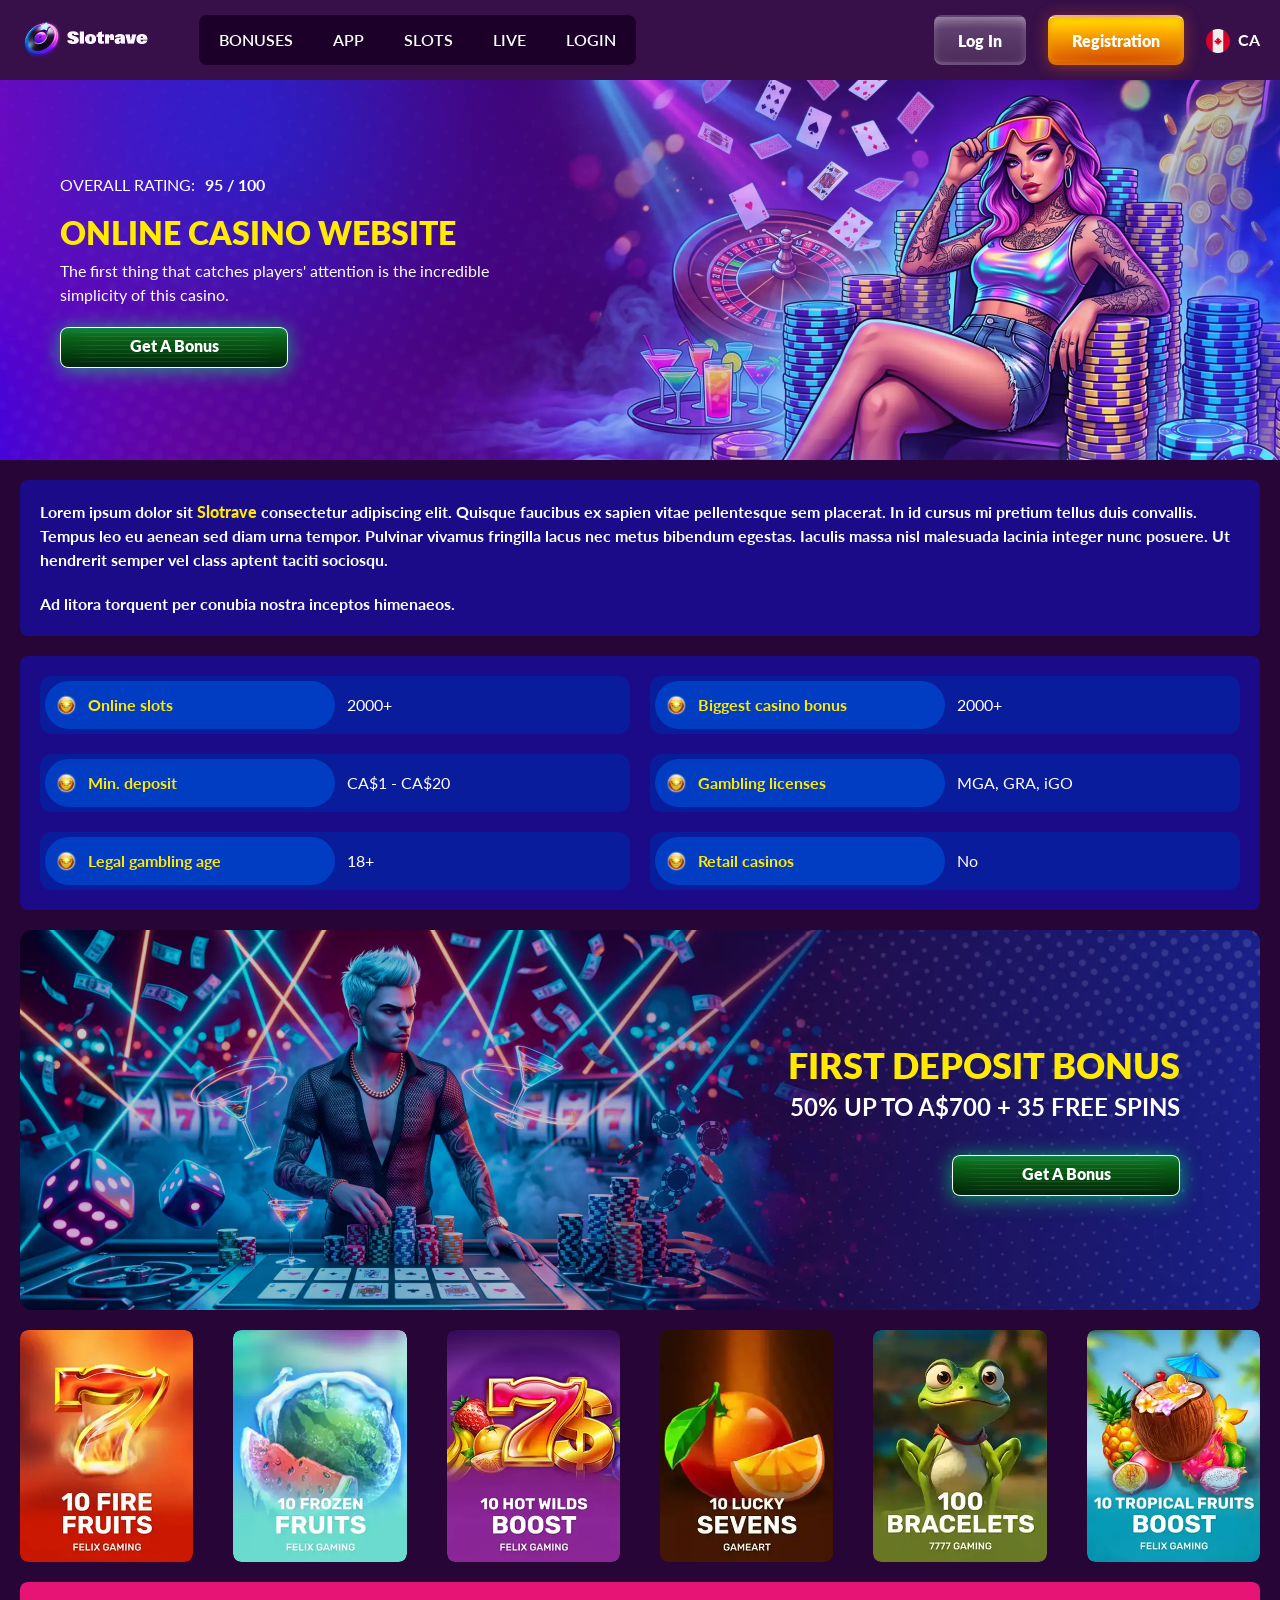
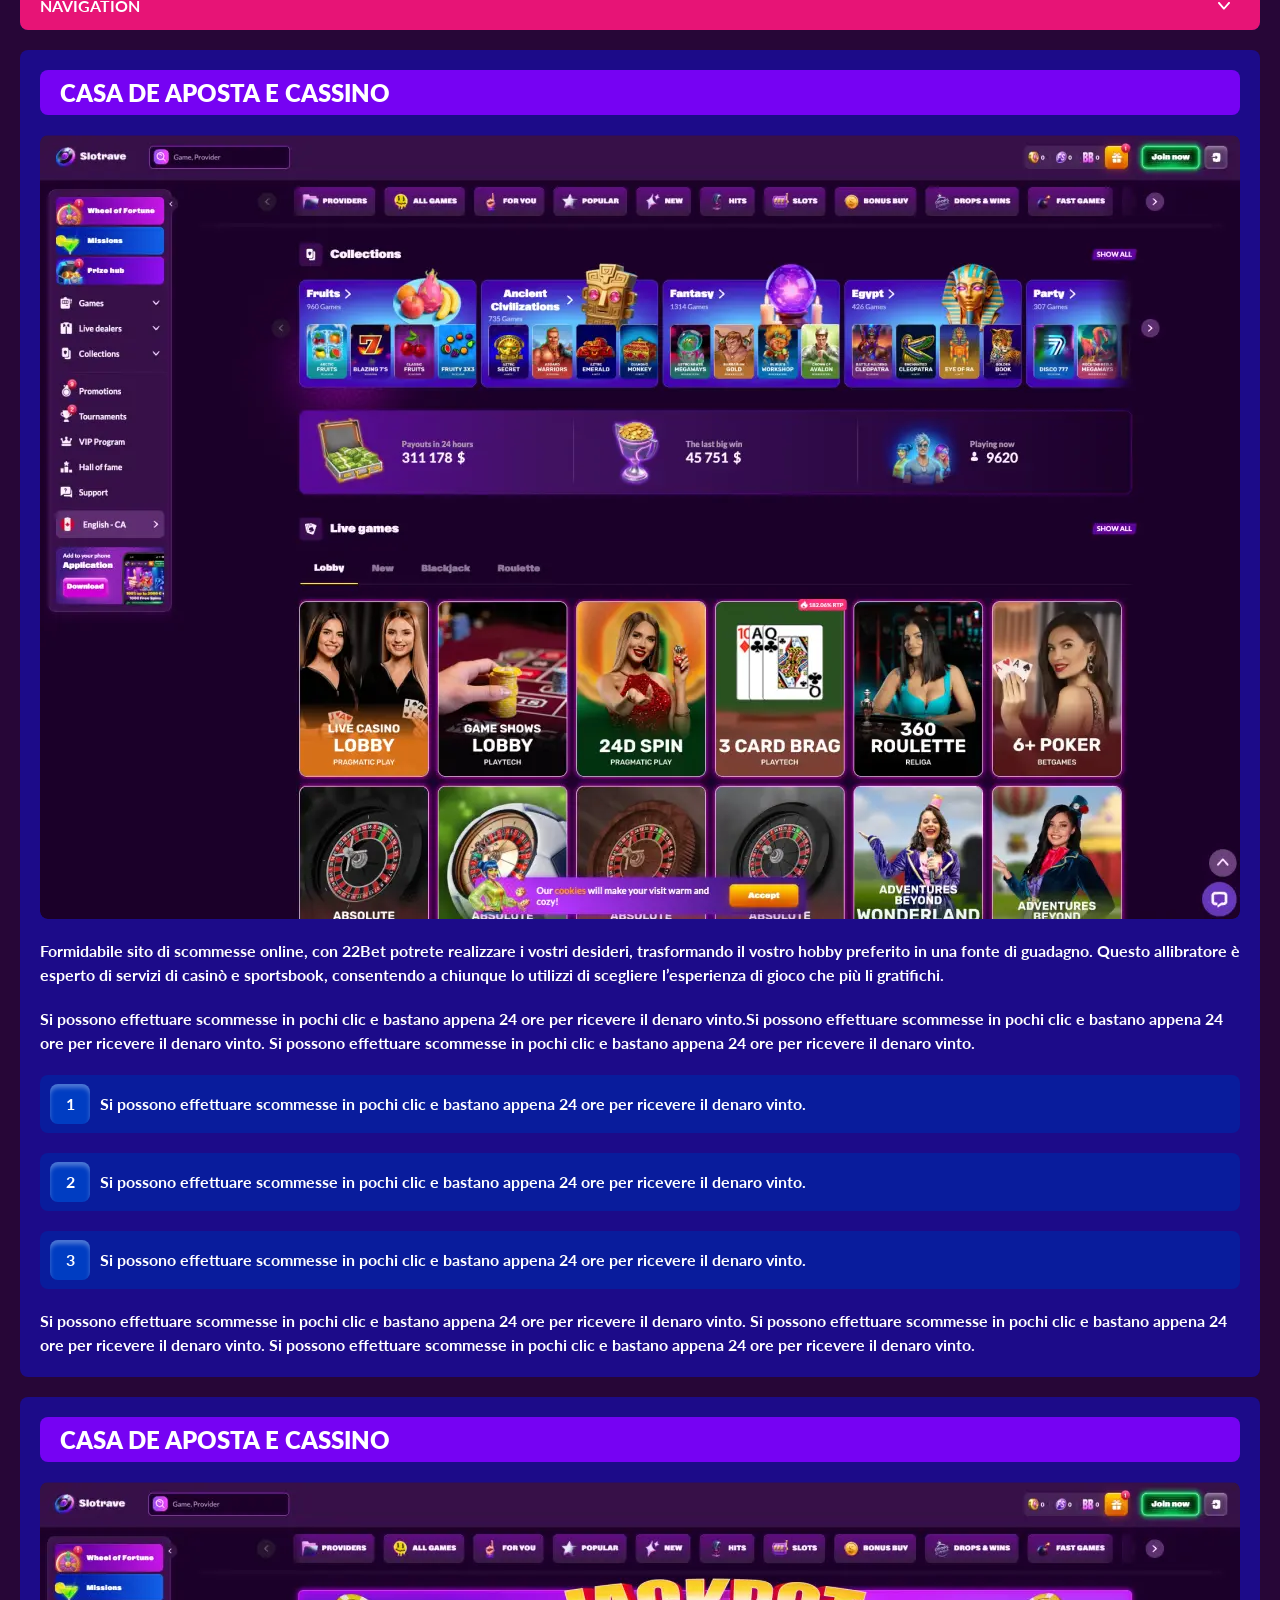
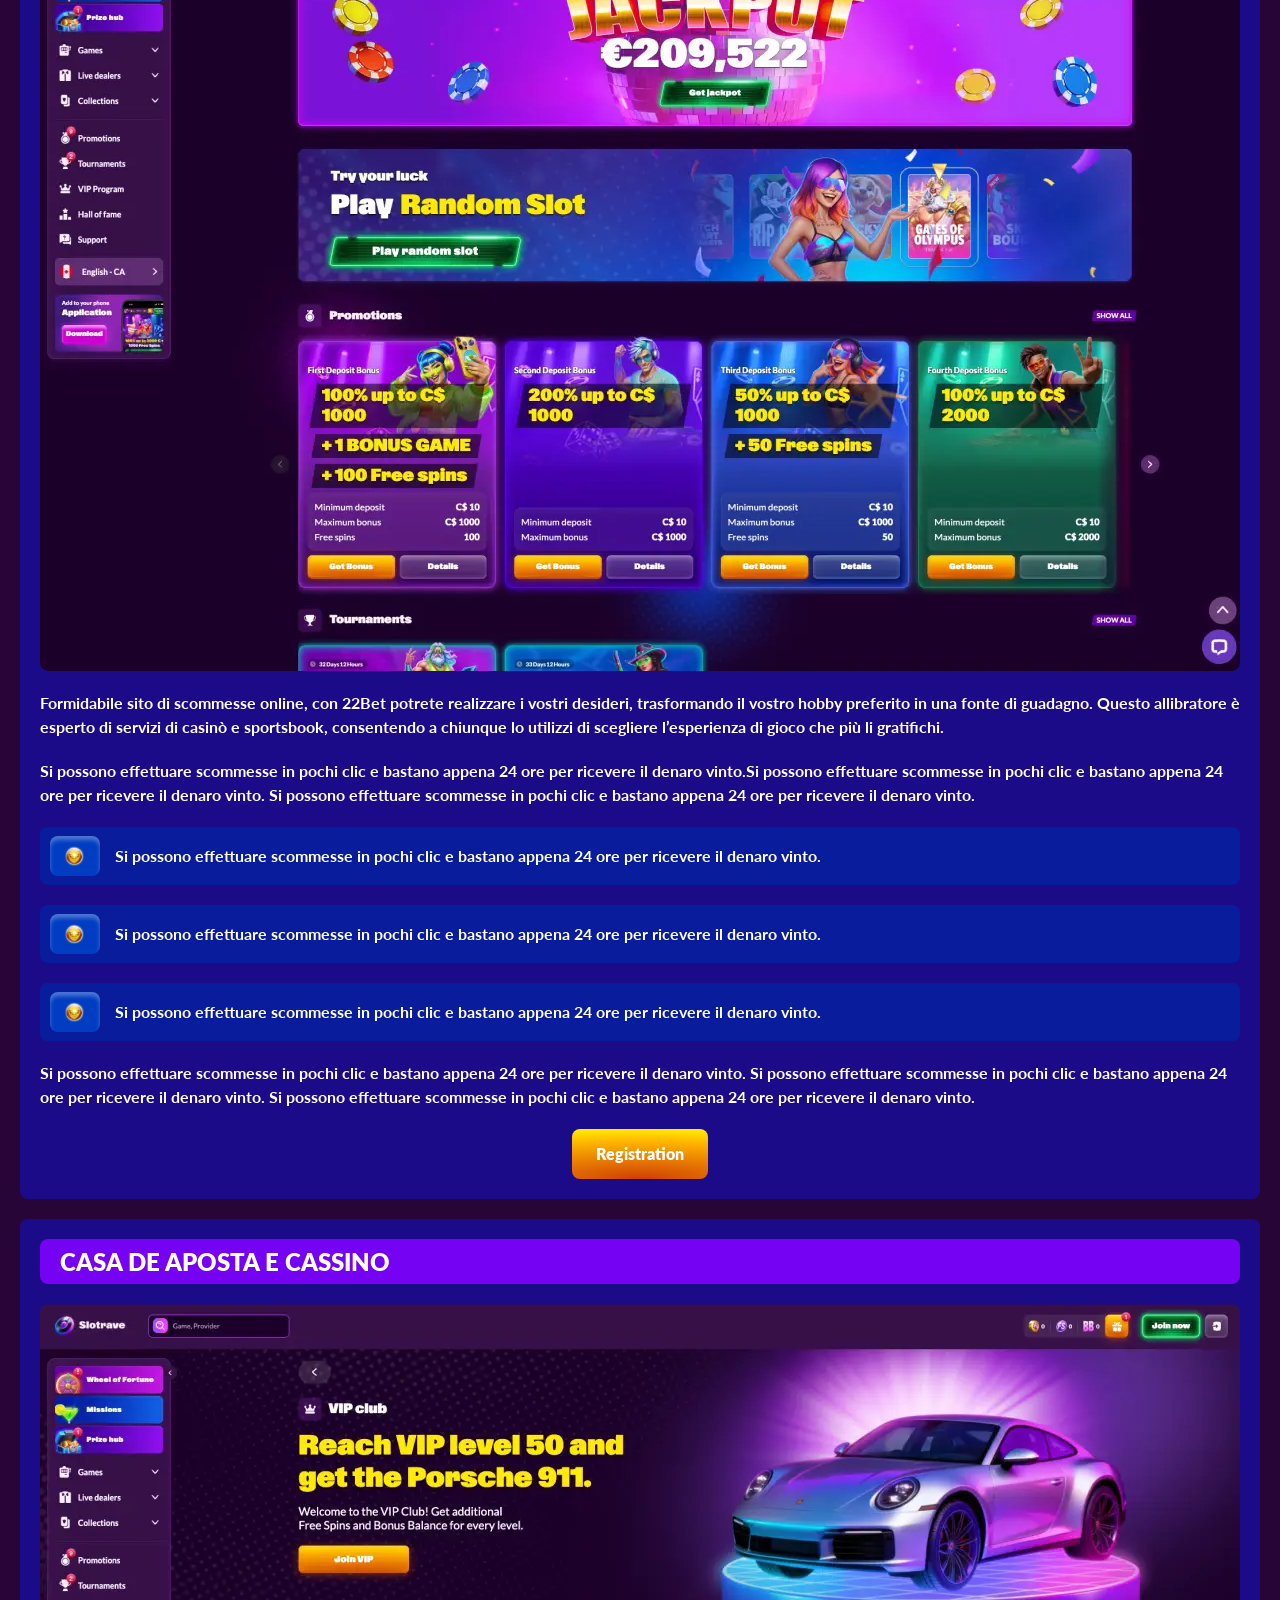
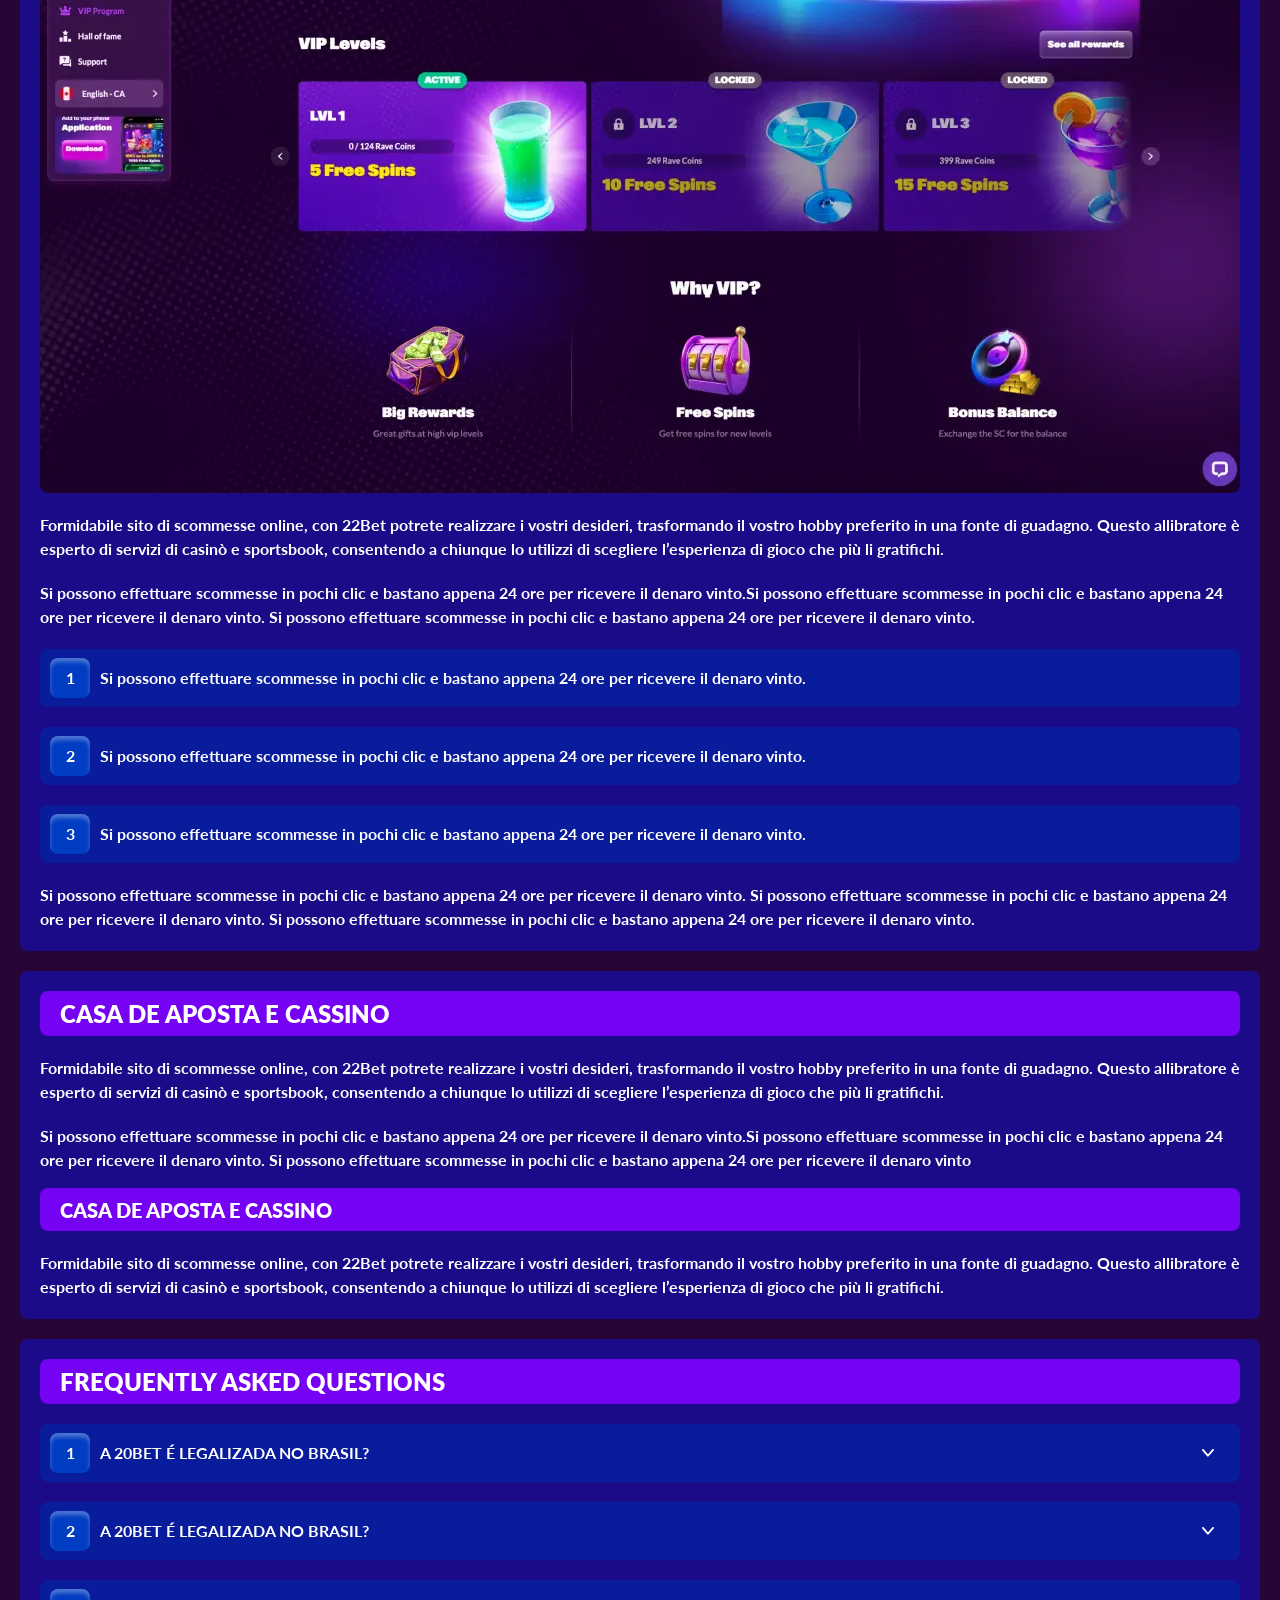
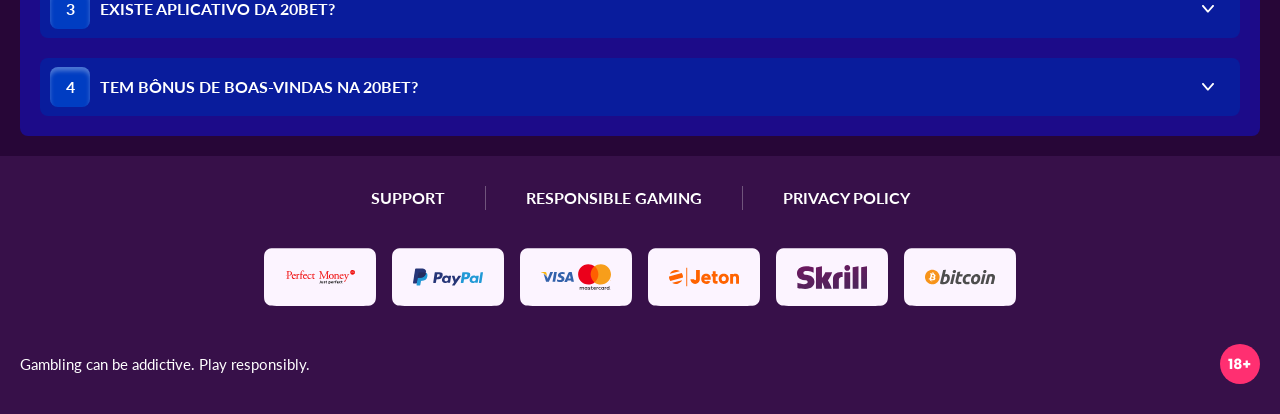
<file: index.html>
<!DOCTYPE html>
<html lang="ca">
  <head>
    <meta charset="UTF-8" />
   
    <meta name="viewport" content="width=device-width, initial-scale=1.0" />
    <title>Slotrave </title>
    <meta name="description" content />
    <meta property="og:site_name" content />
    <meta property="og:title" content />
    <meta property="og:type" content="website" />
    <meta property="og:url" content />
    <meta property="og:image" content />
    <meta property="og:image:alt" content />
    <meta property="og:locale" content="ca" />
    <meta property="og:description" content />
    <link rel="preconnect" href="https://fonts.googleapis.com" />
    <link rel="preconnect" href="https://fonts.gstatic.com" crossorigin="anonymous" />
 <link href="https://fonts.googleapis.com/css2?family=Lato:ital,wght@0,100;0,300;0,400;0,700;0,900;1,100;1,300;1,400;1,700;1,900&display=swap" rel="stylesheet">
   <link rel="stylesheet" href="./css/reset.css" />
    <link rel="stylesheet" href="./css/main.css" />
    <link rel="stylesheet" href="./css/media.css"/>
    <link rel="icon" href="./images/Group.png" type="image/x-icon"/>
    <script
    src="https://code.jquery.com/jquery-3.6.1.min.js"
    integrity="sha256-o88AwQnZB+VDvE9tvIXrMQaPlFFSUTR+nldQm1LuPXQ="
    crossorigin="anonymous"
  ></script>
  </head>
  <body>
    <header class="header">
      <section class="content header__content">
        <a href="./index.html" class="logo header__logo"
          ><img src="./images/logo.png" alt="logo" title
        /></a>
        <button class="header__btn-menu" >
          <svg width="16px" height="16px" viewBox="0 0 16 16" xmlns="http://www.w3.org/2000/svg">
              <rect y="0" width="16" height="3" rx="1.5"></rect>
              <rect y="6.5" width="16" height="3" rx="1.5"></rect>
              <rect y="13" width="16" height="3" rx="1.5"></rect>
            </svg>
        </button>

          <nav class="menu header__menu">
            <ul class="header__menu-list">
                
              <li class="" >
            
                <a href="./bonus.html" >
                <span>Bonuses</span>
              </a>
            
              </a>
            </li>
              <li>
                <a href="./app.html">
                 App
                </a>
              </li>
               <li>
                <a href="./slots.html">
               Slots
                </a>
              </li>
               <li>
                <a href="./live.html">
                live
                </a>
              </li>
               <li>
                <a href="./login.html">
                login
                </a>
              </li>
              
             
            </ul>
            <div class="header__button header__button-menu " >
              <a href="#" class="button  button__login-menu">log in</a>
              <a href="#" class="button button__menu">registration</a>
            </div>
           
          </nav>
            <a href="#" class="button button__login">log in</a>
            <a href="#" class="button button__singup">registration</a>
            <!-- <div id="clock" class="header__time">00:00</div> -->
            <a href="#" class="header__flag">
                <span><img src="./images/flag.png" alt="flag" title /></span>
                <span>ca</span>
              </a>
      </section>
    </header>
     <main class="main home main-page">
        <section class=" hero hero__page">
           
            <div class="background">
              <img src="./images/main/bg-main.webp" alt="hero" title />
              
            </div>
            <div class="hero__wrapper">
              <div class="hero__data">
                <div class="hero__rating" >
                  <p>Overall Rating:</p>
                 
                  <span >
                    <span >95</span>
                  <span>/</span> 
                  <span >100</span>
                  
                  </span>
                </div>
                <h1 class="title general hero__title">
                 Online Casino Website
                </h1>
                <p class="hero__text">The first thing that catches players' attention is the incredible simplicity of this casino.</p>
                <a href="#" class="button  hero__button">Get a Bonus</a>
               
              </div>
             
            </div>
          </section>
      <section class="main__wrap main__wrap-page">
       
       <section class="content__wrapper content__wrapper-page">

         
        
       
          <section class="content article">
            <p>
             Lorem ipsum dolor sit <a href="#">Slotrave</a> consectetur adipiscing elit. Quisque faucibus ex sapien vitae pellentesque sem placerat. In id cursus mi pretium tellus duis convallis. Tempus leo eu aenean sed diam urna tempor. Pulvinar vivamus fringilla lacus nec metus bibendum egestas. Iaculis massa nisl malesuada lacinia integer nunc posuere. Ut hendrerit semper vel class aptent taciti sociosqu.
            </p>
            <p>
             Ad litora torquent per conubia nostra inceptos himenaeos.
            </p>
          </section>
      <section class="content features">
           
              <table class="features__table">
               <tbody class="features__group">
                 
                   <tr>
                   <td><img src="./images/main/features-icon.webp" alt="icon" title>Online slots</td>
                   <td>2000+</td>
                  </tr>
                  <tr>
                   <td><img src="./images/main/features-icon.webp" alt="icon" title>Biggest casino bonus</td>
                   <td>2000+</td>
                  </tr>
                  <tr>
                   <td><img src="./images/main/features-icon.webp" alt="icon" title>Min. deposit</td>
                   <td>CA$1 - CA$20</td>
                  </tr>
              
                     <tr>
                     <td><img src="./images/main/features-icon.webp" alt="icon" title>Gambling licenses</td>
                     <td>MGA, GRA, iGO</td>
                   </tr>
                   <tr>
                     <td><img src="./images/main/features-icon.webp" alt="icon" title>Legal gambling age</td>
                     <td>18+</td>
                   </tr>
                   <tr>
                     <td><img src="./images/main/features-icon.webp" alt="icon" title>Retail casinos</td>
                     <td>No</td>
                   </tr>
                
               </tbody>
             </table>
            
         
           </section>  

        
             
             <section class="content banner banner-main">
            <div class="background ">
              
              <img src="./images/main/banner-main.webp" alt="banner" title />
              
            </div>
            <div class="banner__info">
              
              <h2 class="title high banner__title-main">
                  
               first Deposit Bonus
              </h2>
            <p class="banner__subtitle">50% up to A$700 + 35 Free spins</p>
              <a href="#" class="button banner__button">Get a Bonus</a>
            </div>
          </section>
          
           <section class="content casino">
           
              <ul class="casino__list ">
                <li class="casino__item">
                    <a href="#"><div class="casino__wrapper">
                      <img class="casino__img" src="./images/main/card-main1.webp" alt="" title>
                    <div class="casino__hover casino__hover-live">
                        
                        <div class="casino-box">
                            
                        <span  class="button  casino__buttons"><img src="./images/card-button.svg" alt="" title></span>
                        </div>
                    </div>
                    </div>
                    </a>
                </li>
                <li class="casino__item">
                  <a href="#"><div class="casino__wrapper">
                      <img class="casino__img" src="./images/main/card-main2.webp" alt="" title>
                    <div class="casino__hover casino__hover-live">
                        
                        <div class="casino-box">
                            
                        <span  class="button  casino__buttons"><img src="./images/card-button.svg" alt="" title></span>
                        </div>
                    </div>
                    </div>
                    </a>
              </li>
              <li class="casino__item">
              <a href="#"><div class="casino__wrapper">
                      <img class="casino__img" src="./images/main/card-main3.webp" alt="" title>
                    <div class="casino__hover casino__hover-live">
                        
                        <div class="casino-box">
                            
                        <span  class="button  casino__buttons"><img src="./images/card-button.svg" alt="" title></span>
                        </div>
                    </div>
                    </div>
                    </a>
            </li>
             <li class="casino__item">
                <a href="#"><div class="casino__wrapper">
                      <img class="casino__img" src="./images/main/card-main4.webp" alt="" title>
                    <div class="casino__hover casino__hover-live">
                        
                        <div class="casino-box">
                            
                        <span  class="button  casino__buttons"><img src="./images/card-button.svg" alt="" title></span>
                        </div>
                    </div>
                    </div>
                    </a>
            </li>
             <li class="casino__item">
                <a href="#"><div class="casino__wrapper">
                      <img class="casino__img" src="./images/main/card-main5.webp" alt="" title>
                    <div class="casino__hover casino__hover-live">
                        
                        <div class="casino-box">
                            
                        <span  class="button  casino__buttons"><img src="./images/card-button.svg" alt="" title></span>
                        </div>
                    </div>
                    </div>
                    </a>
            </li>
             <li class="casino__item">
                <a href="#"><div class="casino__wrapper">
                      <img class="casino__img" src="./images/main/card-main6.webp" alt="" title>
                    <div class="casino__hover casino__hover-live">
                        
                        <div class="casino-box">
                            
                        <span  class="button  casino__buttons"><img src="./images/card-button.svg" alt="" title></span>
                        </div>
                    </div>
                    </div>
                    </a>
            </li>
        

              </ul>
         </section>
              <section class="content menu-review__content">
              

            
                <div class="menu__review-desk menu__review-content">Navigation</div>
                <ul class="menu__review menu__review-list">
                  <li><a href="#">Lorem ipsum dolor sit</a></li>
                    <li><a href="#">Amet consectetur adipiscing</a></li>
                      <li><a href="#">Quisque faucibus ex sapien vitae</a></li>
                        <li><a href="#">Ut hendrerit sempero</a></li>
                          <li><a href="#">Pulvinar vivamus fringilla</a></li>
                           <li><a href="#">Ad litora torquent per conubia</a></li>
                         
                          
                </ul>
             
          
          </section>
          
        
          <section class="content article">
            <h2 class="title high article__title">Casa de Aposta e Cassino</h2>
             <div class="images">
              <img src="./images/main/image1-main.webp" alt="banner" title />
            </div>
            <p>
             Formidabile sito di scommesse online, con 22Bet potrete realizzare i vostri desideri, trasformando il vostro hobby preferito in una fonte di guadagno. Questo allibratore è esperto di servizi di casinò e sportsbook, consentendo a chiunque lo utilizzi di scegliere l’esperienza di gioco che più li gratifichi.
            </p>
            <p>
             Si possono effettuare scommesse in pochi clic e bastano appena 24 ore per ricevere il denaro vinto.Si possono effettuare scommesse in pochi clic e bastano appena 24 ore per ricevere il denaro vinto. Si possono effettuare scommesse in pochi clic e bastano appena 24 ore per ricevere il denaro vinto.
            </p>
           <ol>
              <li>Si possono effettuare scommesse in pochi clic e bastano appena 24 ore per ricevere il denaro vinto.</li>
              <li>Si possono effettuare scommesse in pochi clic e bastano appena 24 ore per ricevere il denaro vinto.</li>
              <li>Si possono effettuare scommesse in pochi clic e bastano appena 24 ore per ricevere il denaro vinto.</li>
            </ol>
            <p>Si possono effettuare scommesse in pochi clic e bastano appena 24 ore per ricevere il denaro vinto. Si possono effettuare scommesse in pochi clic e bastano appena 24 ore per ricevere il denaro vinto. Si possono effettuare scommesse in pochi clic e bastano appena 24 ore per ricevere il denaro vinto.</p>
          </section>
           <section class="content article">
            <h2 class="title high article__title">Casa de Aposta e Cassino</h2>
             <div class="images">
              <img src="./images/main/image2-main.webp" alt="banner" title />
            </div>
            <p>
             Formidabile sito di scommesse online, con 22Bet potrete realizzare i vostri desideri, trasformando il vostro hobby preferito in una fonte di guadagno. Questo allibratore è esperto di servizi di casinò e sportsbook, consentendo a chiunque lo utilizzi di scegliere l’esperienza di gioco che più li gratifichi.
            </p>
            <p>
             Si possono effettuare scommesse in pochi clic e bastano appena 24 ore per ricevere il denaro vinto.Si possono effettuare scommesse in pochi clic e bastano appena 24 ore per ricevere il denaro vinto. Si possono effettuare scommesse in pochi clic e bastano appena 24 ore per ricevere il denaro vinto.
            </p>
           <ul>
              <li>Si possono effettuare scommesse in pochi clic e bastano appena 24 ore per ricevere il denaro vinto.</li>
              <li>Si possono effettuare scommesse in pochi clic e bastano appena 24 ore per ricevere il denaro vinto.</li>
              <li>Si possono effettuare scommesse in pochi clic e bastano appena 24 ore per ricevere il denaro vinto.</li>
            </ul>
            <p>Si possono effettuare scommesse in pochi clic e bastano appena 24 ore per ricevere il denaro vinto. Si possono effettuare scommesse in pochi clic e bastano appena 24 ore per ricevere il denaro vinto. Si possono effettuare scommesse in pochi clic e bastano appena 24 ore per ricevere il denaro vinto.</p>
         <a href="#" class="button">Registration</a>
          </section>
           <section class="content article">
            <h2 class="title high article__title">Casa de Aposta e Cassino</h2>
             <div class="images">
              <img src="./images/main/image3-main.webp" alt="banner" title />
            </div>
            <p>
             Formidabile sito di scommesse online, con 22Bet potrete realizzare i vostri desideri, trasformando il vostro hobby preferito in una fonte di guadagno. Questo allibratore è esperto di servizi di casinò e sportsbook, consentendo a chiunque lo utilizzi di scegliere l’esperienza di gioco che più li gratifichi.
            </p>
            <p>
             Si possono effettuare scommesse in pochi clic e bastano appena 24 ore per ricevere il denaro vinto.Si possono effettuare scommesse in pochi clic e bastano appena 24 ore per ricevere il denaro vinto. Si possono effettuare scommesse in pochi clic e bastano appena 24 ore per ricevere il denaro vinto.
            </p>
           <ol>
              <li>Si possono effettuare scommesse in pochi clic e bastano appena 24 ore per ricevere il denaro vinto.</li>
              <li>Si possono effettuare scommesse in pochi clic e bastano appena 24 ore per ricevere il denaro vinto.</li>
              <li>Si possono effettuare scommesse in pochi clic e bastano appena 24 ore per ricevere il denaro vinto.</li>
            </ol>
            <p>Si possono effettuare scommesse in pochi clic e bastano appena 24 ore per ricevere il denaro vinto. Si possono effettuare scommesse in pochi clic e bastano appena 24 ore per ricevere il denaro vinto. Si possono effettuare scommesse in pochi clic e bastano appena 24 ore per ricevere il denaro vinto.</p>
          </section>
           <section class="content article">
            <h2 class="title high article__title">Casa de Aposta e Cassino</h2>
            <p>Formidabile sito di scommesse online, con 22Bet potrete realizzare i vostri desideri, trasformando il vostro hobby preferito in una fonte di guadagno. Questo allibratore è esperto di servizi di casinò e sportsbook, consentendo a chiunque lo utilizzi di scegliere l’esperienza di gioco che più li gratifichi.</p>
            <p>Si possono effettuare scommesse in pochi clic e bastano appena 24 ore per ricevere il denaro vinto.Si possono effettuare scommesse in pochi clic e bastano appena 24 ore per ricevere il denaro vinto. Si possono effettuare scommesse in pochi clic e bastano appena 24 ore per ricevere il denaro vinto</p>
            <h3>Casa de Aposta e Cassino</h3>
            <p>Formidabile sito di scommesse online, con 22Bet potrete realizzare i vostri desideri, trasformando il vostro hobby preferito in una fonte di guadagno. Questo allibratore è esperto di servizi di casinò e sportsbook, consentendo a chiunque lo utilizzi di scegliere l’esperienza di gioco che più li gratifichi.</p>
           </section>

          <section class="content faq">
            <h2 class="title high faq__title">Frequently Asked Questions</h2>
            <ol class="faq__list " >
              <li class="faq__item"  >
                <h3 class="title medium faq__subtitle js-button-expander js-button-expander--faq"  >A 20Bet é legalizada no Brasil?
                 </h3>
                <div  class="faq__answer js-expand-content js-expand-content--faq" >
                  <p  >
                    Sim, a casa de apostas tem licença emitida por Curaçao, que é reconhecida no Brasil e a permite atuar por aqui.
                  </p>
                </div>
              </li>
              <li class="faq__item"  >
                <h3 class="title medium faq__subtitle js-button-expander js-button-expander--faq"  >A 20Bet é legalizada no Brasil?</h3>
                <div class="faq__answer js-expand-content js-expand-content--faq" >
                  <p  >
                    Sim, a casa de apostas tem licença emitida por Curaçao, que é reconhecida no Brasil e a permite atuar por aqui.
                  </p>
                </div>
              </li> 
              <li class="faq__item"  >
                <h3 class="title medium faq__subtitle js-button-expander js-button-expander--faq"  >Existe aplicativo da 20Bet?</h3>
                <div class="faq__answer js-expand-content js-expand-content--faq" >
                  <p  >
                   Sim, disponível para sistemas operacionais iOS e Android.
                  </p>
                </div>
              </li> 
              <li class="faq__item"  >
                <h3 class="title medium faq__subtitle js-button-expander js-button-expander--faq"  >Tem bônus de boas-vindas na 20Bet?</h3>
                <div class="faq__answer js-expand-content js-expand-content--faq" >
                  <p  >
                   O pacote especial para novos usuários da 20Bet paga 100% sobre o primeiro depósito, com limite de 600 BRL.
                  </p>
                </div>
              </li> 
             
            </ol>
          </section>
          
        </section> 
      
        <div class=""  onclick="scrollToTop()">
          <button class="main__arrow" id="scrollToTopBtn"></button>
        </div> 
        
      </section>
    </main> 
     <footer class=" footer ">
      <section class="content footer__content">
        <ul class="footer__menu">
         <li><a href="./support.html">Support</a></li>
         <li><a href="./responsible.html">Responsible Gaming</a></li>
         <li><a href="./policy.html">Privacy Policy</a></li>
         
        </ul>
       
          <ul class="footer__cards-list">
           
            <li>
              <a href="#"
                ><img src="./images/footer-img1.svg" alt="card" title
              /></a>
            </li>
           <li>
              <a href="#"
                ><img src="./images/footer-img2.svg" alt="card" title
              /></a>
            </li> <li>
              <a href="#"
                ><img src="./images/footer-img3.svg" alt="card" title
              /></a>
            </li> <li>
              <a href="#"
                ><img src="./images/footer-img4.svg" alt="card" title
              /></a>
            </li> <li>
              <a href="#"
                ><img src="./images/footer-img5.svg" alt="card" title
              /></a>
            </li> <li>
              <a href="#"
                ><img src="./images/footer-img6.svg" alt="card" title
              /></a>
            </li>
          </ul>
       
        <div class="footer__wrapp">
          <div class="footer__text">
           
            <p>Gambling can be addictive. Play responsibly. 
</p>
           
          </div>
          <div class="footer__age">
            <img src="./images/age.svg" alt="age" title />
          </div>
        </div>
      
      </section>
    </footer>
    <script src="./js/arrowUp.js" defer></script>
    <script src="./js/sidebar.js" defer></script>
    <script src="./js/expander.js" defer></script>
    <script src="./js/mobile-menu.js" defer></script>
    <!-- <script src="./js/clock.js" defer></script> -->
  </body>
</html>
</file>
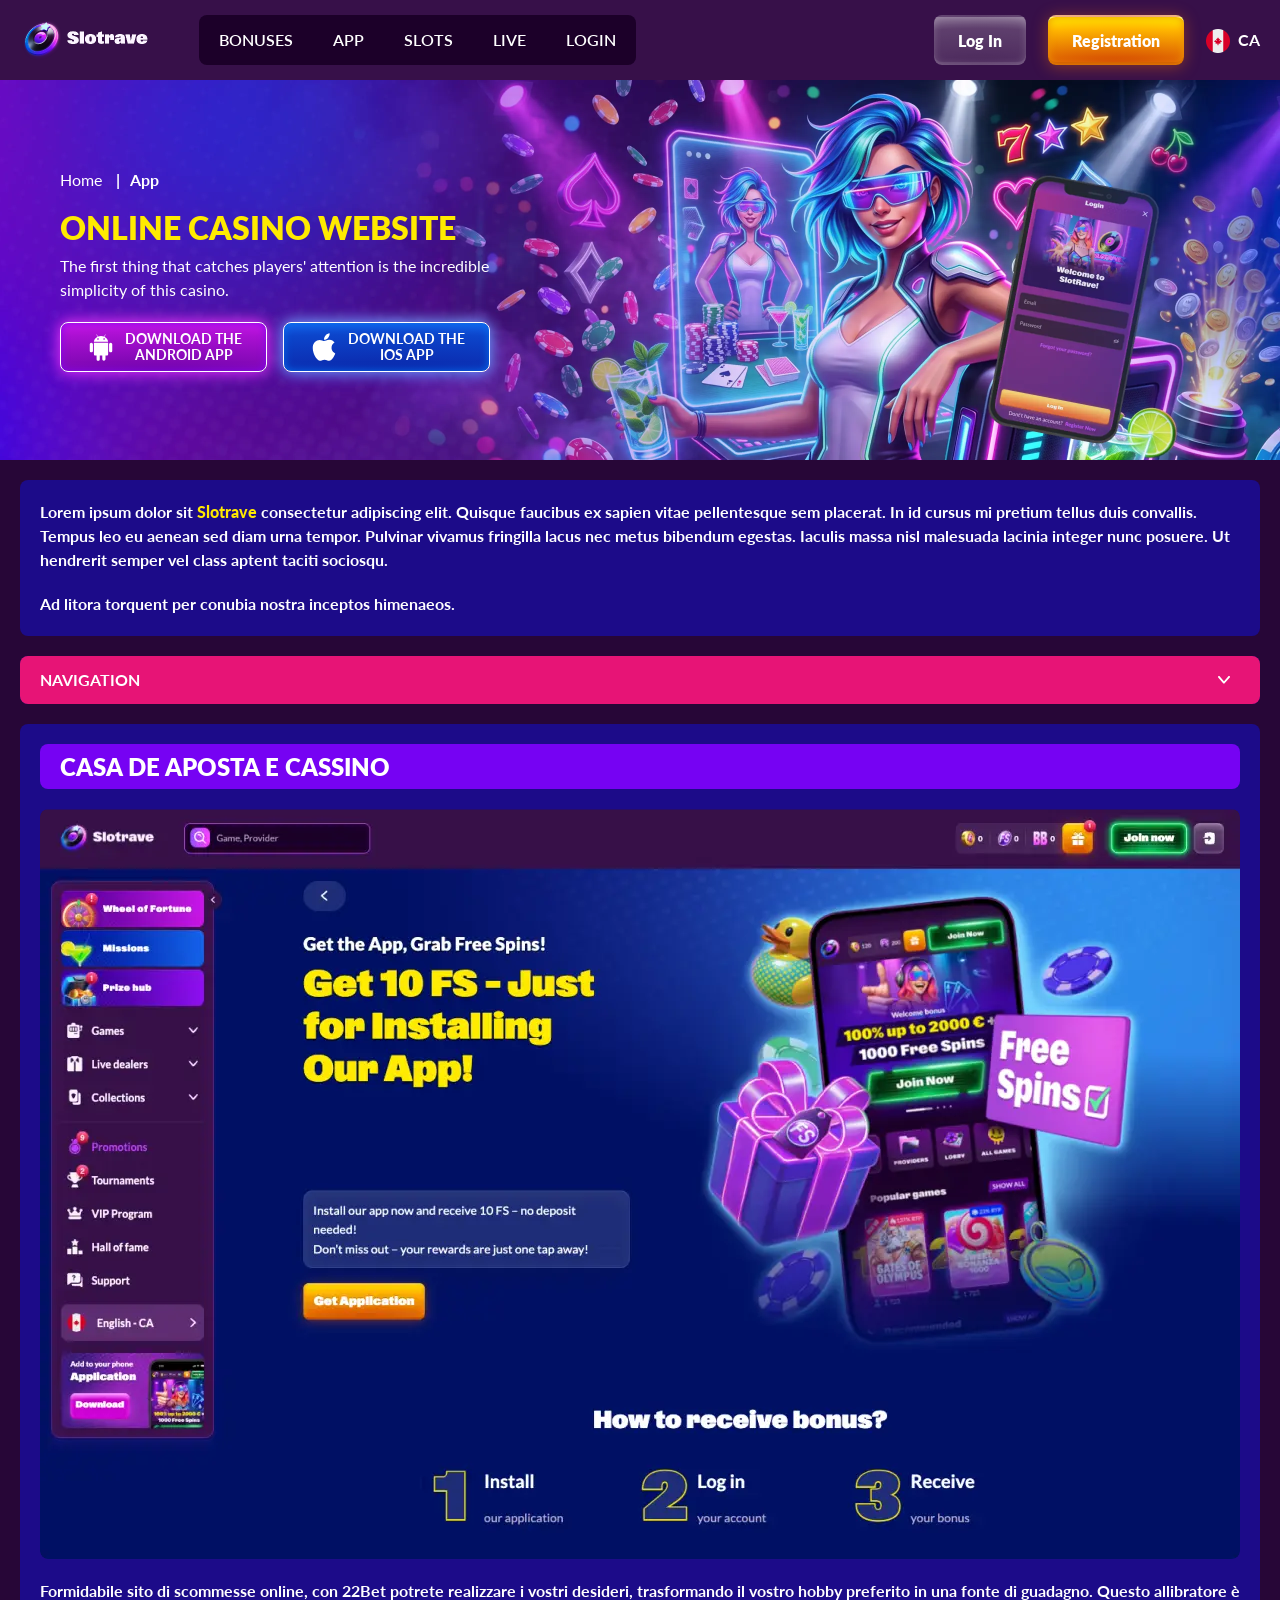
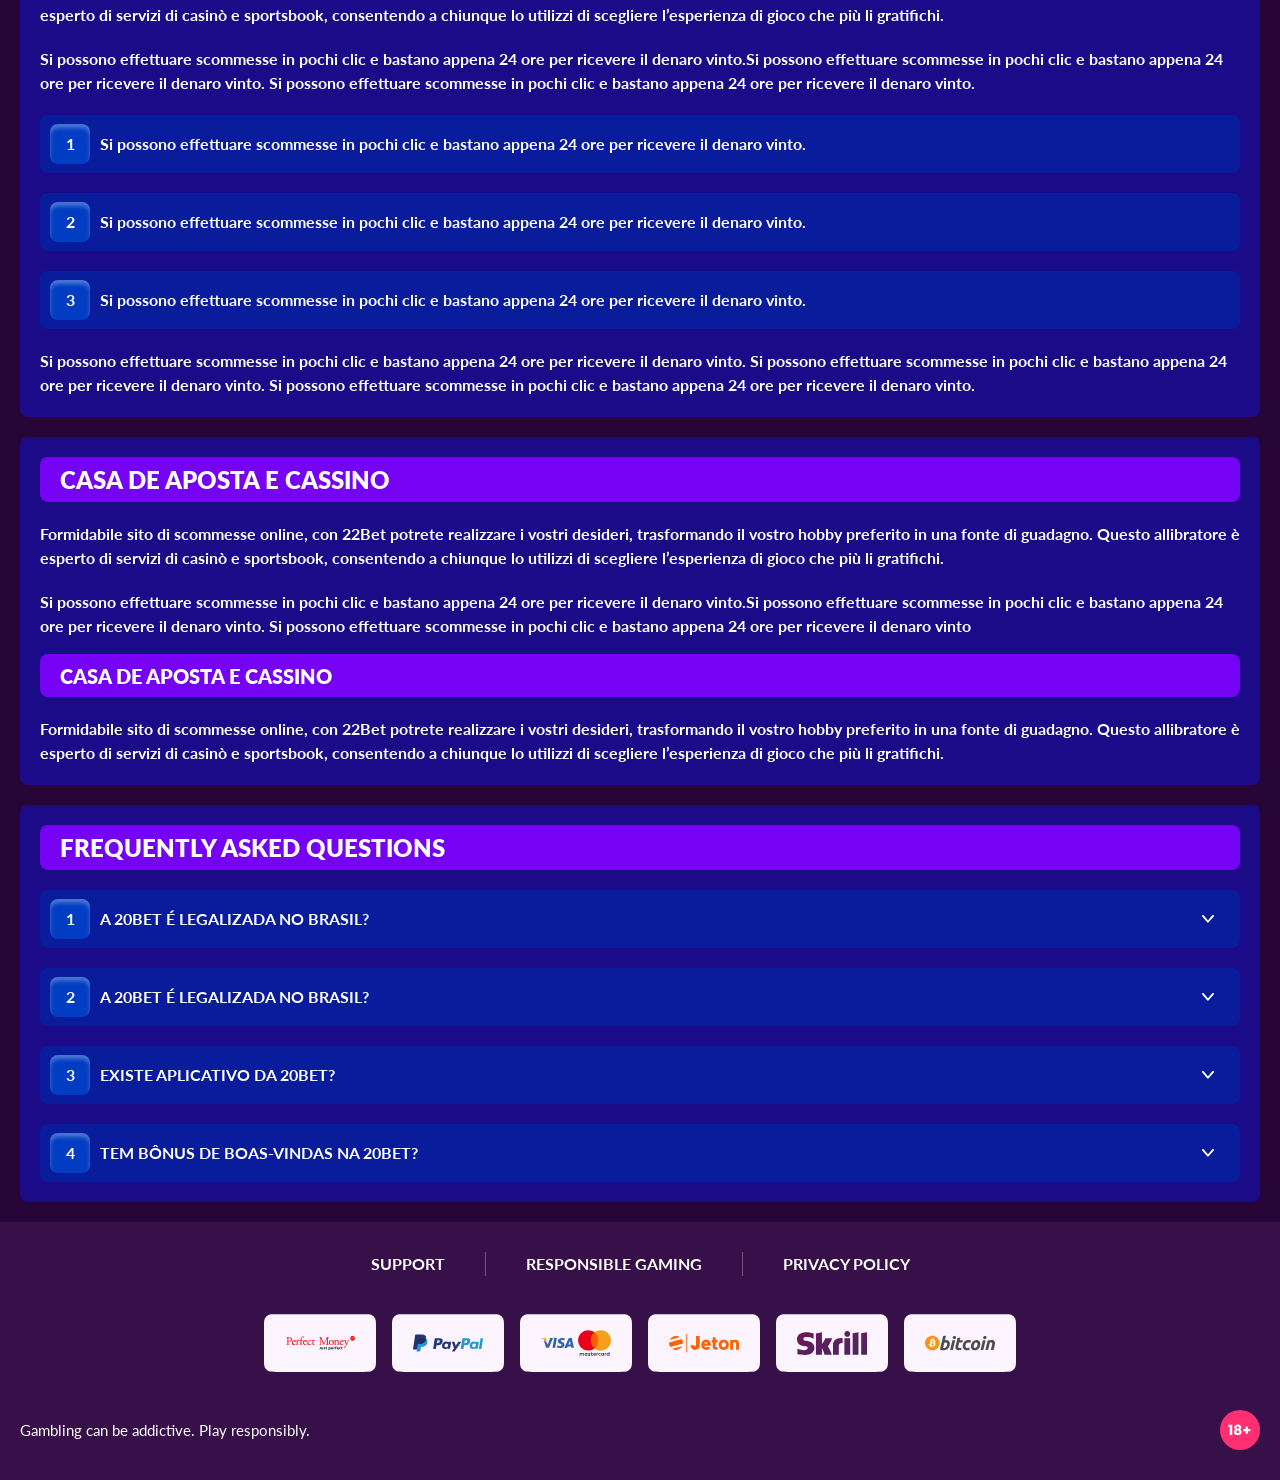
<file: app.html>
<!DOCTYPE html>
<html lang="ca">
  <head>
    <meta charset="UTF-8" />
   
    <meta name="viewport" content="width=device-width, initial-scale=1.0" />
    <title>Slotrave </title>
    <meta name="description" content />
    <meta property="og:site_name" content />
    <meta property="og:title" content />
    <meta property="og:type" content="website" />
    <meta property="og:url" content />
    <meta property="og:image" content />
    <meta property="og:image:alt" content />
    <meta property="og:locale" content="ca" />
    <meta property="og:description" content />
    <link rel="preconnect" href="https://fonts.googleapis.com" />
    <link rel="preconnect" href="https://fonts.gstatic.com" crossorigin="anonymous" />
  <link href="https://fonts.googleapis.com/css2?family=Lato:ital,wght@0,100;0,300;0,400;0,700;0,900;1,100;1,300;1,400;1,700;1,900&display=swap" rel="stylesheet">

   <link rel="stylesheet" href="./css/reset.css" />
    <link rel="stylesheet" href="./css/main.css" />
    <link rel="stylesheet" href="./css/media.css"/>
    <link rel="icon" href="./images/Group.png" type="image/x-icon"/>
    <script
    src="https://code.jquery.com/jquery-3.6.1.min.js"
    integrity="sha256-o88AwQnZB+VDvE9tvIXrMQaPlFFSUTR+nldQm1LuPXQ="
    crossorigin="anonymous"
  ></script>
  </head>
  <body>
    <header class="header">
      <section class="content header__content">
        <a href="./index.html" class="logo header__logo"
          ><img src="./images/logo.png" alt="logo" title
        /></a>
        <button class="header__btn-menu" >
          <svg width="16px" height="16px" viewBox="0 0 16 16" xmlns="http://www.w3.org/2000/svg">
              <rect y="0" width="16" height="3" rx="1.5"></rect>
              <rect y="6.5" width="16" height="3" rx="1.5"></rect>
              <rect y="13" width="16" height="3" rx="1.5"></rect>
            </svg>
        </button>

          <nav class="menu header__menu">
          <ul class="header__menu-list">
                
              <li class="" >
            
                <a href="./bonus.html" >
                <span>Bonuses</span>
              </a>
            
              </a>
            </li>
              <li>
                <a href="./app.html">
                 App
                </a>
              </li>
               <li>
                <a href="./slots.html">
               Slots
                </a>
              </li>
               <li>
                <a href="./live.html">
                live
                </a>
              </li>
               <li>
                <a href="./login.html">
                login
                </a>
              </li>
              
             
            </ul>
            <div class="header__button header__button-menu " >
              <a href="#" class="button  button__login-menu">log in</a>
              <a href="#" class="button button__menu">registration</a>
            </div>
           
          </nav>
            <a href="#" class="button button__login">log in</a>
            <a href="#" class="button button__singup">registration</a>
            <!-- <div id="clock" class="header__time">00:00</div> -->
            <a href="#" class="header__flag">
                <span><img src="./images/flag.png" alt="flag" title /></span>
                <span>ca</span>
              </a>
      </section>
    </header>
     <main class="main home main-page">
        <section class=" hero hero__page">
           
            <div class="background ">
              <img src="./images/app/bg-app.webp" alt="hero" title />
              
            </div>
            <div class="hero__wrapper hero__wrapper-page">
              <div class="hero__data hero__data-bonus">
                <ul
                class="breadcrumbs "
                
              >
                <li
                  
                >
                  <a href="#" >
                    <span >Home</span></a
                  >
                 
                </li>
                <li
                  
                >
                  <a href="/" > <span >App</span></a>
                 
                </li>
              </ul>
                <h1 class="title general hero__title">
                  Online Casino Website
                </h1>
                 <p class="hero__text">The first thing that catches players' attention is the incredible simplicity of this casino.</p>
               
              <div class="banner__content banner__content-app">
             
                  <a href="#" class="banner__btn banner__btn-app">
                    <img src="./images/main/apple-app.svg" alt="icon" title>
                   Download the </br>
IOS app
                  </a>
                  <a href="#" class="banner__btn banner__btn-android"
                    > <img src="./images/main/android-app.svg" alt="icon" title>Download the  </br>
 Android app</a
                  >
                </div>
              </div>
             
            </div>
          </section>
      <section class="main__wrap main__wrap-page">
       
       <section class="content__wrapper content__wrapper-page">

         
        
       
          <section class="content article">
            <p>
             Lorem ipsum dolor sit <a href="#">Slotrave</a> consectetur adipiscing elit. Quisque faucibus ex sapien vitae pellentesque sem placerat. In id cursus mi pretium tellus duis convallis. Tempus leo eu aenean sed diam urna tempor. Pulvinar vivamus fringilla lacus nec metus bibendum egestas. Iaculis massa nisl malesuada lacinia integer nunc posuere. Ut hendrerit semper vel class aptent taciti sociosqu.
            </p>
            <p>
             Ad litora torquent per conubia nostra inceptos himenaeos.
            </p>
          </section>
         
       <section class="content menu-review__content">
              

            
                <div class="menu__review-desk menu__review-content">Navigation</div>
                <ul class="menu__review menu__review-list">
                  <li><a href="#">Lorem ipsum dolor sit</a></li>
                    <li><a href="#">Amet consectetur adipiscing</a></li>
                      <li><a href="#">Quisque faucibus ex sapien vitae</a></li>
                        <li><a href="#">Ut hendrerit sempero</a></li>
                          <li><a href="#">Pulvinar vivamus fringilla</a></li>
                           <li><a href="#">Ad litora torquent per conubia</a></li>
                         
                          
                </ul>
             
          
          </section>
        
          <section class="content article">
            <h2 class="title high article__title">Casa de Aposta e Cassino</h2>
             <div class="images">
              <img src="./images/app/image1-app.webp" alt="banner" title />
            </div>
            <p>
             Formidabile sito di scommesse online, con 22Bet potrete realizzare i vostri desideri, trasformando il vostro hobby preferito in una fonte di guadagno. Questo allibratore è esperto di servizi di casinò e sportsbook, consentendo a chiunque lo utilizzi di scegliere l’esperienza di gioco che più li gratifichi.
            </p>
            <p>
             Si possono effettuare scommesse in pochi clic e bastano appena 24 ore per ricevere il denaro vinto.Si possono effettuare scommesse in pochi clic e bastano appena 24 ore per ricevere il denaro vinto. Si possono effettuare scommesse in pochi clic e bastano appena 24 ore per ricevere il denaro vinto.
            </p>
           <ol>
              <li>Si possono effettuare scommesse in pochi clic e bastano appena 24 ore per ricevere il denaro vinto.</li>
              <li>Si possono effettuare scommesse in pochi clic e bastano appena 24 ore per ricevere il denaro vinto.</li>
              <li>Si possono effettuare scommesse in pochi clic e bastano appena 24 ore per ricevere il denaro vinto.</li>
            </ol>
            <p>Si possono effettuare scommesse in pochi clic e bastano appena 24 ore per ricevere il denaro vinto. Si possono effettuare scommesse in pochi clic e bastano appena 24 ore per ricevere il denaro vinto. Si possono effettuare scommesse in pochi clic e bastano appena 24 ore per ricevere il denaro vinto.</p>
          </section>
         
         
           <section class="content article">
            <h2 class="title high article__title">Casa de Aposta e Cassino</h2>
            <p>Formidabile sito di scommesse online, con 22Bet potrete realizzare i vostri desideri, trasformando il vostro hobby preferito in una fonte di guadagno. Questo allibratore è esperto di servizi di casinò e sportsbook, consentendo a chiunque lo utilizzi di scegliere l’esperienza di gioco che più li gratifichi.</p>
            <p>Si possono effettuare scommesse in pochi clic e bastano appena 24 ore per ricevere il denaro vinto.Si possono effettuare scommesse in pochi clic e bastano appena 24 ore per ricevere il denaro vinto. Si possono effettuare scommesse in pochi clic e bastano appena 24 ore per ricevere il denaro vinto</p>
            <h3>Casa de Aposta e Cassino</h3>
            <p>Formidabile sito di scommesse online, con 22Bet potrete realizzare i vostri desideri, trasformando il vostro hobby preferito in una fonte di guadagno. Questo allibratore è esperto di servizi di casinò e sportsbook, consentendo a chiunque lo utilizzi di scegliere l’esperienza di gioco che più li gratifichi.</p>
           </section>

          <section class="content faq">
            <h2 class="title high faq__title">Frequently Asked Questions</h2>
            <ul class="faq__list " >
              <li class="faq__item"  >
                <h3 class="title medium faq__subtitle js-button-expander js-button-expander--faq"  >A 20Bet é legalizada no Brasil?
                 </h3>
                <div  class="faq__answer js-expand-content js-expand-content--faq" >
                  <p  >
                    Sim, a casa de apostas tem licença emitida por Curaçao, que é reconhecida no Brasil e a permite atuar por aqui.
                  </p>
                </div>
              </li>
              <li class="faq__item"  >
                <h3 class="title medium faq__subtitle js-button-expander js-button-expander--faq"  >A 20Bet é legalizada no Brasil?</h3>
                <div class="faq__answer js-expand-content js-expand-content--faq" >
                  <p  >
                    Sim, a casa de apostas tem licença emitida por Curaçao, que é reconhecida no Brasil e a permite atuar por aqui.
                  </p>
                </div>
              </li> 
              <li class="faq__item"  >
                <h3 class="title medium faq__subtitle js-button-expander js-button-expander--faq"  >Existe aplicativo da 20Bet?</h3>
                <div class="faq__answer js-expand-content js-expand-content--faq" >
                  <p  >
                   Sim, disponível para sistemas operacionais iOS e Android.
                  </p>
                </div>
              </li> 
              <li class="faq__item"  >
                <h3 class="title medium faq__subtitle js-button-expander js-button-expander--faq"  >Tem bônus de boas-vindas na 20Bet?</h3>
                <div class="faq__answer js-expand-content js-expand-content--faq" >
                  <p  >
                   O pacote especial para novos usuários da 20Bet paga 100% sobre o primeiro depósito, com limite de 600 BRL.
                  </p>
                </div>
              </li> 
             
            </ul>
          </section>
          
        </section> 
      
        <div class=""  onclick="scrollToTop()">
          <button class="main__arrow" id="scrollToTopBtn"></button>
        </div> 
        
      </section>
    </main> 
 <footer class=" footer ">
      <section class="content footer__content">
        <ul class="footer__menu">
         <li><a href="./support.html">Support</a></li>
         <li><a href="./responsible.html">Responsible Gaming</a></li>
         <li><a href="./policy.html">Privacy Policy</a></li>
         
        </ul>
       
          <ul class="footer__cards-list">
           
            <li>
              <a href="#"
                ><img src="./images/footer-img1.svg" alt="card" title
              /></a>
            </li>
           <li>
              <a href="#"
                ><img src="./images/footer-img2.svg" alt="card" title
              /></a>
            </li> <li>
              <a href="#"
                ><img src="./images/footer-img3.svg" alt="card" title
              /></a>
            </li> <li>
              <a href="#"
                ><img src="./images/footer-img4.svg" alt="card" title
              /></a>
            </li> <li>
              <a href="#"
                ><img src="./images/footer-img5.svg" alt="card" title
              /></a>
            </li> <li>
              <a href="#"
                ><img src="./images/footer-img6.svg" alt="card" title
              /></a>
            </li>
          </ul>
       
        <div class="footer__wrapp">
          <div class="footer__text">
           
            <p>Gambling can be addictive. Play responsibly. 
</p>
           
          </div>
          <div class="footer__age">
            <img src="./images/age.svg" alt="age" title />
          </div>
        </div>
      
      </section>
    </footer>
    <script src="./js/arrowUp.js" defer></script>
    <script src="./js/sidebar.js" defer></script>
    <script src="./js/expander.js" defer></script>
    <script src="./js/mobile-menu.js" defer></script>
    <!-- <script src="./js/clock.js" defer></script> -->
  </body>
</html>
</file>
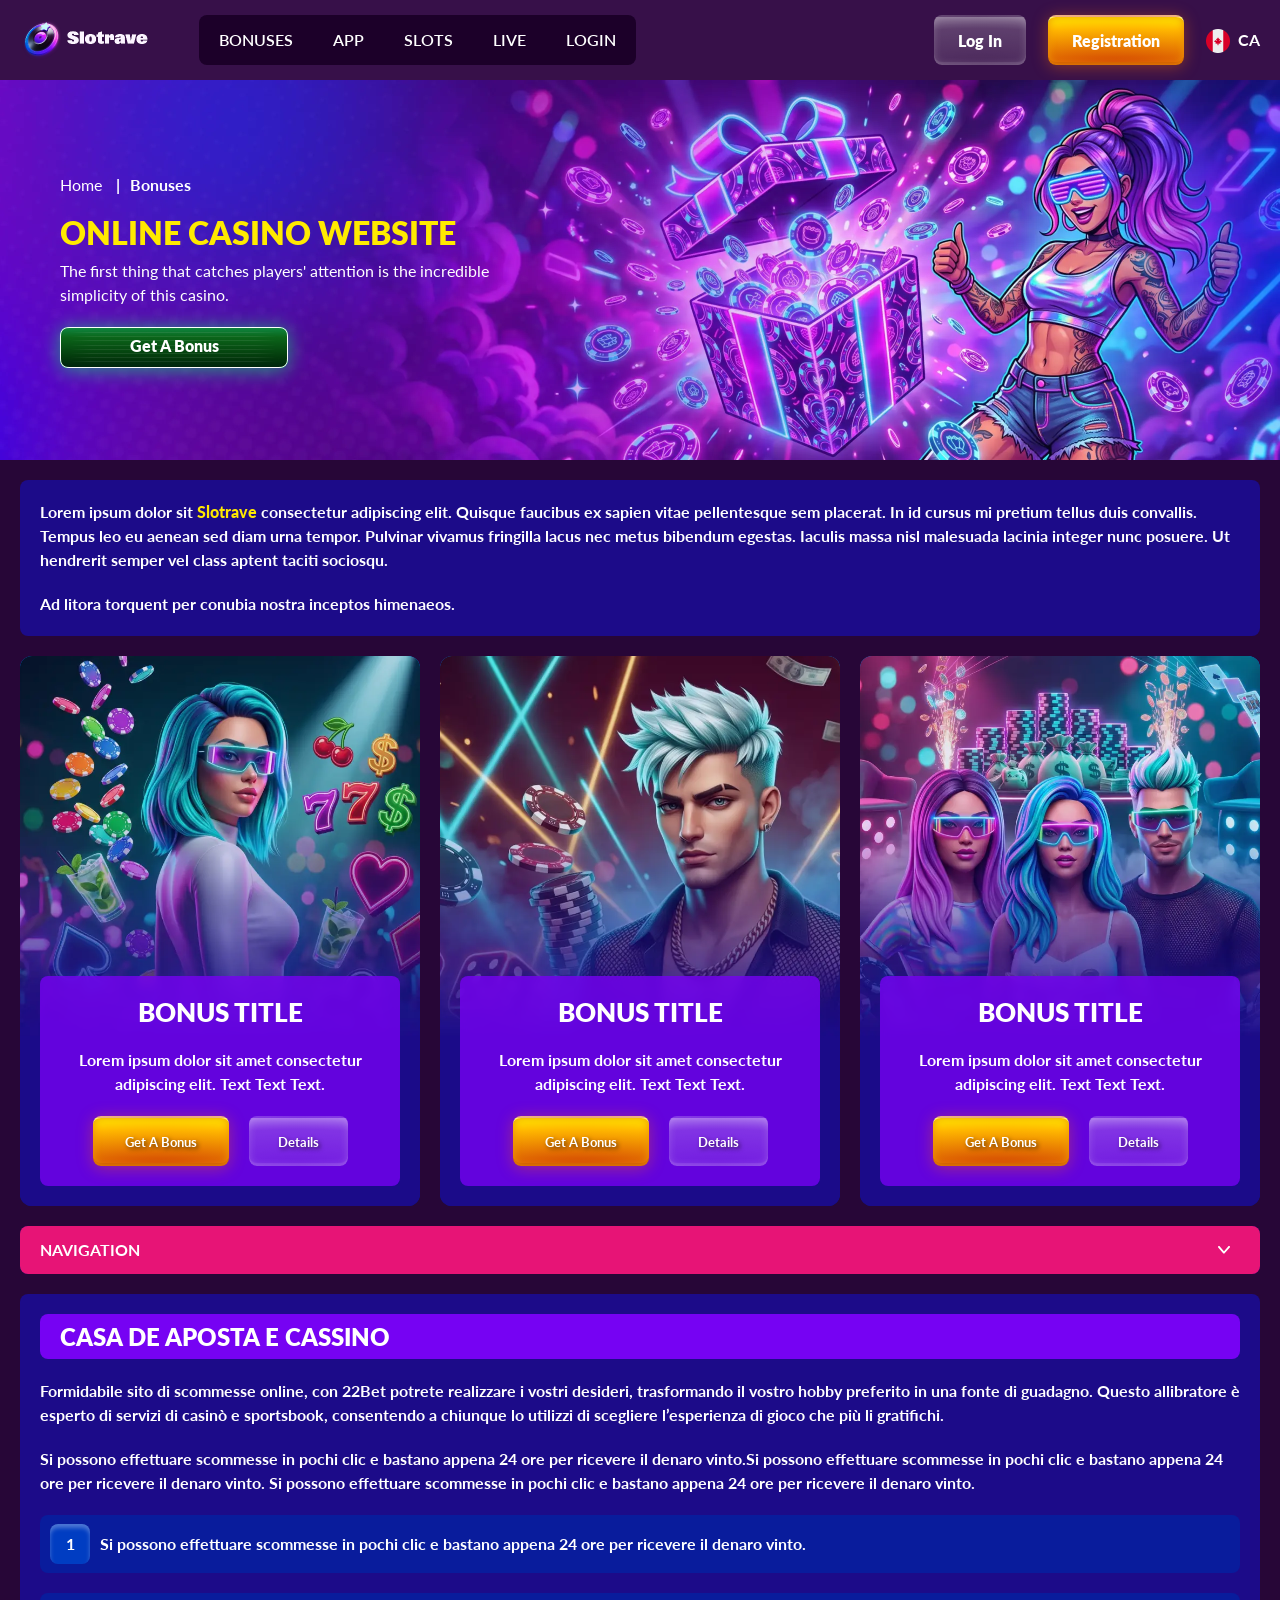
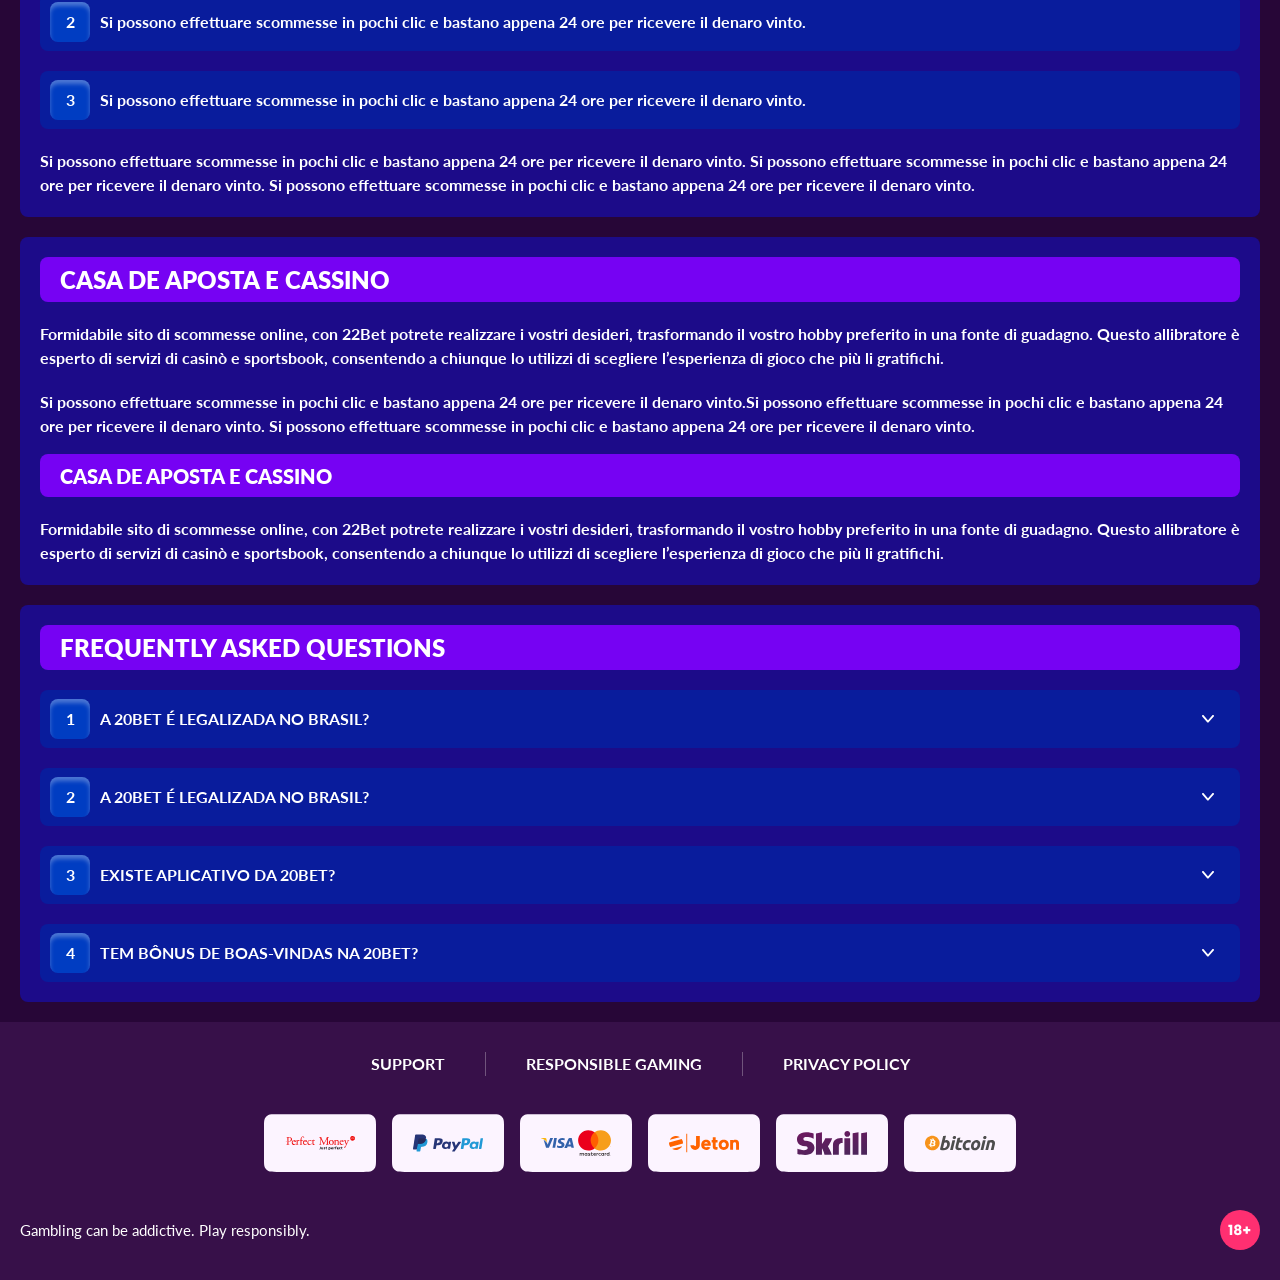
<file: bonus.html>
<!DOCTYPE html>
<html lang="ca">
  <head>
    <meta charset="UTF-8" />
   
    <meta name="viewport" content="width=device-width, initial-scale=1.0" />
    <title>Slotrave</title>
    <meta name="description" content />
    <meta property="og:site_name" content />
    <meta property="og:title" content />
    <meta property="og:type" content="website" />
    <meta property="og:url" content />
    <meta property="og:image" content />
    <meta property="og:image:alt" content />
    <meta property="og:locale" content="ca" />
    <meta property="og:description" content />
    <link rel="preconnect" href="https://fonts.googleapis.com" />
    <link rel="preconnect" href="https://fonts.gstatic.com" crossorigin="anonymous" />
  <link href="https://fonts.googleapis.com/css2?family=Lato:ital,wght@0,100;0,300;0,400;0,700;0,900;1,100;1,300;1,400;1,700;1,900&display=swap" rel="stylesheet">
  
    <link rel="stylesheet" href="./css/reset.css" />
    <link rel="stylesheet" href="./css/main.css" />
    <link rel="stylesheet" href="./css/media.css"/>
    <link rel="icon" href="./images/Group.png" type="image/x-icon"/>
    <script
    src="https://code.jquery.com/jquery-3.6.1.min.js"
    integrity="sha256-o88AwQnZB+VDvE9tvIXrMQaPlFFSUTR+nldQm1LuPXQ="
    crossorigin="anonymous"
  ></script>
  </head>
  <body>
  <header class="header">
      <section class="content header__content">
        <a href="./index.html" class="logo header__logo"
          ><img src="./images/logo.png" alt="logo" title
        /></a>
        <button class="header__btn-menu" >
          <svg width="16px" height="16px" viewBox="0 0 16 16" xmlns="http://www.w3.org/2000/svg">
              <rect y="0" width="16" height="3" rx="1.5"></rect>
              <rect y="6.5" width="16" height="3" rx="1.5"></rect>
              <rect y="13" width="16" height="3" rx="1.5"></rect>
            </svg>
        </button>

          <nav class="menu header__menu">
          <ul class="header__menu-list">
                
              <li class="" >
            
                <a href="./bonus.html" >
                <span>Bonuses</span>
              </a>
            
              </a>
            </li>
              <li>
                <a href="./app.html">
                 App
                </a>
              </li>
               <li>
                <a href="./slots.html">
               Slots
                </a>
              </li>
               <li>
                <a href="./live.html">
                live
                </a>
              </li>
               <li>
                <a href="./login.html">
                login
                </a>
              </li>
              
             
            </ul>
            <div class="header__button header__button-menu " >
              <a href="#" class="button  button__login-menu">log in</a>
              <a href="#" class="button button__menu">registration</a>
            </div>
           
          </nav>
            <a href="#" class="button button__login">log in</a>
            <a href="#" class="button button__singup">registration</a>
            <!-- <div id="clock" class="header__time">00:00</div> -->
            <a href="#" class="header__flag">
                <span><img src="./images/flag.png" alt="flag" title /></span>
                <span>ca</span>
              </a>
      </section>
    </header>
     <main class="main home main-page">
        <section class=" hero hero__page">
           
            <div class="background background-page">
              <img src="./images/bonus/bg-bonus.webp" alt="hero" title />
              
            </div>
            <div class="hero__wrapper hero__wrapper-page">
              <div class="hero__data hero__data-bonus">
                <ul
                class="breadcrumbs "
                
              >
                <li
                  
                >
                  <a href="/" >
                    <span >Home</span></a
                  >
                 
                </li>
                <li
                  
                >
                  <a href="#" > <span >Bonuses</span></a>
                 
                </li>
              </ul>
                <h1 class="title general hero__title">
                  Online Casino Website
                </h1>
                 <p class="hero__text">The first thing that catches players' attention is the incredible simplicity of this casino.</p>
               
                <a href="#" class="button  hero__button ">Get a Bonus</a>
               
              </div>
             
            </div>
          </section>
      <section class="main__wrap main__wrap-page">
       
       <section class="content__wrapper content__wrapper-page">
        <section class="content article">
            <p>
             Lorem ipsum dolor sit <a href="#">Slotrave</a> consectetur adipiscing elit. Quisque faucibus ex sapien vitae pellentesque sem placerat. In id cursus mi pretium tellus duis convallis. Tempus leo eu aenean sed diam urna tempor. Pulvinar vivamus fringilla lacus nec metus bibendum egestas. Iaculis massa nisl malesuada lacinia integer nunc posuere. Ut hendrerit semper vel class aptent taciti sociosqu.
            </p>
            <p>
             Ad litora torquent per conubia nostra inceptos himenaeos.
            </p>
          </section>
        
          <section class="content bonuses">
            <ul class="bonuses__list">
               <li class="  bonuses__item">
                 
                 <div class="images__wrap">
                   <div class="background bonuses__img">
                     <img src="./images/bonus/banner-bonus1.webp" alt="" title="">
                  </div>
                  <div class="bonuses__desc">
                     <div class="wrap">
                        
                        <h2 class="title high bonuses__title">Bonus Title</h2>
                        <div class="bonuses__text">
                           <p>Lorem ipsum dolor sit amet consectetur adipiscing elit. Text Text Text.</p>
                          </div>
                        
                     </div>
                     <div class="bonuses__buttons">
                      <a href="#" class="button bonuses__button">Get a Bonus</a>
                      <a href="#" class="button bonuses__button">Details</a>
                   </div>
                  </div>
                 </div>
                  
               </li>
               <li class="bonuses__item">
                 <div class="images__wrap">
                  <div class="background bonuses__img">
                     <img src="./images/bonus/banner-bonus2.webp" alt="" title="">
                  </div>
                  <div class="bonuses__desc">
                     <div class="wrap">
                       
                        <h2 class="title high bonuses__title">Bonus Title</h2>
                        <div class="bonuses__text">
                            <p>Lorem ipsum dolor sit amet consectetur adipiscing elit. Text Text Text.</p> </div>
                        
                     </div>
                     <div class="bonuses__buttons">
                        <a href="#" class="button bonuses__button">Get a Bonus</a>
                      <a href="#" class="button bonuses__button">Details</a>
                   </div>
                  </div>
                 </div>
               </li>
               <li class="bonuses__item">
                <div class="images__wrap">
                  <div class="background bonuses__img">
                     <img src="./images/bonus/banner-bonus3.webp" alt="" title="">
                  </div>
                  <div class="bonuses__desc">
                     <div class="wrap">
                        
                        <h2 class="title high bonuses__title">Bonus Title</h2>
                        <div class="bonuses__text">
                           <p>Lorem ipsum dolor sit amet consectetur adipiscing elit. Text Text Text.</p>
                        </div>
                       
                     </div>
                     <div class="bonuses__buttons">
                        <a href="#" class="button bonuses__button">Get a Bonus</a>
                      <a href="#" class="button bonuses__button">Details</a>
                   </div>
                  </div>
                </div>
               </li>
          
            </ul>
         </section>
            <section class="content menu-review__content">
              

            
                <div class="menu__review-desk menu__review-content">Navigation</div>
                <ul class="menu__review menu__review-list">
                  <li><a href="#">Lorem ipsum dolor sit</a></li>
                    <li><a href="#">Amet consectetur adipiscing</a></li>
                      <li><a href="#">Quisque faucibus ex sapien vitae</a></li>
                        <li><a href="#">Ut hendrerit sempero</a></li>
                          <li><a href="#">Pulvinar vivamus fringilla</a></li>
                           <li><a href="#">Ad litora torquent per conubia</a></li>
                         
                          
                </ul>
             
          
          </section>
         
         <section class="content article">
            <h2 class="title high article__title">Casa de Aposta e Cassino</h2>
            
            <p>
             Formidabile sito di scommesse online, con 22Bet potrete realizzare i vostri desideri, trasformando il vostro hobby preferito in una fonte di guadagno. Questo allibratore è esperto di servizi di casinò e sportsbook, consentendo a chiunque lo utilizzi di scegliere l’esperienza di gioco che più li gratifichi.
            </p>
            <p>
             Si possono effettuare scommesse in pochi clic e bastano appena 24 ore per ricevere il denaro vinto.Si possono effettuare scommesse in pochi clic e bastano appena 24 ore per ricevere il denaro vinto. Si possono effettuare scommesse in pochi clic e bastano appena 24 ore per ricevere il denaro vinto.
            </p>
           <ol>
              <li>Si possono effettuare scommesse in pochi clic e bastano appena 24 ore per ricevere il denaro vinto.</li>
              <li>Si possono effettuare scommesse in pochi clic e bastano appena 24 ore per ricevere il denaro vinto.</li>
              <li>Si possono effettuare scommesse in pochi clic e bastano appena 24 ore per ricevere il denaro vinto.</li>
            </ol>
            <p>Si possono effettuare scommesse in pochi clic e bastano appena 24 ore per ricevere il denaro vinto. Si possono effettuare scommesse in pochi clic e bastano appena 24 ore per ricevere il denaro vinto. Si possono effettuare scommesse in pochi clic e bastano appena 24 ore per ricevere il denaro vinto.</p>
          </section>
           <section class="content article">
            <h2 class="title high article__title">Casa de Aposta e Cassino</h2>
            
            <p>
             Formidabile sito di scommesse online, con 22Bet potrete realizzare i vostri desideri, trasformando il vostro hobby preferito in una fonte di guadagno. Questo allibratore è esperto di servizi di casinò e sportsbook, consentendo a chiunque lo utilizzi di scegliere l’esperienza di gioco che più li gratifichi.
            </p>
            <p>
             Si possono effettuare scommesse in pochi clic e bastano appena 24 ore per ricevere il denaro vinto.Si possono effettuare scommesse in pochi clic e bastano appena 24 ore per ricevere il denaro vinto. Si possono effettuare scommesse in pochi clic e bastano appena 24 ore per ricevere il denaro vinto.
            </p>
          
            <h3>Casa de Aposta e Cassino</h3>
            <p>Formidabile sito di scommesse online, con 22Bet potrete realizzare i vostri desideri, trasformando il vostro hobby preferito in una fonte di guadagno. Questo allibratore è esperto di servizi di casinò e sportsbook, consentendo a chiunque lo utilizzi di scegliere l’esperienza di gioco che più li gratifichi.</p>
          </section>
        
           <section class="content faq">
            <h2 class="title high faq__title">Frequently Asked Questions</h2>
            <ul class="faq__list " >
              <li class="faq__item"  >
                <h3 class="title medium faq__subtitle js-button-expander js-button-expander--faq"  >A 20Bet é legalizada no Brasil?
                 </h3>
                <div  class="faq__answer js-expand-content js-expand-content--faq" >
                  <p  >
                    Sim, a casa de apostas tem licença emitida por Curaçao, que é reconhecida no Brasil e a permite atuar por aqui.
                  </p>
                </div>
              </li>
              <li class="faq__item"  >
                <h3 class="title medium faq__subtitle js-button-expander js-button-expander--faq"  >A 20Bet é legalizada no Brasil?</h3>
                <div class="faq__answer js-expand-content js-expand-content--faq" >
                  <p  >
                    Sim, a casa de apostas tem licença emitida por Curaçao, que é reconhecida no Brasil e a permite atuar por aqui.
                  </p>
                </div>
              </li> 
              <li class="faq__item"  >
                <h3 class="title medium faq__subtitle js-button-expander js-button-expander--faq"  >Existe aplicativo da 20Bet?</h3>
                <div class="faq__answer js-expand-content js-expand-content--faq" >
                  <p  >
                   Sim, disponível para sistemas operacionais iOS e Android.
                  </p>
                </div>
              </li> 
              <li class="faq__item"  >
                <h3 class="title medium faq__subtitle js-button-expander js-button-expander--faq"  >Tem bônus de boas-vindas na 20Bet?</h3>
                <div class="faq__answer js-expand-content js-expand-content--faq" >
                  <p  >
                   O pacote especial para novos usuários da 20Bet paga 100% sobre o primeiro depósito, com limite de 600 BRL.
                  </p>
                </div>
              </li> 
             
            </ul>
          </section>
          
        </section> 
        
       
        <div class=""  onclick="scrollToTop()">
          <button class="main__arrow" id="scrollToTopBtn"></button>
        </div> 
      </section>
    </main> 
     <footer class=" footer ">
      <section class="content footer__content">
        <ul class="footer__menu">
         <li><a href="./support.html">Support</a></li>
         <li><a href="./responsible.html">Responsible Gaming</a></li>
         <li><a href="./policy.html">Privacy Policy</a></li>
         
        </ul>
       
          <ul class="footer__cards-list">
           
            <li>
              <a href="#"
                ><img src="./images/footer-img1.svg" alt="card" title
              /></a>
            </li>
           <li>
              <a href="#"
                ><img src="./images/footer-img2.svg" alt="card" title
              /></a>
            </li> <li>
              <a href="#"
                ><img src="./images/footer-img3.svg" alt="card" title
              /></a>
            </li> <li>
              <a href="#"
                ><img src="./images/footer-img4.svg" alt="card" title
              /></a>
            </li> <li>
              <a href="#"
                ><img src="./images/footer-img5.svg" alt="card" title
              /></a>
            </li> <li>
              <a href="#"
                ><img src="./images/footer-img6.svg" alt="card" title
              /></a>
            </li>
          </ul>
       
        <div class="footer__wrapp">
          <div class="footer__text">
           
            <p>Gambling can be addictive. Play responsibly. 
</p>
           
          </div>
          <div class="footer__age">
            <img src="./images/age.svg" alt="age" title />
          </div>
        </div>
      
      </section>
    </footer>
    
    <script src="./js/sidebar.js" defer></script>
    <script src="./js/expander.js" defer></script>
    <script src="./js/mobile-menu.js" defer></script>
    <!-- <script src="./js/clock.js" defer></script> -->
     <script src="./js/arrowUp.js" defer></script>
  </body>
</html>
</file>
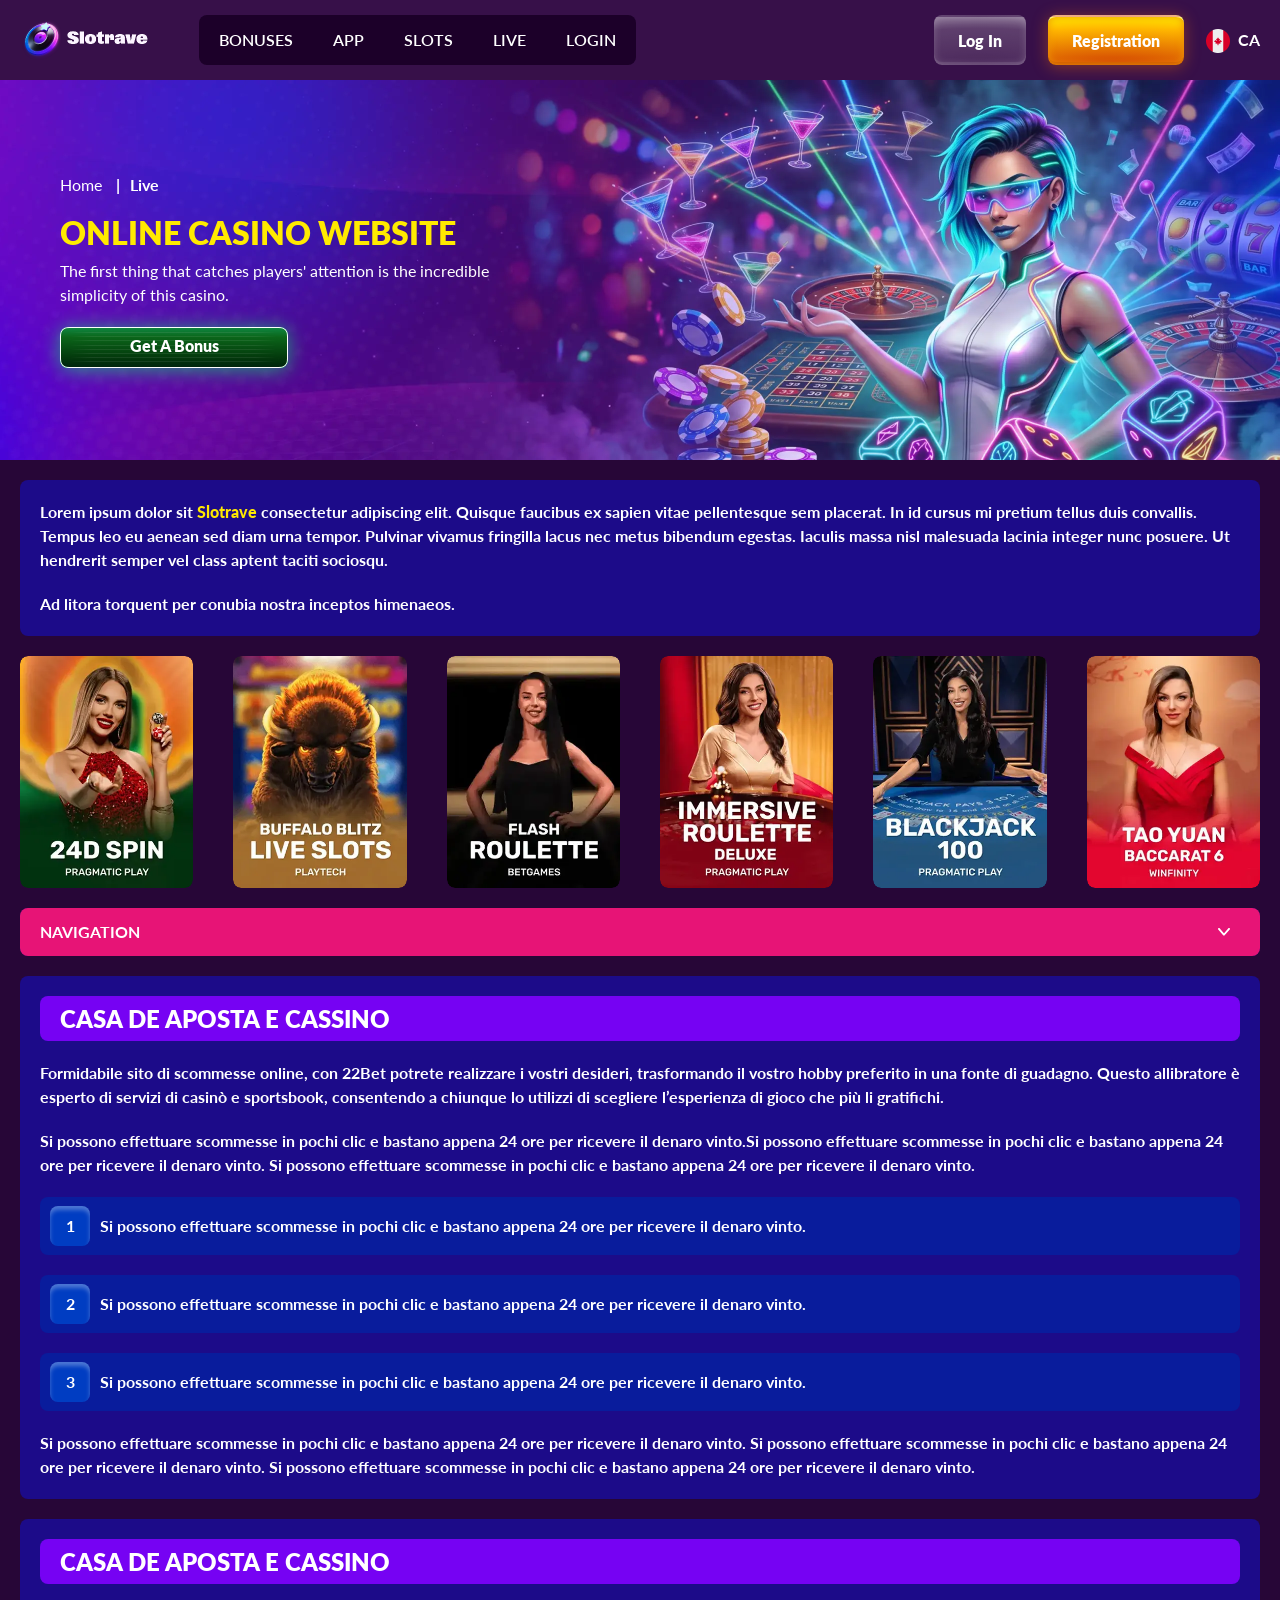
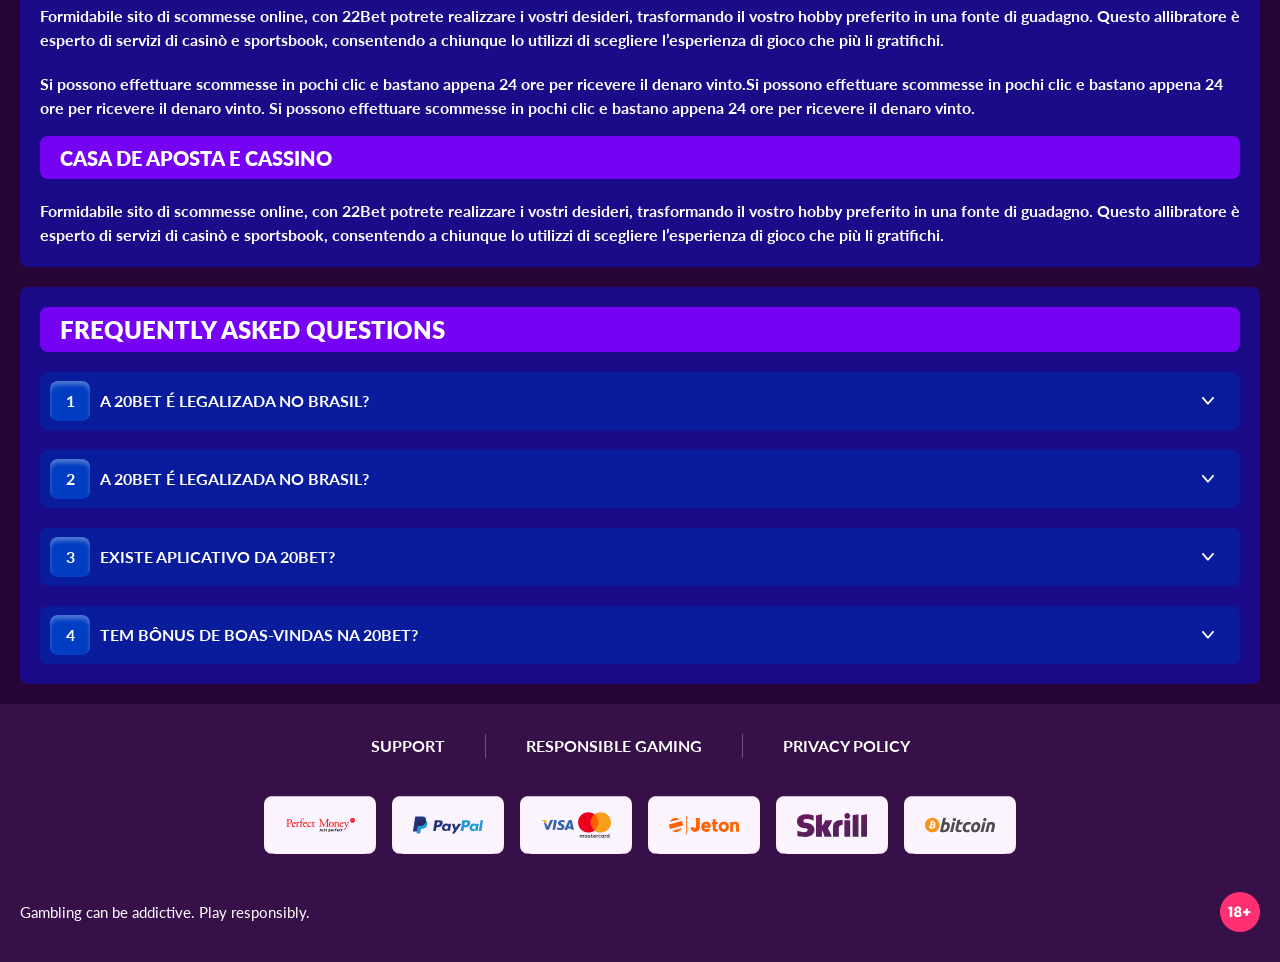
<file: live.html>
<!DOCTYPE html>
<html lang="ca">
  <head>
    <meta charset="UTF-8" />
   
    <meta name="viewport" content="width=device-width, initial-scale=1.0" />
    <title>Slotrave</title>
    <meta name="description" content />
    <meta property="og:site_name" content />
    <meta property="og:title" content />
    <meta property="og:type" content="website" />
    <meta property="og:url" content />
    <meta property="og:image" content />
    <meta property="og:image:alt" content />
    <meta property="og:locale" content="ca" />
    <meta property="og:description" content />
    <link rel="preconnect" href="https://fonts.googleapis.com" />
    <link rel="preconnect" href="https://fonts.gstatic.com" crossorigin="anonymous" />
  <link href="https://fonts.googleapis.com/css2?family=Lato:ital,wght@0,100;0,300;0,400;0,700;0,900;1,100;1,300;1,400;1,700;1,900&display=swap" rel="stylesheet">
  
    <link rel="stylesheet" href="./css/reset.css" />
    <link rel="stylesheet" href="./css/main.css" />
    <link rel="stylesheet" href="./css/media.css"/>
    <link rel="icon" href="./images/Group.png" type="image/x-icon"/>
    <script
    src="https://code.jquery.com/jquery-3.6.1.min.js"
    integrity="sha256-o88AwQnZB+VDvE9tvIXrMQaPlFFSUTR+nldQm1LuPXQ="
    crossorigin="anonymous"
  ></script>
  </head>
  <body>
  <header class="header">
      <section class="content header__content">
        <a href="./index.html" class="logo header__logo"
          ><img src="./images/logo.png" alt="logo" title
        /></a>
        <button class="header__btn-menu" >
          <svg width="16px" height="16px" viewBox="0 0 16 16" xmlns="http://www.w3.org/2000/svg">
              <rect y="0" width="16" height="3" rx="1.5"></rect>
              <rect y="6.5" width="16" height="3" rx="1.5"></rect>
              <rect y="13" width="16" height="3" rx="1.5"></rect>
            </svg>
        </button>

          <nav class="menu header__menu">
          <ul class="header__menu-list">
                
              <li class="" >
            
                <a href="./bonus.html" >
                <span>Bonuses</span>
              </a>
            
              </a>
            </li>
              <li>
                <a href="./app.html">
                 App
                </a>
              </li>
               <li>
                <a href="./slots.html">
               Slots
                </a>
              </li>
               <li>
                <a href="./live.html">
                live
                </a>
              </li>
               <li>
                <a href="./login.html">
                login
                </a>
              </li>
              
             
            </ul>
            <div class="header__button header__button-menu " >
              <a href="#" class="button  button__login-menu">log in</a>
              <a href="#" class="button button__menu">registration</a>
            </div>
           
          </nav>
            <a href="#" class="button button__login">log in</a>
            <a href="#" class="button button__singup">registration</a>
            <!-- <div id="clock" class="header__time">00:00</div> -->
            <a href="#" class="header__flag">
                <span><img src="./images/flag.png" alt="flag" title /></span>
                <span>ca</span>
              </a>
      </section>
    </header>
     <main class="main home main-page">
        <section class=" hero hero__page">
           
            <div class="background ">
              <img src="./images/live/bg-live.webp" alt="hero" title />
              
            </div>
            <div class="hero__wrapper hero__wrapper-page">
              <div class="hero__data hero__data-bonus">
                <ul
                class="breadcrumbs "
                
              >
                <li
                  
                >
                  <a href="/" >
                    <span >Home</span></a
                  >
                 
                </li>
                <li
                  
                >
                  <a href="#" > <span >Live</span></a>
                 
                </li>
              </ul>
                <h1 class="title general hero__title">
                  Online Casino Website
                </h1>
                 <p class="hero__text">The first thing that catches players' attention is the incredible simplicity of this casino.</p>
               
                <a href="#" class="button  hero__button ">Get a Bonus</a>
               
              </div>
             
            </div>
          </section>
      <section class="main__wrap main__wrap-page">
       
       <section class="content__wrapper content__wrapper-page">
        <section class="content article">
            <p>
             Lorem ipsum dolor sit <a href="#">Slotrave</a> consectetur adipiscing elit. Quisque faucibus ex sapien vitae pellentesque sem placerat. In id cursus mi pretium tellus duis convallis. Tempus leo eu aenean sed diam urna tempor. Pulvinar vivamus fringilla lacus nec metus bibendum egestas. Iaculis massa nisl malesuada lacinia integer nunc posuere. Ut hendrerit semper vel class aptent taciti sociosqu.
            </p>
            <p>
             Ad litora torquent per conubia nostra inceptos himenaeos.
            </p>
          </section>
           <section class="content casino">
           
              <ul class="casino__list ">
                <li class="casino__item">
                    <a href="#"><div class="casino__wrapper">
                      <img class="casino__img" src="./images/live/card-live1.webp" alt="" title>
                    <div class="casino__hover casino__hover-live">
                        
                        <div class="casino-box">
                            
                        <span  class="button  casino__buttons"><img src="./images/card-button.svg" alt="" title></span>
                        </div>
                    </div>
                    </div>
                    </a>
                </li>
                <li class="casino__item">
                  <a href="#"><div class="casino__wrapper">
                      <img class="casino__img" src="./images/live/card-live2.webp" alt="" title>
                    <div class="casino__hover casino__hover-live">
                        
                        <div class="casino-box">
                            
                        <span  class="button  casino__buttons"><img src="./images/card-button.svg" alt="" title></span>
                        </div>
                    </div>
                    </div>
                    </a>
              </li>
              <li class="casino__item">
              <a href="#"><div class="casino__wrapper">
                      <img class="casino__img" src="./images/live/card-live3.webp" alt="" title>
                    <div class="casino__hover casino__hover-live">
                        
                        <div class="casino-box">
                            
                        <span  class="button  casino__buttons"><img src="./images/card-button.svg" alt="" title></span>
                        </div>
                    </div>
                    </div>
                    </a>
            </li>
             <li class="casino__item">
                <a href="#"><div class="casino__wrapper">
                      <img class="casino__img" src="./images/live/card-live4.webp" alt="" title>
                    <div class="casino__hover casino__hover-live">
                        
                        <div class="casino-box">
                            
                        <span  class="button  casino__buttons"><img src="./images/card-button.svg" alt="" title></span>
                        </div>
                    </div>
                    </div>
                    </a>
            </li>
             <li class="casino__item">
                <a href="#"><div class="casino__wrapper">
                      <img class="casino__img" src="./images/live/card-live5.webp" alt="" title>
                    <div class="casino__hover casino__hover-live">
                        
                        <div class="casino-box">
                            
                        <span  class="button  casino__buttons"><img src="./images/card-button.svg" alt="" title></span>
                        </div>
                    </div>
                    </div>
                    </a>
            </li>
             <li class="casino__item">
                <a href="#"><div class="casino__wrapper">
                      <img class="casino__img" src="./images/live/card-live6.webp" alt="" title>
                    <div class="casino__hover casino__hover-live">
                        
                        <div class="casino-box">
                            
                        <span  class="button  casino__buttons"><img src="./images/card-button.svg" alt="" title></span>
                        </div>
                    </div>
                    </div>
                    </a>
            </li>
        

              </ul>
         </section>
        
            <section class="content menu-review__content">
              

            
                <div class="menu__review-desk menu__review-content">Navigation</div>
                <ul class="menu__review menu__review-list">
                  <li><a href="#">Lorem ipsum dolor sit</a></li>
                    <li><a href="#">Amet consectetur adipiscing</a></li>
                      <li><a href="#">Quisque faucibus ex sapien vitae</a></li>
                        <li><a href="#">Ut hendrerit sempero</a></li>
                          <li><a href="#">Pulvinar vivamus fringilla</a></li>
                           <li><a href="#">Ad litora torquent per conubia</a></li>
                         
                          
                </ul>
             
          
          </section>
         
         <section class="content article">
            <h2 class="title high article__title">Casa de Aposta e Cassino</h2>
            
            <p>
             Formidabile sito di scommesse online, con 22Bet potrete realizzare i vostri desideri, trasformando il vostro hobby preferito in una fonte di guadagno. Questo allibratore è esperto di servizi di casinò e sportsbook, consentendo a chiunque lo utilizzi di scegliere l’esperienza di gioco che più li gratifichi.
            </p>
            <p>
             Si possono effettuare scommesse in pochi clic e bastano appena 24 ore per ricevere il denaro vinto.Si possono effettuare scommesse in pochi clic e bastano appena 24 ore per ricevere il denaro vinto. Si possono effettuare scommesse in pochi clic e bastano appena 24 ore per ricevere il denaro vinto.
            </p>
           <ol>
              <li>Si possono effettuare scommesse in pochi clic e bastano appena 24 ore per ricevere il denaro vinto.</li>
              <li>Si possono effettuare scommesse in pochi clic e bastano appena 24 ore per ricevere il denaro vinto.</li>
              <li>Si possono effettuare scommesse in pochi clic e bastano appena 24 ore per ricevere il denaro vinto.</li>
            </ol>
            <p>Si possono effettuare scommesse in pochi clic e bastano appena 24 ore per ricevere il denaro vinto. Si possono effettuare scommesse in pochi clic e bastano appena 24 ore per ricevere il denaro vinto. Si possono effettuare scommesse in pochi clic e bastano appena 24 ore per ricevere il denaro vinto.</p>
          </section>
           <section class="content article">
            <h2 class="title high article__title">Casa de Aposta e Cassino</h2>
            
            <p>
             Formidabile sito di scommesse online, con 22Bet potrete realizzare i vostri desideri, trasformando il vostro hobby preferito in una fonte di guadagno. Questo allibratore è esperto di servizi di casinò e sportsbook, consentendo a chiunque lo utilizzi di scegliere l’esperienza di gioco che più li gratifichi.
            </p>
            <p>
             Si possono effettuare scommesse in pochi clic e bastano appena 24 ore per ricevere il denaro vinto.Si possono effettuare scommesse in pochi clic e bastano appena 24 ore per ricevere il denaro vinto. Si possono effettuare scommesse in pochi clic e bastano appena 24 ore per ricevere il denaro vinto.
            </p>
          
            <h3>Casa de Aposta e Cassino</h3>
            <p>Formidabile sito di scommesse online, con 22Bet potrete realizzare i vostri desideri, trasformando il vostro hobby preferito in una fonte di guadagno. Questo allibratore è esperto di servizi di casinò e sportsbook, consentendo a chiunque lo utilizzi di scegliere l’esperienza di gioco che più li gratifichi.</p>
          </section>
        
           <section class="content faq">
            <h2 class="title high faq__title">Frequently Asked Questions</h2>
            <ul class="faq__list " >
              <li class="faq__item"  >
                <h3 class="title medium faq__subtitle js-button-expander js-button-expander--faq"  >A 20Bet é legalizada no Brasil?
                 </h3>
                <div  class="faq__answer js-expand-content js-expand-content--faq" >
                  <p  >
                    Sim, a casa de apostas tem licença emitida por Curaçao, que é reconhecida no Brasil e a permite atuar por aqui.
                  </p>
                </div>
              </li>
              <li class="faq__item"  >
                <h3 class="title medium faq__subtitle js-button-expander js-button-expander--faq"  >A 20Bet é legalizada no Brasil?</h3>
                <div class="faq__answer js-expand-content js-expand-content--faq" >
                  <p  >
                    Sim, a casa de apostas tem licença emitida por Curaçao, que é reconhecida no Brasil e a permite atuar por aqui.
                  </p>
                </div>
              </li> 
              <li class="faq__item"  >
                <h3 class="title medium faq__subtitle js-button-expander js-button-expander--faq"  >Existe aplicativo da 20Bet?</h3>
                <div class="faq__answer js-expand-content js-expand-content--faq" >
                  <p  >
                   Sim, disponível para sistemas operacionais iOS e Android.
                  </p>
                </div>
              </li> 
              <li class="faq__item"  >
                <h3 class="title medium faq__subtitle js-button-expander js-button-expander--faq"  >Tem bônus de boas-vindas na 20Bet?</h3>
                <div class="faq__answer js-expand-content js-expand-content--faq" >
                  <p  >
                   O pacote especial para novos usuários da 20Bet paga 100% sobre o primeiro depósito, com limite de 600 BRL.
                  </p>
                </div>
              </li> 
             
            </ul>
          </section>
          
        </section> 
        
       
        <div class=""  onclick="scrollToTop()">
          <button class="main__arrow" id="scrollToTopBtn"></button>
        </div> 
      </section>
    </main> 
     <footer class=" footer ">
      <section class="content footer__content">
        <ul class="footer__menu">
         <li><a href="./support.html">Support</a></li>
         <li><a href="./responsible.html">Responsible Gaming</a></li>
         <li><a href="./policy.html">Privacy Policy</a></li>
         
        </ul>
       
          <ul class="footer__cards-list">
           
            <li>
              <a href="#"
                ><img src="./images/footer-img1.svg" alt="card" title
              /></a>
            </li>
           <li>
              <a href="#"
                ><img src="./images/footer-img2.svg" alt="card" title
              /></a>
            </li> <li>
              <a href="#"
                ><img src="./images/footer-img3.svg" alt="card" title
              /></a>
            </li> <li>
              <a href="#"
                ><img src="./images/footer-img4.svg" alt="card" title
              /></a>
            </li> <li>
              <a href="#"
                ><img src="./images/footer-img5.svg" alt="card" title
              /></a>
            </li> <li>
              <a href="#"
                ><img src="./images/footer-img6.svg" alt="card" title
              /></a>
            </li>
          </ul>
       
        <div class="footer__wrapp">
          <div class="footer__text">
           
            <p>Gambling can be addictive. Play responsibly. 
</p>
           
          </div>
          <div class="footer__age">
            <img src="./images/age.svg" alt="age" title />
          </div>
        </div>
      
      </section>
    </footer>
    
    <script src="./js/sidebar.js" defer></script>
    <script src="./js/expander.js" defer></script>
    <script src="./js/mobile-menu.js" defer></script>
    <!-- <script src="./js/clock.js" defer></script> -->
     <script src="./js/arrowUp.js" defer></script>
  </body>
</html>
</file>
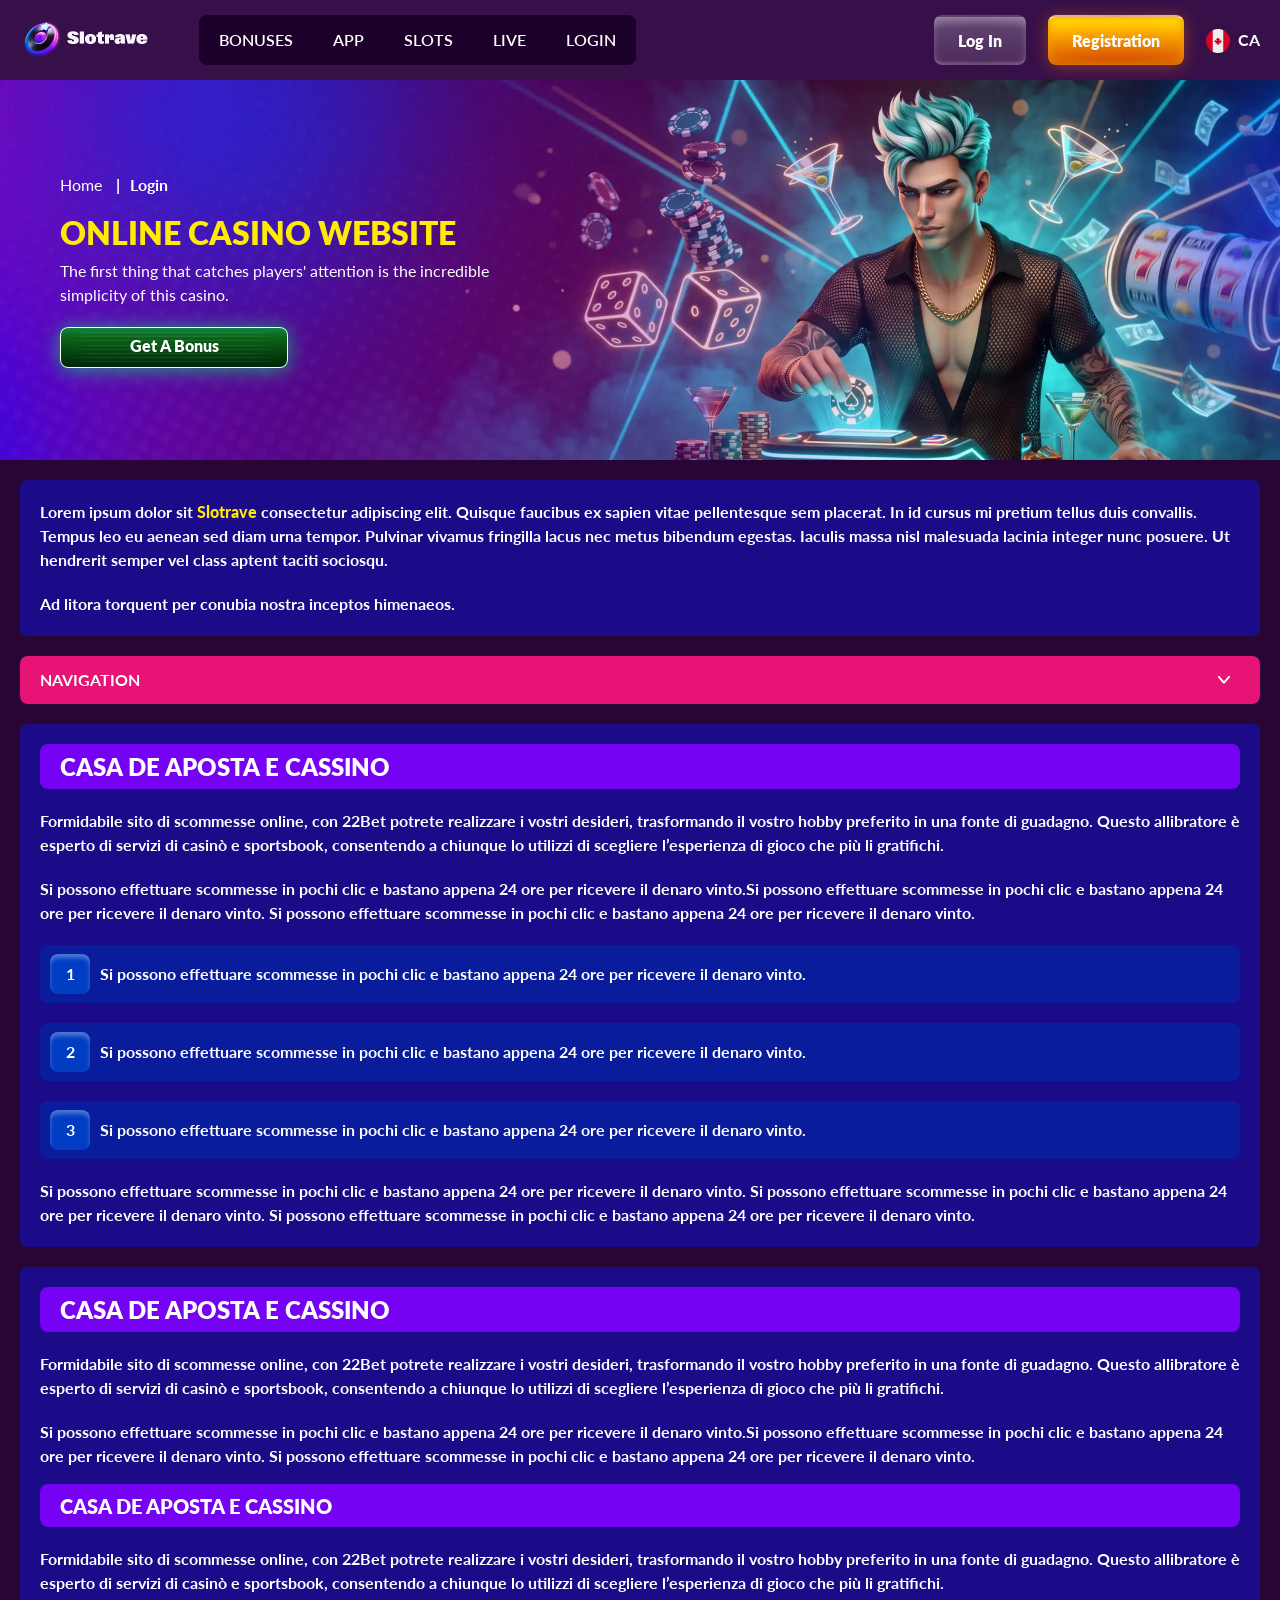
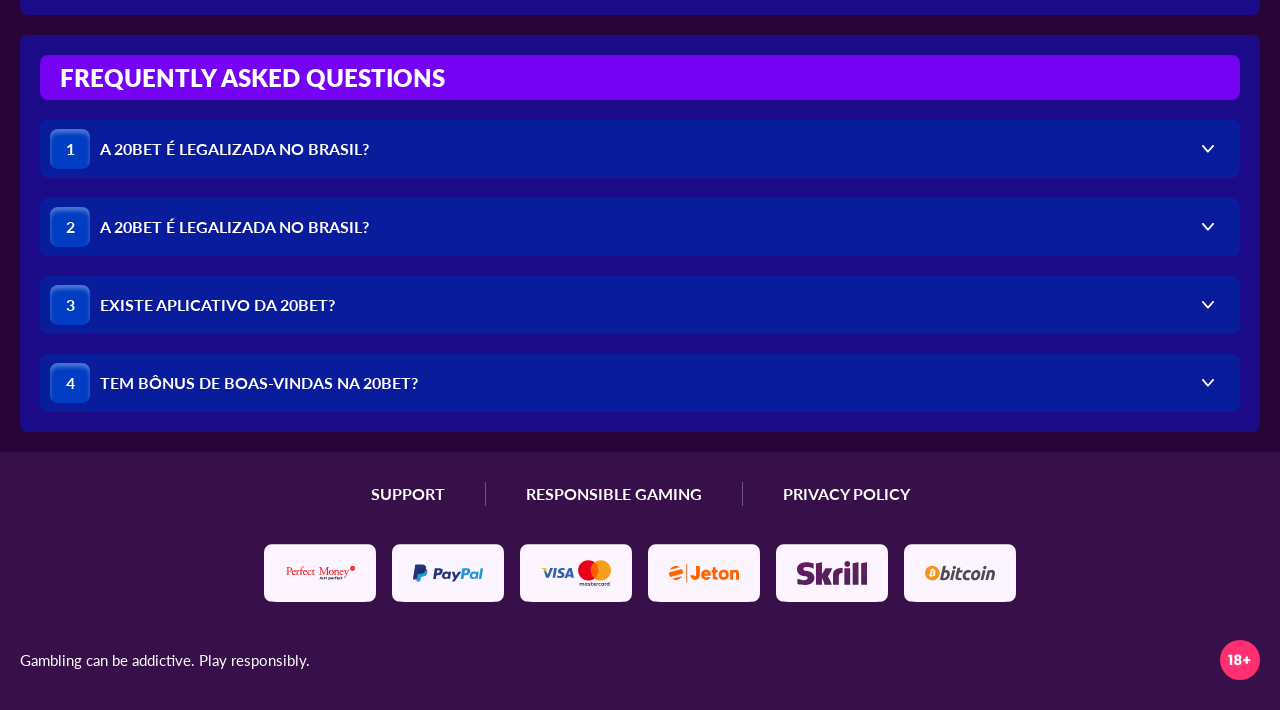
<file: login.html>
<!DOCTYPE html>
<html lang="ca">
  <head>
    <meta charset="UTF-8" />
   
    <meta name="viewport" content="width=device-width, initial-scale=1.0" />
    <title>Slotrave</title>
    <meta name="description" content />
    <meta property="og:site_name" content />
    <meta property="og:title" content />
    <meta property="og:type" content="website" />
    <meta property="og:url" content />
    <meta property="og:image" content />
    <meta property="og:image:alt" content />
    <meta property="og:locale" content="ca" />
    <meta property="og:description" content />
    <link rel="preconnect" href="https://fonts.googleapis.com" />
    <link rel="preconnect" href="https://fonts.gstatic.com" crossorigin="anonymous" />
  <link href="https://fonts.googleapis.com/css2?family=Lato:ital,wght@0,100;0,300;0,400;0,700;0,900;1,100;1,300;1,400;1,700;1,900&display=swap" rel="stylesheet">
  
    <link rel="stylesheet" href="./css/reset.css" />
    <link rel="stylesheet" href="./css/main.css" />
    <link rel="stylesheet" href="./css/media.css"/>
    <link rel="icon" href="./images/Group.png" type="image/x-icon"/>
    <script
    src="https://code.jquery.com/jquery-3.6.1.min.js"
    integrity="sha256-o88AwQnZB+VDvE9tvIXrMQaPlFFSUTR+nldQm1LuPXQ="
    crossorigin="anonymous"
  ></script>
  </head>
  <body>
  <header class="header">
      <section class="content header__content">
        <a href="./index.html" class="logo header__logo"
          ><img src="./images/logo.png" alt="logo" title
        /></a>
        <button class="header__btn-menu" >
          <svg width="16px" height="16px" viewBox="0 0 16 16" xmlns="http://www.w3.org/2000/svg">
              <rect y="0" width="16" height="3" rx="1.5"></rect>
              <rect y="6.5" width="16" height="3" rx="1.5"></rect>
              <rect y="13" width="16" height="3" rx="1.5"></rect>
            </svg>
        </button>

          <nav class="menu header__menu">
          <ul class="header__menu-list">
                
              <li class="" >
            
                <a href="./bonus.html" >
                <span>Bonuses</span>
              </a>
            
              </a>
            </li>
              <li>
                <a href="./app.html">
                 App
                </a>
              </li>
               <li>
                <a href="./slots.html">
               Slots
                </a>
              </li>
               <li>
                <a href="./live.html">
                live
                </a>
              </li>
               <li>
                <a href="./login.html">
                login
                </a>
              </li>
              
             
            </ul>
            <div class="header__button header__button-menu " >
              <a href="#" class="button  button__login-menu">log in</a>
              <a href="#" class="button button__menu">registration</a>
            </div>
           
          </nav>
            <a href="#" class="button button__login">log in</a>
            <a href="#" class="button button__singup">registration</a>
            <!-- <div id="clock" class="header__time">00:00</div> -->
            <a href="#" class="header__flag">
                <span><img src="./images/flag.png" alt="flag" title /></span>
                <span>ca</span>
              </a>
      </section>
    </header>
     <main class="main home main-page">
        <section class=" hero hero__page">
           
            <div class="background ">
              <img src="./images/layout-image/bg-login.webp" alt="hero" title />
              
            </div>
            <div class="hero__wrapper hero__wrapper-page">
              <div class="hero__data hero__data-bonus">
                <ul
                class="breadcrumbs "
                
              >
                <li
                  
                >
                  <a href="/" >
                    <span >Home</span></a
                  >
                 
                </li>
                <li
                  
                >
                  <a href="#" > <span >Login</span></a>
                 
                </li>
              </ul>
                <h1 class="title general hero__title">
                  Online Casino Website
                </h1>
                 <p class="hero__text">The first thing that catches players' attention is the incredible simplicity of this casino.</p>
               
                <a href="#" class="button  hero__button ">Get a Bonus</a>
               
              </div>
             
            </div>
          </section>
      <section class="main__wrap main__wrap-page">
       
       <section class="content__wrapper content__wrapper-page">
        <section class="content article">
            <p>
             Lorem ipsum dolor sit <a href="#">Slotrave</a> consectetur adipiscing elit. Quisque faucibus ex sapien vitae pellentesque sem placerat. In id cursus mi pretium tellus duis convallis. Tempus leo eu aenean sed diam urna tempor. Pulvinar vivamus fringilla lacus nec metus bibendum egestas. Iaculis massa nisl malesuada lacinia integer nunc posuere. Ut hendrerit semper vel class aptent taciti sociosqu.
            </p>
            <p>
             Ad litora torquent per conubia nostra inceptos himenaeos.
            </p>
          </section>
          
            <section class="content menu-review__content">
              

            
                <div class="menu__review-desk menu__review-content">Navigation</div>
                <ul class="menu__review menu__review-list">
                  <li><a href="#">Lorem ipsum dolor sit</a></li>
                    <li><a href="#">Amet consectetur adipiscing</a></li>
                      <li><a href="#">Quisque faucibus ex sapien vitae</a></li>
                        <li><a href="#">Ut hendrerit sempero</a></li>
                          <li><a href="#">Pulvinar vivamus fringilla</a></li>
                           <li><a href="#">Ad litora torquent per conubia</a></li>
                         
                          
                </ul>
             
          
          </section>
         
         <section class="content article">
            <h2 class="title high article__title">Casa de Aposta e Cassino</h2>
            
            <p>
             Formidabile sito di scommesse online, con 22Bet potrete realizzare i vostri desideri, trasformando il vostro hobby preferito in una fonte di guadagno. Questo allibratore è esperto di servizi di casinò e sportsbook, consentendo a chiunque lo utilizzi di scegliere l’esperienza di gioco che più li gratifichi.
            </p>
            <p>
             Si possono effettuare scommesse in pochi clic e bastano appena 24 ore per ricevere il denaro vinto.Si possono effettuare scommesse in pochi clic e bastano appena 24 ore per ricevere il denaro vinto. Si possono effettuare scommesse in pochi clic e bastano appena 24 ore per ricevere il denaro vinto.
            </p>
           <ol>
              <li>Si possono effettuare scommesse in pochi clic e bastano appena 24 ore per ricevere il denaro vinto.</li>
              <li>Si possono effettuare scommesse in pochi clic e bastano appena 24 ore per ricevere il denaro vinto.</li>
              <li>Si possono effettuare scommesse in pochi clic e bastano appena 24 ore per ricevere il denaro vinto.</li>
            </ol>
            <p>Si possono effettuare scommesse in pochi clic e bastano appena 24 ore per ricevere il denaro vinto. Si possono effettuare scommesse in pochi clic e bastano appena 24 ore per ricevere il denaro vinto. Si possono effettuare scommesse in pochi clic e bastano appena 24 ore per ricevere il denaro vinto.</p>
          </section>
           <section class="content article">
            <h2 class="title high article__title">Casa de Aposta e Cassino</h2>
            
            <p>
             Formidabile sito di scommesse online, con 22Bet potrete realizzare i vostri desideri, trasformando il vostro hobby preferito in una fonte di guadagno. Questo allibratore è esperto di servizi di casinò e sportsbook, consentendo a chiunque lo utilizzi di scegliere l’esperienza di gioco che più li gratifichi.
            </p>
            <p>
             Si possono effettuare scommesse in pochi clic e bastano appena 24 ore per ricevere il denaro vinto.Si possono effettuare scommesse in pochi clic e bastano appena 24 ore per ricevere il denaro vinto. Si possono effettuare scommesse in pochi clic e bastano appena 24 ore per ricevere il denaro vinto.
            </p>
          
            <h3>Casa de Aposta e Cassino</h3>
            <p>Formidabile sito di scommesse online, con 22Bet potrete realizzare i vostri desideri, trasformando il vostro hobby preferito in una fonte di guadagno. Questo allibratore è esperto di servizi di casinò e sportsbook, consentendo a chiunque lo utilizzi di scegliere l’esperienza di gioco che più li gratifichi.</p>
          </section>
        
           <section class="content faq">
            <h2 class="title high faq__title">Frequently Asked Questions</h2>
            <ul class="faq__list " >
              <li class="faq__item"  >
                <h3 class="title medium faq__subtitle js-button-expander js-button-expander--faq"  >A 20Bet é legalizada no Brasil?
                 </h3>
                <div  class="faq__answer js-expand-content js-expand-content--faq" >
                  <p  >
                    Sim, a casa de apostas tem licença emitida por Curaçao, que é reconhecida no Brasil e a permite atuar por aqui.
                  </p>
                </div>
              </li>
              <li class="faq__item"  >
                <h3 class="title medium faq__subtitle js-button-expander js-button-expander--faq"  >A 20Bet é legalizada no Brasil?</h3>
                <div class="faq__answer js-expand-content js-expand-content--faq" >
                  <p  >
                    Sim, a casa de apostas tem licença emitida por Curaçao, que é reconhecida no Brasil e a permite atuar por aqui.
                  </p>
                </div>
              </li> 
              <li class="faq__item"  >
                <h3 class="title medium faq__subtitle js-button-expander js-button-expander--faq"  >Existe aplicativo da 20Bet?</h3>
                <div class="faq__answer js-expand-content js-expand-content--faq" >
                  <p  >
                   Sim, disponível para sistemas operacionais iOS e Android.
                  </p>
                </div>
              </li> 
              <li class="faq__item"  >
                <h3 class="title medium faq__subtitle js-button-expander js-button-expander--faq"  >Tem bônus de boas-vindas na 20Bet?</h3>
                <div class="faq__answer js-expand-content js-expand-content--faq" >
                  <p  >
                   O pacote especial para novos usuários da 20Bet paga 100% sobre o primeiro depósito, com limite de 600 BRL.
                  </p>
                </div>
              </li> 
             
            </ul>
          </section>
          
        </section> 
        
       
        <div class=""  onclick="scrollToTop()">
          <button class="main__arrow" id="scrollToTopBtn"></button>
        </div> 
      </section>
    </main> 
     <footer class=" footer ">
      <section class="content footer__content">
        <ul class="footer__menu">
         <li><a href="./support.html">Support</a></li>
         <li><a href="./responsible.html">Responsible Gaming</a></li>
         <li><a href="./policy.html">Privacy Policy</a></li>
         
        </ul>
       
          <ul class="footer__cards-list">
           
            <li>
              <a href="#"
                ><img src="./images/footer-img1.svg" alt="card" title
              /></a>
            </li>
           <li>
              <a href="#"
                ><img src="./images/footer-img2.svg" alt="card" title
              /></a>
            </li> <li>
              <a href="#"
                ><img src="./images/footer-img3.svg" alt="card" title
              /></a>
            </li> <li>
              <a href="#"
                ><img src="./images/footer-img4.svg" alt="card" title
              /></a>
            </li> <li>
              <a href="#"
                ><img src="./images/footer-img5.svg" alt="card" title
              /></a>
            </li> <li>
              <a href="#"
                ><img src="./images/footer-img6.svg" alt="card" title
              /></a>
            </li>
          </ul>
       
        <div class="footer__wrapp">
          <div class="footer__text">
           
            <p>Gambling can be addictive. Play responsibly. 
</p>
           
          </div>
          <div class="footer__age">
            <img src="./images/age.svg" alt="age" title />
          </div>
        </div>
      
      </section>
    </footer>
    
    <script src="./js/sidebar.js" defer></script>
    <script src="./js/expander.js" defer></script>
    <script src="./js/mobile-menu.js" defer></script>
    <!-- <script src="./js/clock.js" defer></script> -->
     <script src="./js/arrowUp.js" defer></script>
  </body>
</html>
</file>
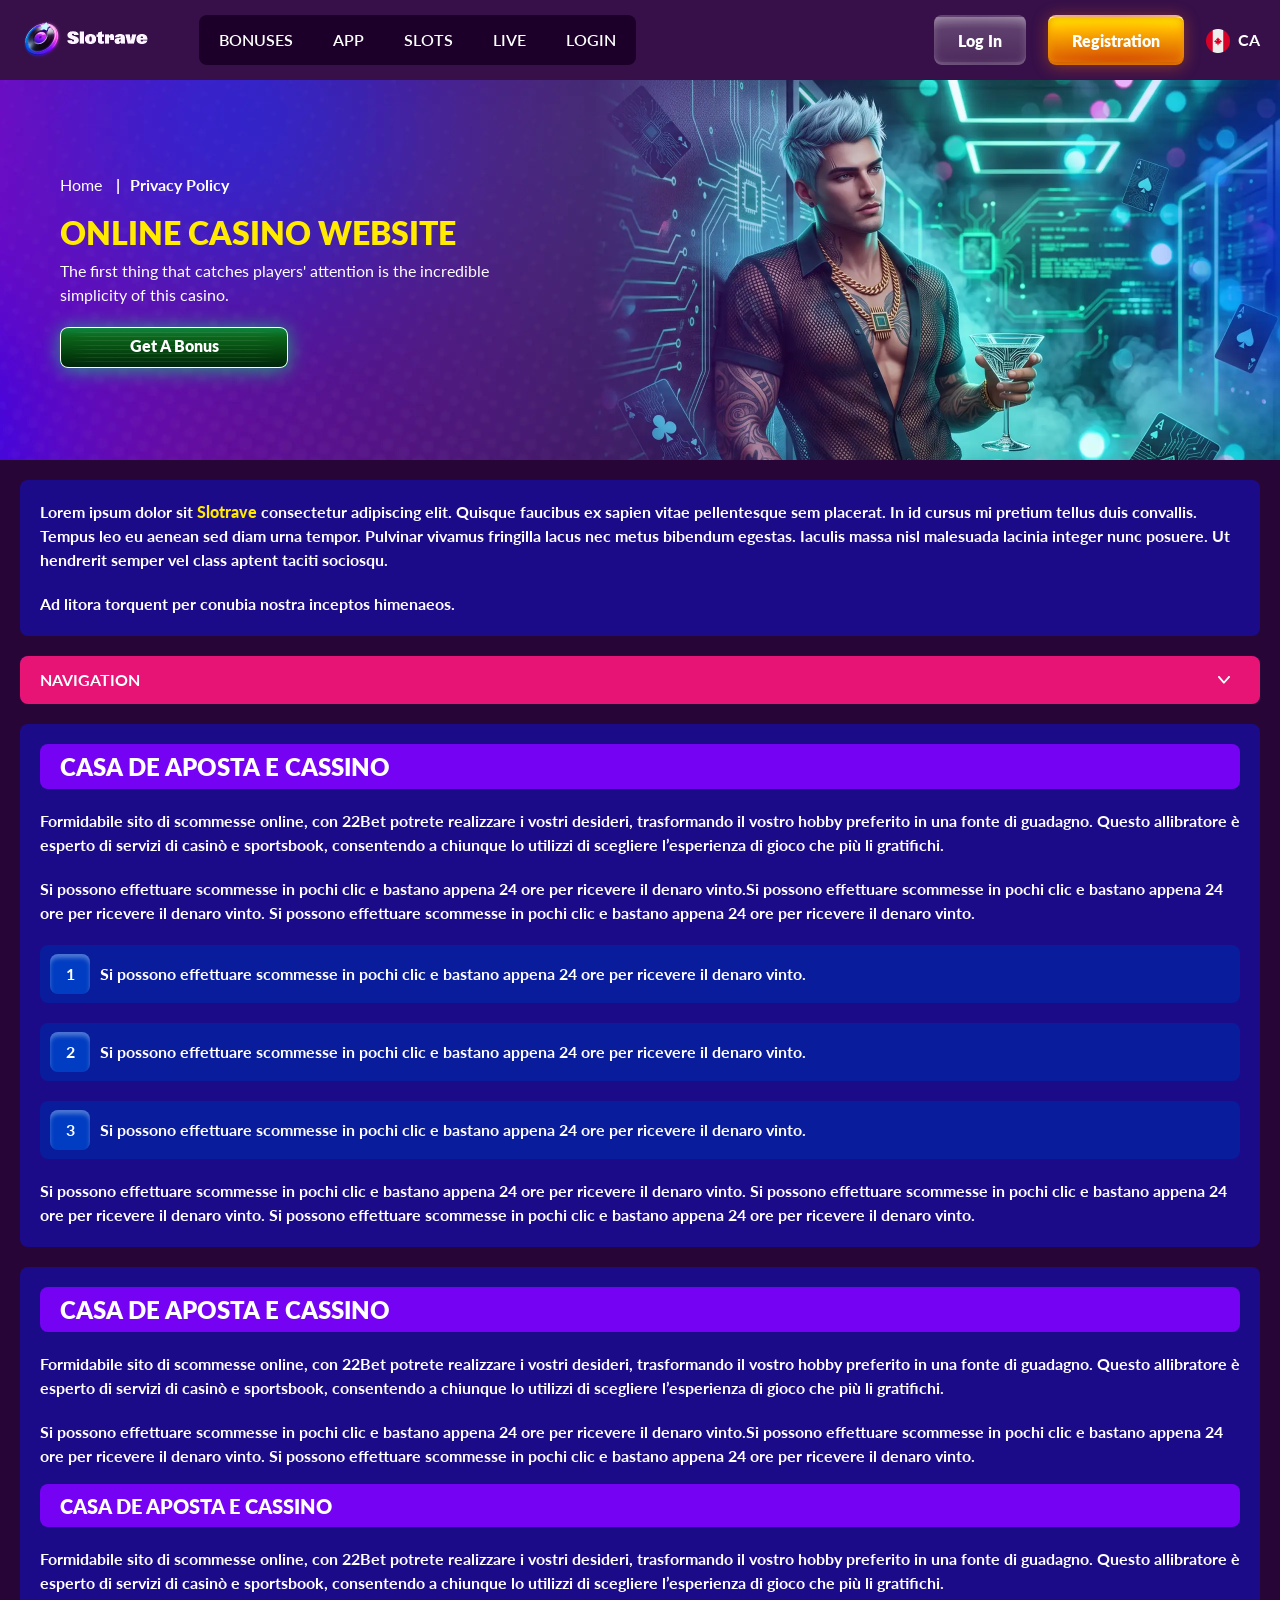
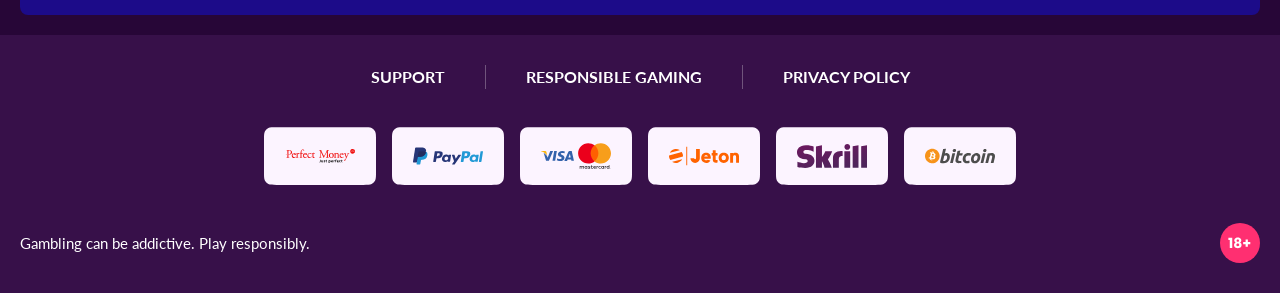
<file: policy.html>
<!DOCTYPE html>
<html lang="ca">
  <head>
    <meta charset="UTF-8" />
   
    <meta name="viewport" content="width=device-width, initial-scale=1.0" />
    <title>Slotrave</title>
    <meta name="description" content />
    <meta property="og:site_name" content />
    <meta property="og:title" content />
    <meta property="og:type" content="website" />
    <meta property="og:url" content />
    <meta property="og:image" content />
    <meta property="og:image:alt" content />
    <meta property="og:locale" content="ca" />
    <meta property="og:description" content />
    <link rel="preconnect" href="https://fonts.googleapis.com" />
    <link rel="preconnect" href="https://fonts.gstatic.com" crossorigin="anonymous" />
  <link href="https://fonts.googleapis.com/css2?family=Lato:ital,wght@0,100;0,300;0,400;0,700;0,900;1,100;1,300;1,400;1,700;1,900&display=swap" rel="stylesheet">
  
    <link rel="stylesheet" href="./css/reset.css" />
    <link rel="stylesheet" href="./css/main.css" />
    <link rel="stylesheet" href="./css/media.css"/>
    <link rel="icon" href="./images/Group.png" type="image/x-icon"/>
    <script
    src="https://code.jquery.com/jquery-3.6.1.min.js"
    integrity="sha256-o88AwQnZB+VDvE9tvIXrMQaPlFFSUTR+nldQm1LuPXQ="
    crossorigin="anonymous"
  ></script>
  </head>
  <body>
  <header class="header">
      <section class="content header__content">
        <a href="./index.html" class="logo header__logo"
          ><img src="./images/logo.png" alt="logo" title
        /></a>
        <button class="header__btn-menu" >
          <svg width="16px" height="16px" viewBox="0 0 16 16" xmlns="http://www.w3.org/2000/svg">
              <rect y="0" width="16" height="3" rx="1.5"></rect>
              <rect y="6.5" width="16" height="3" rx="1.5"></rect>
              <rect y="13" width="16" height="3" rx="1.5"></rect>
            </svg>
        </button>

          <nav class="menu header__menu">
          <ul class="header__menu-list">
                
              <li class="" >
            
                <a href="./bonus.html" >
                <span>Bonuses</span>
              </a>
            
              </a>
            </li>
              <li>
                <a href="./app.html">
                 App
                </a>
              </li>
               <li>
                <a href="./slots.html">
               Slots
                </a>
              </li>
               <li>
                <a href="./live.html">
                live
                </a>
              </li>
               <li>
                <a href="./login.html">
                login
                </a>
              </li>
              
             
            </ul>
            <div class="header__button header__button-menu " >
              <a href="#" class="button  button__login-menu">log in</a>
              <a href="#" class="button button__menu">registration</a>
            </div>
           
          </nav>
            <a href="#" class="button button__login">log in</a>
            <a href="#" class="button button__singup">registration</a>
            <!-- <div id="clock" class="header__time">00:00</div> -->
            <a href="#" class="header__flag">
                <span><img src="./images/flag.png" alt="flag" title /></span>
                <span>ca</span>
              </a>
      </section>
    </header>
     <main class="main home main-page">
        <section class=" hero hero__page">
           
            <div class="background ">
              <img src="./images/layout-image/bg-policy.webp" alt="hero" title />
              
            </div>
            <div class="hero__wrapper hero__wrapper-page">
              <div class="hero__data hero__data-bonus">
                <ul
                class="breadcrumbs "
                
              >
                <li
                  
                >
                  <a href="/" >
                    <span >Home</span></a
                  >
                 
                </li>
                <li
                  
                >
                  <a href="#" > <span >Privacy Policy</span></a>
                 
                </li>
              </ul>
                <h1 class="title general hero__title">
                  Online Casino Website
                </h1>
                 <p class="hero__text">The first thing that catches players' attention is the incredible simplicity of this casino.</p>
               
                <a href="#" class="button  hero__button ">Get a Bonus</a>
               
              </div>
             
            </div>
          </section>
      <section class="main__wrap main__wrap-page">
       
       <section class="content__wrapper content__wrapper-page">
        <section class="content article">
            <p>
             Lorem ipsum dolor sit <a href="#">Slotrave</a> consectetur adipiscing elit. Quisque faucibus ex sapien vitae pellentesque sem placerat. In id cursus mi pretium tellus duis convallis. Tempus leo eu aenean sed diam urna tempor. Pulvinar vivamus fringilla lacus nec metus bibendum egestas. Iaculis massa nisl malesuada lacinia integer nunc posuere. Ut hendrerit semper vel class aptent taciti sociosqu.
            </p>
            <p>
             Ad litora torquent per conubia nostra inceptos himenaeos.
            </p>
          </section>
          
            <section class="content menu-review__content">
              

            
                <div class="menu__review-desk menu__review-content">Navigation</div>
                <ul class="menu__review menu__review-list">
                  <li><a href="#">Lorem ipsum dolor sit</a></li>
                    <li><a href="#">Amet consectetur adipiscing</a></li>
                      <li><a href="#">Quisque faucibus ex sapien vitae</a></li>
                        <li><a href="#">Ut hendrerit sempero</a></li>
                          <li><a href="#">Pulvinar vivamus fringilla</a></li>
                           <li><a href="#">Ad litora torquent per conubia</a></li>
                         
                          
                </ul>
             
          
          </section>
         
         <section class="content article">
            <h2 class="title high article__title">Casa de Aposta e Cassino</h2>
            
            <p>
             Formidabile sito di scommesse online, con 22Bet potrete realizzare i vostri desideri, trasformando il vostro hobby preferito in una fonte di guadagno. Questo allibratore è esperto di servizi di casinò e sportsbook, consentendo a chiunque lo utilizzi di scegliere l’esperienza di gioco che più li gratifichi.
            </p>
            <p>
             Si possono effettuare scommesse in pochi clic e bastano appena 24 ore per ricevere il denaro vinto.Si possono effettuare scommesse in pochi clic e bastano appena 24 ore per ricevere il denaro vinto. Si possono effettuare scommesse in pochi clic e bastano appena 24 ore per ricevere il denaro vinto.
            </p>
           <ol>
              <li>Si possono effettuare scommesse in pochi clic e bastano appena 24 ore per ricevere il denaro vinto.</li>
              <li>Si possono effettuare scommesse in pochi clic e bastano appena 24 ore per ricevere il denaro vinto.</li>
              <li>Si possono effettuare scommesse in pochi clic e bastano appena 24 ore per ricevere il denaro vinto.</li>
            </ol>
            <p>Si possono effettuare scommesse in pochi clic e bastano appena 24 ore per ricevere il denaro vinto. Si possono effettuare scommesse in pochi clic e bastano appena 24 ore per ricevere il denaro vinto. Si possono effettuare scommesse in pochi clic e bastano appena 24 ore per ricevere il denaro vinto.</p>
          </section>
           <section class="content article">
            <h2 class="title high article__title">Casa de Aposta e Cassino</h2>
            
            <p>
             Formidabile sito di scommesse online, con 22Bet potrete realizzare i vostri desideri, trasformando il vostro hobby preferito in una fonte di guadagno. Questo allibratore è esperto di servizi di casinò e sportsbook, consentendo a chiunque lo utilizzi di scegliere l’esperienza di gioco che più li gratifichi.
            </p>
            <p>
             Si possono effettuare scommesse in pochi clic e bastano appena 24 ore per ricevere il denaro vinto.Si possono effettuare scommesse in pochi clic e bastano appena 24 ore per ricevere il denaro vinto. Si possono effettuare scommesse in pochi clic e bastano appena 24 ore per ricevere il denaro vinto.
            </p>
          
            <h3>Casa de Aposta e Cassino</h3>
            <p>Formidabile sito di scommesse online, con 22Bet potrete realizzare i vostri desideri, trasformando il vostro hobby preferito in una fonte di guadagno. Questo allibratore è esperto di servizi di casinò e sportsbook, consentendo a chiunque lo utilizzi di scegliere l’esperienza di gioco che più li gratifichi.</p>
          </section>
        
        </section> 
        
       
        <div class=""  onclick="scrollToTop()">
          <button class="main__arrow" id="scrollToTopBtn"></button>
        </div> 
      </section>
    </main> 
     <footer class=" footer ">
      <section class="content footer__content">
        <ul class="footer__menu">
         <li><a href="./support.html">Support</a></li>
         <li><a href="./responsible.html">Responsible Gaming</a></li>
         <li><a href="./policy.html">Privacy Policy</a></li>
         
        </ul>
       
          <ul class="footer__cards-list">
           
            <li>
              <a href="#"
                ><img src="./images/footer-img1.svg" alt="card" title
              /></a>
            </li>
           <li>
              <a href="#"
                ><img src="./images/footer-img2.svg" alt="card" title
              /></a>
            </li> <li>
              <a href="#"
                ><img src="./images/footer-img3.svg" alt="card" title
              /></a>
            </li> <li>
              <a href="#"
                ><img src="./images/footer-img4.svg" alt="card" title
              /></a>
            </li> <li>
              <a href="#"
                ><img src="./images/footer-img5.svg" alt="card" title
              /></a>
            </li> <li>
              <a href="#"
                ><img src="./images/footer-img6.svg" alt="card" title
              /></a>
            </li>
          </ul>
       
        <div class="footer__wrapp">
          <div class="footer__text">
           
            <p>Gambling can be addictive. Play responsibly. 
</p>
           
          </div>
          <div class="footer__age">
            <img src="./images/age.svg" alt="age" title />
          </div>
        </div>
      
      </section>
    </footer>
    
    <script src="./js/sidebar.js" defer></script>
    <script src="./js/expander.js" defer></script>
    <script src="./js/mobile-menu.js" defer></script>
    <!-- <script src="./js/clock.js" defer></script> -->
     <script src="./js/arrowUp.js" defer></script>
  </body>
</html>
</file>
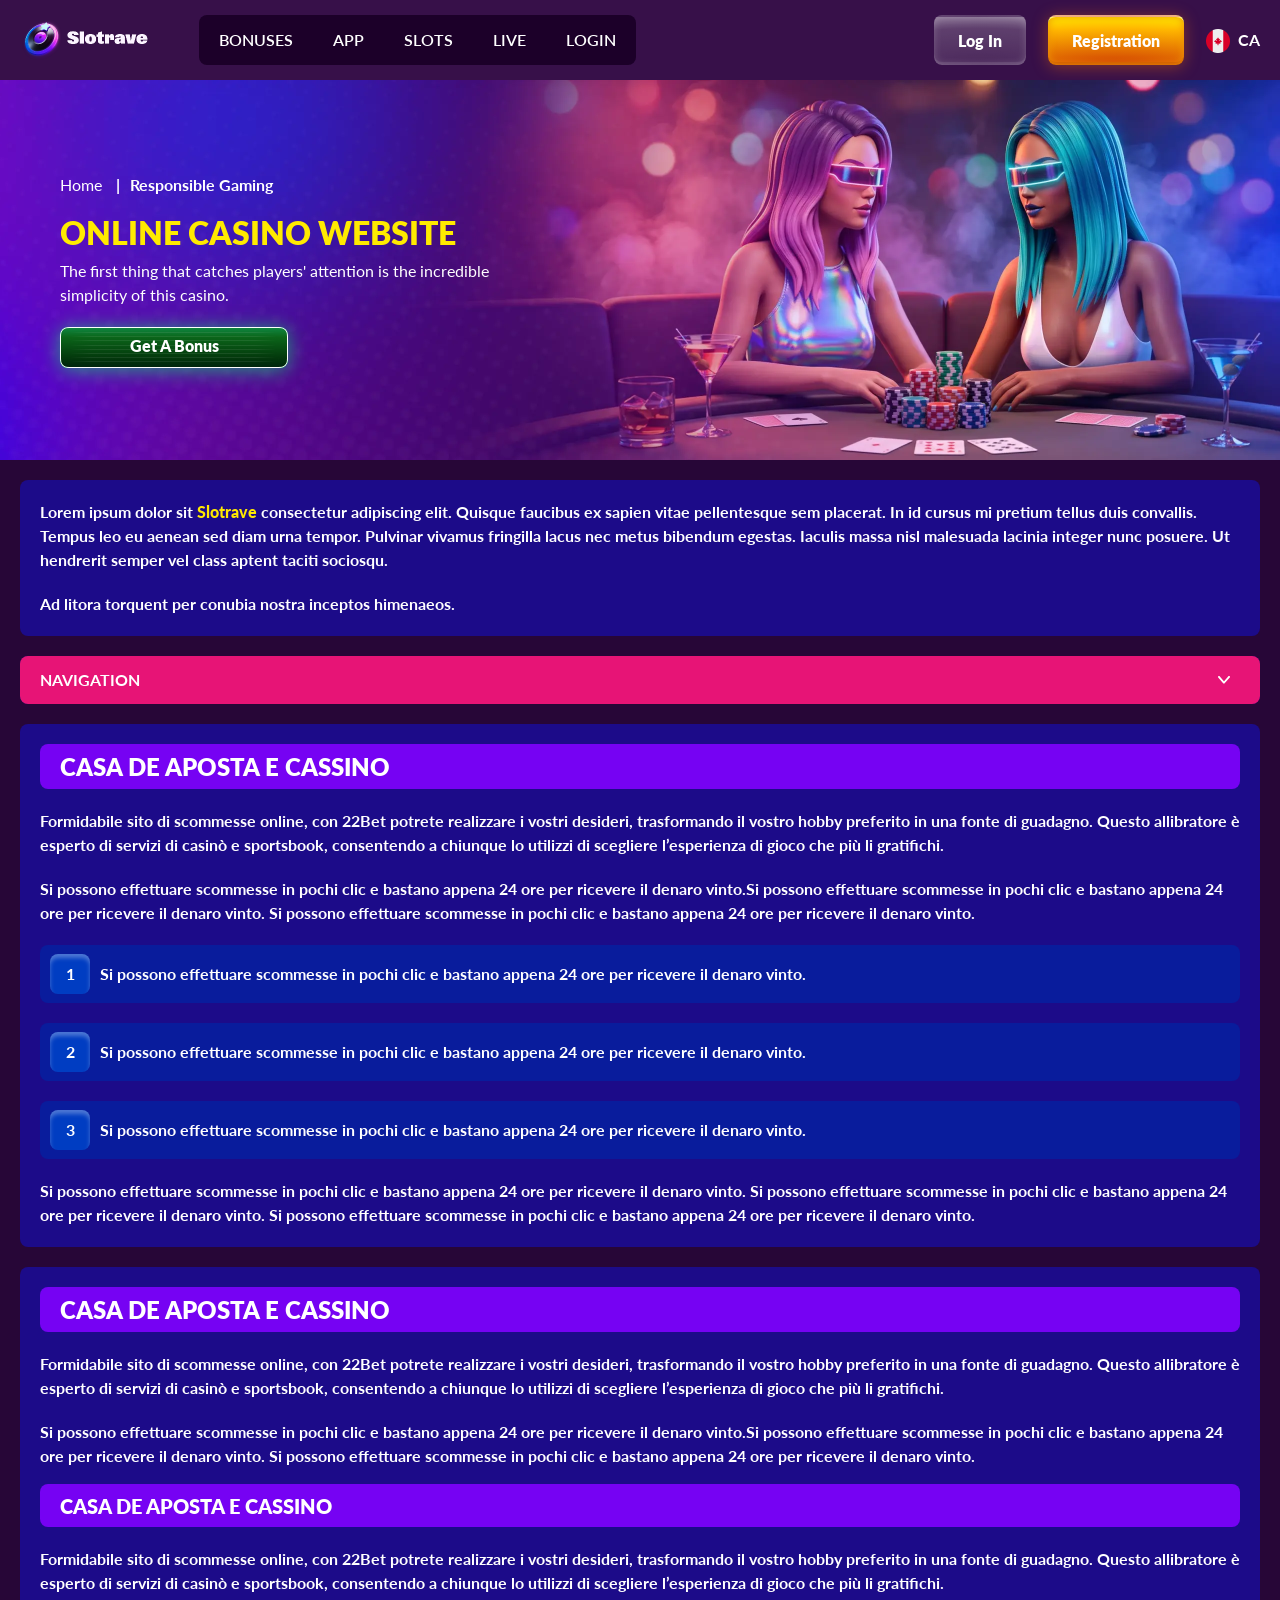
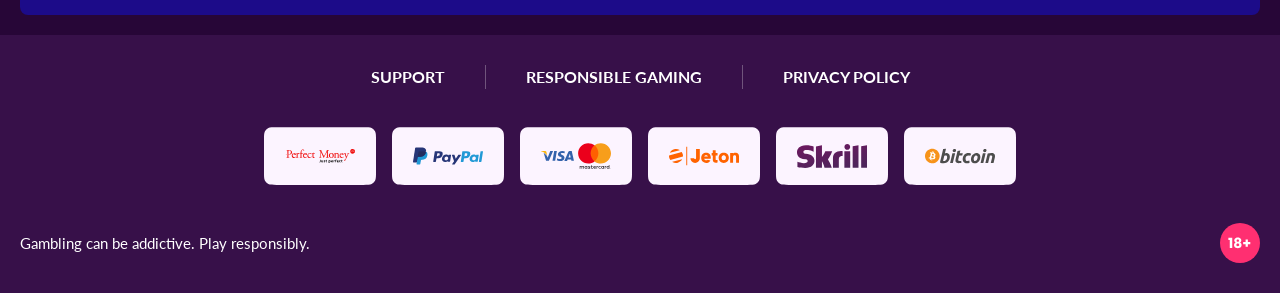
<file: responsible.html>
<!DOCTYPE html>
<html lang="ca">
  <head>
    <meta charset="UTF-8" />
   
    <meta name="viewport" content="width=device-width, initial-scale=1.0" />
    <title>Slotrave</title>
    <meta name="description" content />
    <meta property="og:site_name" content />
    <meta property="og:title" content />
    <meta property="og:type" content="website" />
    <meta property="og:url" content />
    <meta property="og:image" content />
    <meta property="og:image:alt" content />
    <meta property="og:locale" content="ca" />
    <meta property="og:description" content />
    <link rel="preconnect" href="https://fonts.googleapis.com" />
    <link rel="preconnect" href="https://fonts.gstatic.com" crossorigin="anonymous" />
  <link href="https://fonts.googleapis.com/css2?family=Lato:ital,wght@0,100;0,300;0,400;0,700;0,900;1,100;1,300;1,400;1,700;1,900&display=swap" rel="stylesheet">
  
    <link rel="stylesheet" href="./css/reset.css" />
    <link rel="stylesheet" href="./css/main.css" />
    <link rel="stylesheet" href="./css/media.css"/>
    <link rel="icon" href="./images/Group.png" type="image/x-icon"/>
    <script
    src="https://code.jquery.com/jquery-3.6.1.min.js"
    integrity="sha256-o88AwQnZB+VDvE9tvIXrMQaPlFFSUTR+nldQm1LuPXQ="
    crossorigin="anonymous"
  ></script>
  </head>
  <body>
  <header class="header">
      <section class="content header__content">
        <a href="./index.html" class="logo header__logo"
          ><img src="./images/logo.png" alt="logo" title
        /></a>
        <button class="header__btn-menu" >
          <svg width="16px" height="16px" viewBox="0 0 16 16" xmlns="http://www.w3.org/2000/svg">
              <rect y="0" width="16" height="3" rx="1.5"></rect>
              <rect y="6.5" width="16" height="3" rx="1.5"></rect>
              <rect y="13" width="16" height="3" rx="1.5"></rect>
            </svg>
        </button>

          <nav class="menu header__menu">
          <ul class="header__menu-list">
                
              <li class="" >
            
                <a href="./bonus.html" >
                <span>Bonuses</span>
              </a>
            
              </a>
            </li>
              <li>
                <a href="./app.html">
                 App
                </a>
              </li>
               <li>
                <a href="./slots.html">
               Slots
                </a>
              </li>
               <li>
                <a href="./live.html">
                live
                </a>
              </li>
               <li>
                <a href="./login.html">
                login
                </a>
              </li>
              
             
            </ul>
            <div class="header__button header__button-menu " >
              <a href="#" class="button  button__login-menu">log in</a>
              <a href="#" class="button button__menu">registration</a>
            </div>
           
          </nav>
            <a href="#" class="button button__login">log in</a>
            <a href="#" class="button button__singup">registration</a>
            <!-- <div id="clock" class="header__time">00:00</div> -->
            <a href="#" class="header__flag">
                <span><img src="./images/flag.png" alt="flag" title /></span>
                <span>ca</span>
              </a>
      </section>
    </header>
     <main class="main home main-page">
        <section class=" hero hero__page">
           
            <div class="background background-pageApp">
              <img src="./images/layout-image/bg-responsible.webp" alt="hero" title />
              
            </div>
            <div class="hero__wrapper hero__wrapper-page">
              <div class="hero__data hero__data-bonus">
                <ul
                class="breadcrumbs "
                
              >
                <li
                  
                >
                  <a href="/" >
                    <span >Home</span></a
                  >
                 
                </li>
                <li
                  
                >
                  <a href="#" > <span >Responsible Gaming</span></a>
                 
                </li>
              </ul>
                <h1 class="title general hero__title">
                  Online Casino Website
                </h1>
                 <p class="hero__text">The first thing that catches players' attention is the incredible simplicity of this casino.</p>
               
                <a href="#" class="button  hero__button ">Get a Bonus</a>
               
              </div>
             
            </div>
          </section>
      <section class="main__wrap main__wrap-page">
       
       <section class="content__wrapper content__wrapper-page">
        <section class="content article">
            <p>
             Lorem ipsum dolor sit <a href="#">Slotrave</a> consectetur adipiscing elit. Quisque faucibus ex sapien vitae pellentesque sem placerat. In id cursus mi pretium tellus duis convallis. Tempus leo eu aenean sed diam urna tempor. Pulvinar vivamus fringilla lacus nec metus bibendum egestas. Iaculis massa nisl malesuada lacinia integer nunc posuere. Ut hendrerit semper vel class aptent taciti sociosqu.
            </p>
            <p>
             Ad litora torquent per conubia nostra inceptos himenaeos.
            </p>
          </section>
          
            <section class="content menu-review__content">
              

            
                <div class="menu__review-desk menu__review-content">Navigation</div>
                <ul class="menu__review menu__review-list">
                  <li><a href="#">Lorem ipsum dolor sit</a></li>
                    <li><a href="#">Amet consectetur adipiscing</a></li>
                      <li><a href="#">Quisque faucibus ex sapien vitae</a></li>
                        <li><a href="#">Ut hendrerit sempero</a></li>
                          <li><a href="#">Pulvinar vivamus fringilla</a></li>
                           <li><a href="#">Ad litora torquent per conubia</a></li>
                         
                          
                </ul>
             
          
          </section>
         
         <section class="content article">
            <h2 class="title high article__title">Casa de Aposta e Cassino</h2>
            
            <p>
             Formidabile sito di scommesse online, con 22Bet potrete realizzare i vostri desideri, trasformando il vostro hobby preferito in una fonte di guadagno. Questo allibratore è esperto di servizi di casinò e sportsbook, consentendo a chiunque lo utilizzi di scegliere l’esperienza di gioco che più li gratifichi.
            </p>
            <p>
             Si possono effettuare scommesse in pochi clic e bastano appena 24 ore per ricevere il denaro vinto.Si possono effettuare scommesse in pochi clic e bastano appena 24 ore per ricevere il denaro vinto. Si possono effettuare scommesse in pochi clic e bastano appena 24 ore per ricevere il denaro vinto.
            </p>
           <ol>
              <li>Si possono effettuare scommesse in pochi clic e bastano appena 24 ore per ricevere il denaro vinto.</li>
              <li>Si possono effettuare scommesse in pochi clic e bastano appena 24 ore per ricevere il denaro vinto.</li>
              <li>Si possono effettuare scommesse in pochi clic e bastano appena 24 ore per ricevere il denaro vinto.</li>
            </ol>
            <p>Si possono effettuare scommesse in pochi clic e bastano appena 24 ore per ricevere il denaro vinto. Si possono effettuare scommesse in pochi clic e bastano appena 24 ore per ricevere il denaro vinto. Si possono effettuare scommesse in pochi clic e bastano appena 24 ore per ricevere il denaro vinto.</p>
          </section>
           <section class="content article">
            <h2 class="title high article__title">Casa de Aposta e Cassino</h2>
            
            <p>
             Formidabile sito di scommesse online, con 22Bet potrete realizzare i vostri desideri, trasformando il vostro hobby preferito in una fonte di guadagno. Questo allibratore è esperto di servizi di casinò e sportsbook, consentendo a chiunque lo utilizzi di scegliere l’esperienza di gioco che più li gratifichi.
            </p>
            <p>
             Si possono effettuare scommesse in pochi clic e bastano appena 24 ore per ricevere il denaro vinto.Si possono effettuare scommesse in pochi clic e bastano appena 24 ore per ricevere il denaro vinto. Si possono effettuare scommesse in pochi clic e bastano appena 24 ore per ricevere il denaro vinto.
            </p>
          
            <h3>Casa de Aposta e Cassino</h3>
            <p>Formidabile sito di scommesse online, con 22Bet potrete realizzare i vostri desideri, trasformando il vostro hobby preferito in una fonte di guadagno. Questo allibratore è esperto di servizi di casinò e sportsbook, consentendo a chiunque lo utilizzi di scegliere l’esperienza di gioco che più li gratifichi.</p>
          </section>
        
        </section> 
        
       
        <div class=""  onclick="scrollToTop()">
          <button class="main__arrow" id="scrollToTopBtn"></button>
        </div> 
      </section>
    </main> 
     <footer class=" footer ">
      <section class="content footer__content">
        <ul class="footer__menu">
         <li><a href="./support.html">Support</a></li>
         <li><a href="./responsible.html">Responsible Gaming</a></li>
         <li><a href="./policy.html">Privacy Policy</a></li>
         
        </ul>
       
          <ul class="footer__cards-list">
           
            <li>
              <a href="#"
                ><img src="./images/footer-img1.svg" alt="card" title
              /></a>
            </li>
           <li>
              <a href="#"
                ><img src="./images/footer-img2.svg" alt="card" title
              /></a>
            </li> <li>
              <a href="#"
                ><img src="./images/footer-img3.svg" alt="card" title
              /></a>
            </li> <li>
              <a href="#"
                ><img src="./images/footer-img4.svg" alt="card" title
              /></a>
            </li> <li>
              <a href="#"
                ><img src="./images/footer-img5.svg" alt="card" title
              /></a>
            </li> <li>
              <a href="#"
                ><img src="./images/footer-img6.svg" alt="card" title
              /></a>
            </li>
          </ul>
       
        <div class="footer__wrapp">
          <div class="footer__text">
           
            <p>Gambling can be addictive. Play responsibly. 
</p>
           
          </div>
          <div class="footer__age">
            <img src="./images/age.svg" alt="age" title />
          </div>
        </div>
      
      </section>
    </footer>
    
    <script src="./js/sidebar.js" defer></script>
    <script src="./js/expander.js" defer></script>
    <script src="./js/mobile-menu.js" defer></script>
    <!-- <script src="./js/clock.js" defer></script> -->
     <script src="./js/arrowUp.js" defer></script>
  </body>
</html>
</file>
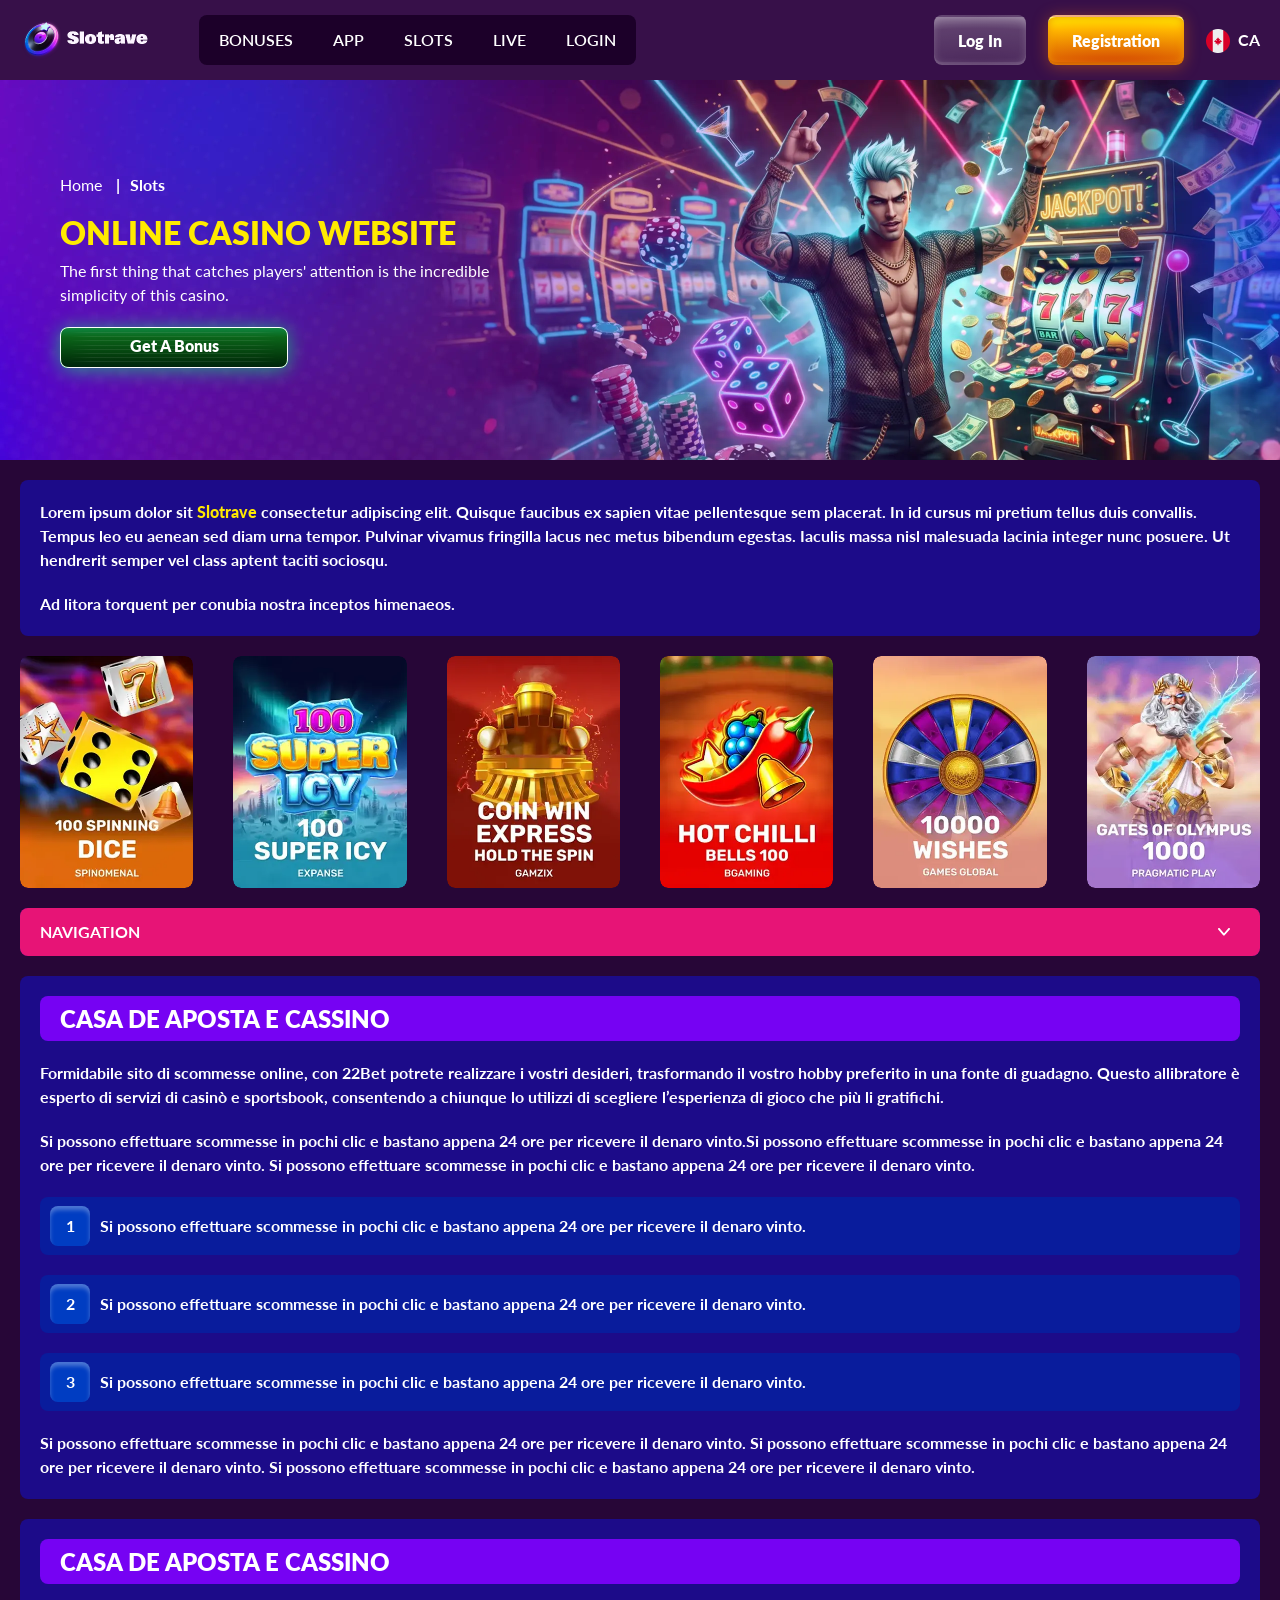
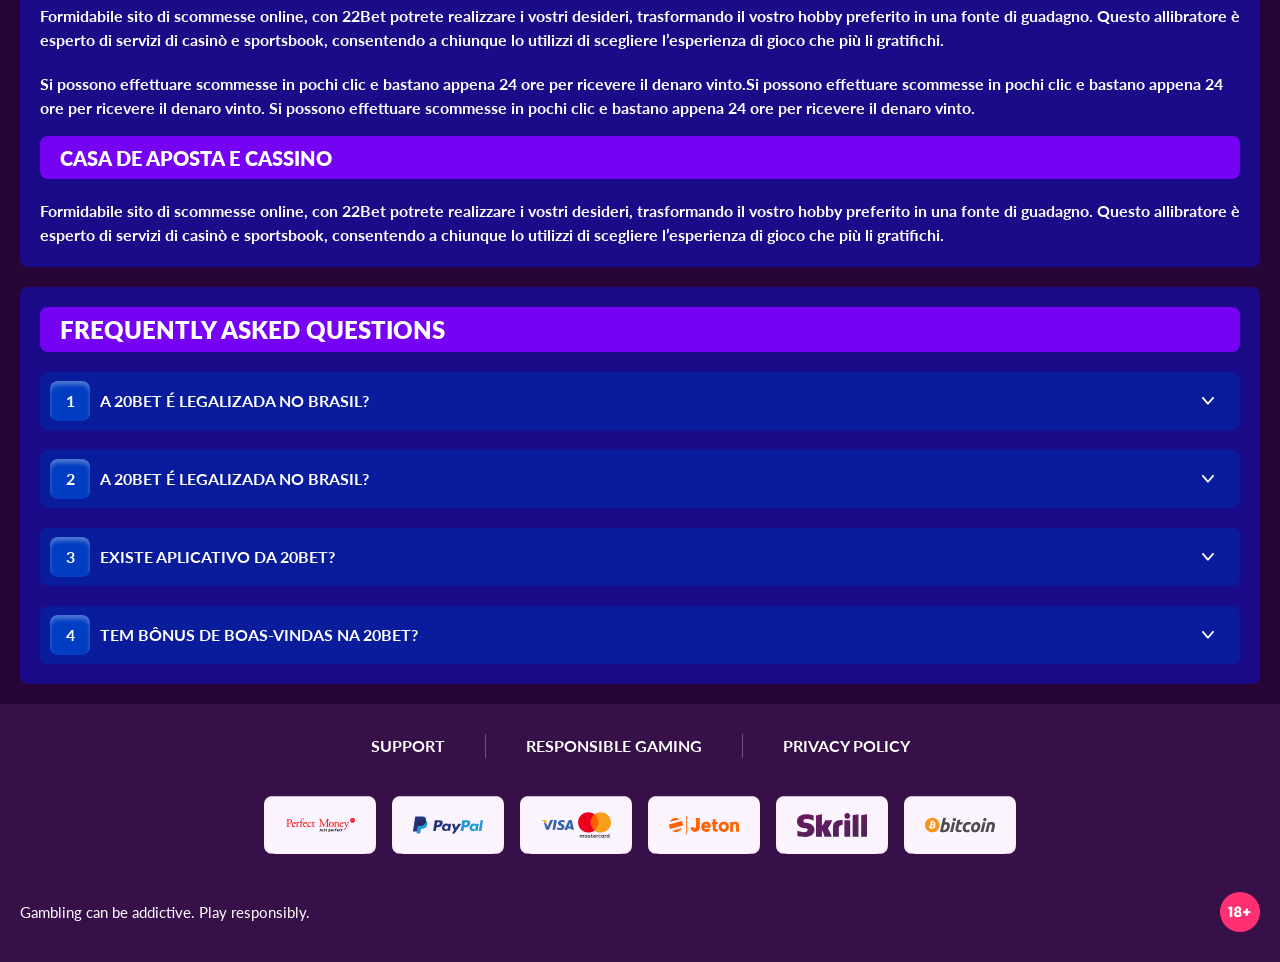
<file: slots.html>
<!DOCTYPE html>
<html lang="ca">
  <head>
    <meta charset="UTF-8" />
   
    <meta name="viewport" content="width=device-width, initial-scale=1.0" />
    <title>Slotrave</title>
    <meta name="description" content />
    <meta property="og:site_name" content />
    <meta property="og:title" content />
    <meta property="og:type" content="website" />
    <meta property="og:url" content />
    <meta property="og:image" content />
    <meta property="og:image:alt" content />
    <meta property="og:locale" content="ca" />
    <meta property="og:description" content />
    <link rel="preconnect" href="https://fonts.googleapis.com" />
    <link rel="preconnect" href="https://fonts.gstatic.com" crossorigin="anonymous" />
  <link href="https://fonts.googleapis.com/css2?family=Lato:ital,wght@0,100;0,300;0,400;0,700;0,900;1,100;1,300;1,400;1,700;1,900&display=swap" rel="stylesheet">
  
    <link rel="stylesheet" href="./css/reset.css" />
    <link rel="stylesheet" href="./css/main.css" />
    <link rel="stylesheet" href="./css/media.css"/>
    <link rel="icon" href="./images/Group.png" type="image/x-icon"/>
    <script
    src="https://code.jquery.com/jquery-3.6.1.min.js"
    integrity="sha256-o88AwQnZB+VDvE9tvIXrMQaPlFFSUTR+nldQm1LuPXQ="
    crossorigin="anonymous"
  ></script>
  </head>
  <body>
  <header class="header">
      <section class="content header__content">
        <a href="./index.html" class="logo header__logo"
          ><img src="./images/logo.png" alt="logo" title
        /></a>
        <button class="header__btn-menu" >
          <svg width="16px" height="16px" viewBox="0 0 16 16" xmlns="http://www.w3.org/2000/svg">
              <rect y="0" width="16" height="3" rx="1.5"></rect>
              <rect y="6.5" width="16" height="3" rx="1.5"></rect>
              <rect y="13" width="16" height="3" rx="1.5"></rect>
            </svg>
        </button>

          <nav class="menu header__menu">
          <ul class="header__menu-list">
                
              <li class="" >
            
                <a href="./bonus.html" >
                <span>Bonuses</span>
              </a>
            
              </a>
            </li>
              <li>
                <a href="./app.html">
                 App
                </a>
              </li>
               <li>
                <a href="./slots.html">
               Slots
                </a>
              </li>
               <li>
                <a href="./live.html">
                live
                </a>
              </li>
               <li>
                <a href="./login.html">
                login
                </a>
              </li>
              
             
            </ul>
            <div class="header__button header__button-menu " >
              <a href="#" class="button  button__login-menu">log in</a>
              <a href="#" class="button button__menu">registration</a>
            </div>
           
          </nav>
            <a href="#" class="button button__login">log in</a>
            <a href="#" class="button button__singup">registration</a>
            <!-- <div id="clock" class="header__time">00:00</div> -->
            <a href="#" class="header__flag">
                <span><img src="./images/flag.png" alt="flag" title /></span>
                <span>ca</span>
              </a>
      </section>
    </header>
     <main class="main home main-page">
        <section class=" hero hero__page">
           
            <div class="background ">
              <img src="./images/slots/bg-slots.webp" alt="hero" title />
              
            </div>
            <div class="hero__wrapper hero__wrapper-page">
              <div class="hero__data hero__data-bonus">
                <ul
                class="breadcrumbs "
                
              >
                <li
                  
                >
                  <a href="/" >
                    <span >Home</span></a
                  >
                 
                </li>
                <li
                  
                >
                  <a href="#" > <span >Slots</span></a>
                 
                </li>
              </ul>
                <h1 class="title general hero__title">
                  Online Casino Website
                </h1>
                 <p class="hero__text">The first thing that catches players' attention is the incredible simplicity of this casino.</p>
               
                <a href="#" class="button  hero__button ">Get a Bonus</a>
               
              </div>
             
            </div>
          </section>
      <section class="main__wrap main__wrap-page">
       
       <section class="content__wrapper content__wrapper-page">
        <section class="content article">
            <p>
             Lorem ipsum dolor sit <a href="#">Slotrave</a> consectetur adipiscing elit. Quisque faucibus ex sapien vitae pellentesque sem placerat. In id cursus mi pretium tellus duis convallis. Tempus leo eu aenean sed diam urna tempor. Pulvinar vivamus fringilla lacus nec metus bibendum egestas. Iaculis massa nisl malesuada lacinia integer nunc posuere. Ut hendrerit semper vel class aptent taciti sociosqu.
            </p>
            <p>
             Ad litora torquent per conubia nostra inceptos himenaeos.
            </p>
          </section>
           <section class="content casino">
           
              <ul class="casino__list ">
                <li class="casino__item">
                    <a href="#"><div class="casino__wrapper">
                      <img class="casino__img" src="./images/slots/card-slots1.webp" alt="" title>
                    <div class="casino__hover casino__hover-live">
                        
                        <div class="casino-box">
                            
                        <span  class="button  casino__buttons"><img src="./images/card-button.svg" alt="" title></span>
                        </div>
                    </div>
                    </div>
                    </a>
                </li>
                <li class="casino__item">
                  <a href="#"><div class="casino__wrapper">
                      <img class="casino__img" src="./images/slots/card-slots2.webp" alt="" title>
                    <div class="casino__hover casino__hover-live">
                        
                        <div class="casino-box">
                            
                        <span  class="button  casino__buttons"><img src="./images/card-button.svg" alt="" title></span>
                        </div>
                    </div>
                    </div>
                    </a>
              </li>
              <li class="casino__item">
              <a href="#"><div class="casino__wrapper">
                      <img class="casino__img" src="./images/slots/card-slots3.webp" alt="" title>
                    <div class="casino__hover casino__hover-live">
                        
                        <div class="casino-box">
                            
                        <span  class="button  casino__buttons"><img src="./images/card-button.svg" alt="" title></span>
                        </div>
                    </div>
                    </div>
                    </a>
            </li>
             <li class="casino__item">
                <a href="#"><div class="casino__wrapper">
                      <img class="casino__img" src="./images/slots/card-slots4.webp" alt="" title>
                    <div class="casino__hover casino__hover-live">
                        
                        <div class="casino-box">
                            
                        <span  class="button  casino__buttons"><img src="./images/card-button.svg" alt="" title></span>
                        </div>
                    </div>
                    </div>
                    </a>
            </li>
             <li class="casino__item">
                <a href="#"><div class="casino__wrapper">
                      <img class="casino__img" src="./images/slots/card-slots5.webp" alt="" title>
                    <div class="casino__hover casino__hover-live">
                        
                        <div class="casino-box">
                            
                        <span  class="button  casino__buttons"><img src="./images/card-button.svg" alt="" title></span>
                        </div>
                    </div>
                    </div>
                    </a>
            </li>
             <li class="casino__item">
                <a href="#"><div class="casino__wrapper">
                      <img class="casino__img" src="./images/slots/card-slots6.webp" alt="" title>
                    <div class="casino__hover casino__hover-live">
                        
                        <div class="casino-box">
                            
                        <span  class="button  casino__buttons"><img src="./images/card-button.svg" alt="" title></span>
                        </div>
                    </div>
                    </div>
                    </a>
            </li>
        

              </ul>
         </section>
        
            <section class="content menu-review__content">
              

            
                <div class="menu__review-desk menu__review-content">Navigation</div>
                <ul class="menu__review menu__review-list">
                  <li><a href="#">Lorem ipsum dolor sit</a></li>
                    <li><a href="#">Amet consectetur adipiscing</a></li>
                      <li><a href="#">Quisque faucibus ex sapien vitae</a></li>
                        <li><a href="#">Ut hendrerit sempero</a></li>
                          <li><a href="#">Pulvinar vivamus fringilla</a></li>
                           <li><a href="#">Ad litora torquent per conubia</a></li>
                         
                          
                </ul>
             
          
          </section>
         
         <section class="content article">
            <h2 class="title high article__title">Casa de Aposta e Cassino</h2>
            
            <p>
             Formidabile sito di scommesse online, con 22Bet potrete realizzare i vostri desideri, trasformando il vostro hobby preferito in una fonte di guadagno. Questo allibratore è esperto di servizi di casinò e sportsbook, consentendo a chiunque lo utilizzi di scegliere l’esperienza di gioco che più li gratifichi.
            </p>
            <p>
             Si possono effettuare scommesse in pochi clic e bastano appena 24 ore per ricevere il denaro vinto.Si possono effettuare scommesse in pochi clic e bastano appena 24 ore per ricevere il denaro vinto. Si possono effettuare scommesse in pochi clic e bastano appena 24 ore per ricevere il denaro vinto.
            </p>
           <ol>
              <li>Si possono effettuare scommesse in pochi clic e bastano appena 24 ore per ricevere il denaro vinto.</li>
              <li>Si possono effettuare scommesse in pochi clic e bastano appena 24 ore per ricevere il denaro vinto.</li>
              <li>Si possono effettuare scommesse in pochi clic e bastano appena 24 ore per ricevere il denaro vinto.</li>
            </ol>
            <p>Si possono effettuare scommesse in pochi clic e bastano appena 24 ore per ricevere il denaro vinto. Si possono effettuare scommesse in pochi clic e bastano appena 24 ore per ricevere il denaro vinto. Si possono effettuare scommesse in pochi clic e bastano appena 24 ore per ricevere il denaro vinto.</p>
          </section>
           <section class="content article">
            <h2 class="title high article__title">Casa de Aposta e Cassino</h2>
            
            <p>
             Formidabile sito di scommesse online, con 22Bet potrete realizzare i vostri desideri, trasformando il vostro hobby preferito in una fonte di guadagno. Questo allibratore è esperto di servizi di casinò e sportsbook, consentendo a chiunque lo utilizzi di scegliere l’esperienza di gioco che più li gratifichi.
            </p>
            <p>
             Si possono effettuare scommesse in pochi clic e bastano appena 24 ore per ricevere il denaro vinto.Si possono effettuare scommesse in pochi clic e bastano appena 24 ore per ricevere il denaro vinto. Si possono effettuare scommesse in pochi clic e bastano appena 24 ore per ricevere il denaro vinto.
            </p>
          
            <h3>Casa de Aposta e Cassino</h3>
            <p>Formidabile sito di scommesse online, con 22Bet potrete realizzare i vostri desideri, trasformando il vostro hobby preferito in una fonte di guadagno. Questo allibratore è esperto di servizi di casinò e sportsbook, consentendo a chiunque lo utilizzi di scegliere l’esperienza di gioco che più li gratifichi.</p>
          </section>
        
           <section class="content faq">
            <h2 class="title high faq__title">Frequently Asked Questions</h2>
            <ul class="faq__list " >
              <li class="faq__item"  >
                <h3 class="title medium faq__subtitle js-button-expander js-button-expander--faq"  >A 20Bet é legalizada no Brasil?
                 </h3>
                <div  class="faq__answer js-expand-content js-expand-content--faq" >
                  <p  >
                    Sim, a casa de apostas tem licença emitida por Curaçao, que é reconhecida no Brasil e a permite atuar por aqui.
                  </p>
                </div>
              </li>
              <li class="faq__item"  >
                <h3 class="title medium faq__subtitle js-button-expander js-button-expander--faq"  >A 20Bet é legalizada no Brasil?</h3>
                <div class="faq__answer js-expand-content js-expand-content--faq" >
                  <p  >
                    Sim, a casa de apostas tem licença emitida por Curaçao, que é reconhecida no Brasil e a permite atuar por aqui.
                  </p>
                </div>
              </li> 
              <li class="faq__item"  >
                <h3 class="title medium faq__subtitle js-button-expander js-button-expander--faq"  >Existe aplicativo da 20Bet?</h3>
                <div class="faq__answer js-expand-content js-expand-content--faq" >
                  <p  >
                   Sim, disponível para sistemas operacionais iOS e Android.
                  </p>
                </div>
              </li> 
              <li class="faq__item"  >
                <h3 class="title medium faq__subtitle js-button-expander js-button-expander--faq"  >Tem bônus de boas-vindas na 20Bet?</h3>
                <div class="faq__answer js-expand-content js-expand-content--faq" >
                  <p  >
                   O pacote especial para novos usuários da 20Bet paga 100% sobre o primeiro depósito, com limite de 600 BRL.
                  </p>
                </div>
              </li> 
             
            </ul>
          </section>
          
        </section> 
        
       
        <div class=""  onclick="scrollToTop()">
          <button class="main__arrow" id="scrollToTopBtn"></button>
        </div> 
      </section>
    </main> 
     <footer class=" footer ">
      <section class="content footer__content">
        <ul class="footer__menu">
         <li><a href="./support.html">Support</a></li>
         <li><a href="./responsible.html">Responsible Gaming</a></li>
         <li><a href="./policy.html">Privacy Policy</a></li>
         
        </ul>
       
          <ul class="footer__cards-list">
           
            <li>
              <a href="#"
                ><img src="./images/footer-img1.svg" alt="card" title
              /></a>
            </li>
           <li>
              <a href="#"
                ><img src="./images/footer-img2.svg" alt="card" title
              /></a>
            </li> <li>
              <a href="#"
                ><img src="./images/footer-img3.svg" alt="card" title
              /></a>
            </li> <li>
              <a href="#"
                ><img src="./images/footer-img4.svg" alt="card" title
              /></a>
            </li> <li>
              <a href="#"
                ><img src="./images/footer-img5.svg" alt="card" title
              /></a>
            </li> <li>
              <a href="#"
                ><img src="./images/footer-img6.svg" alt="card" title
              /></a>
            </li>
          </ul>
       
        <div class="footer__wrapp">
          <div class="footer__text">
           
            <p>Gambling can be addictive. Play responsibly. 
</p>
           
          </div>
          <div class="footer__age">
            <img src="./images/age.svg" alt="age" title />
          </div>
        </div>
      
      </section>
    </footer>
    
    <script src="./js/sidebar.js" defer></script>
    <script src="./js/expander.js" defer></script>
    <script src="./js/mobile-menu.js" defer></script>
    <!-- <script src="./js/clock.js" defer></script> -->
     <script src="./js/arrowUp.js" defer></script>
  </body>
</html>
</file>
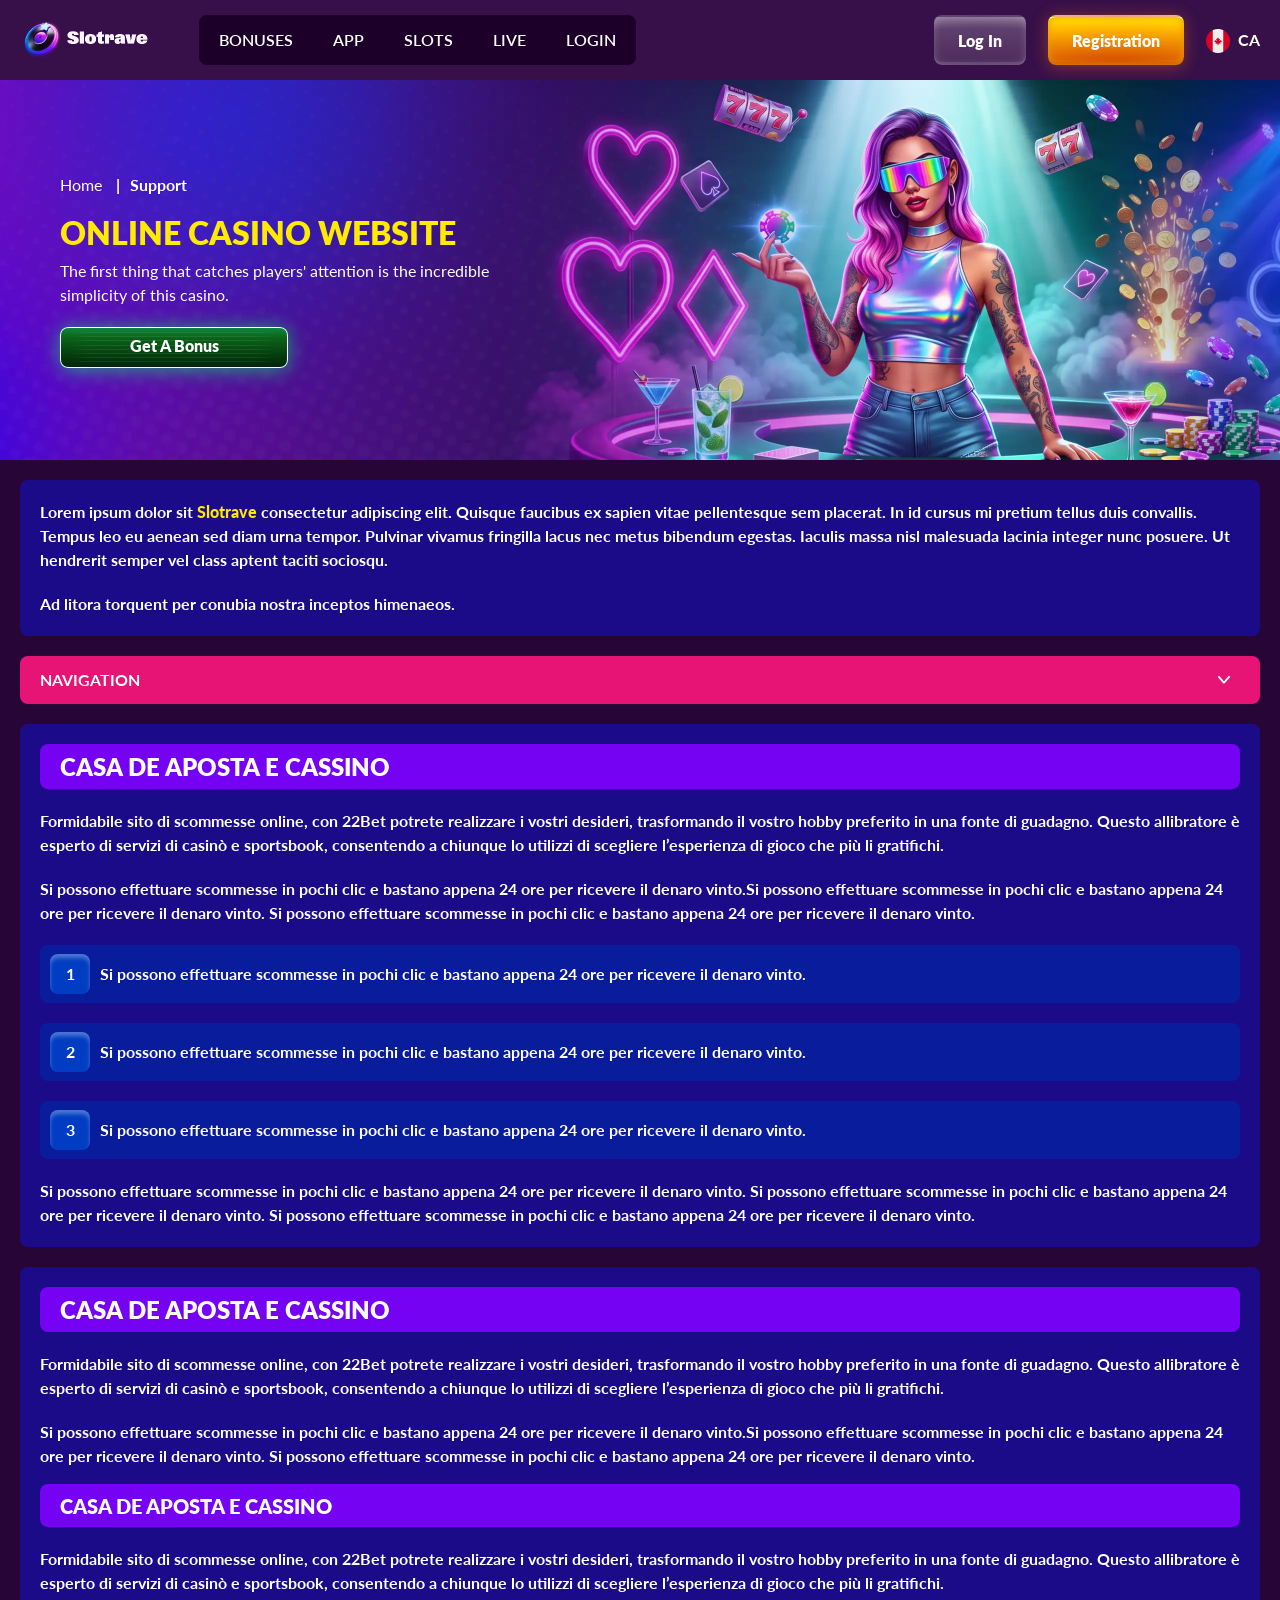
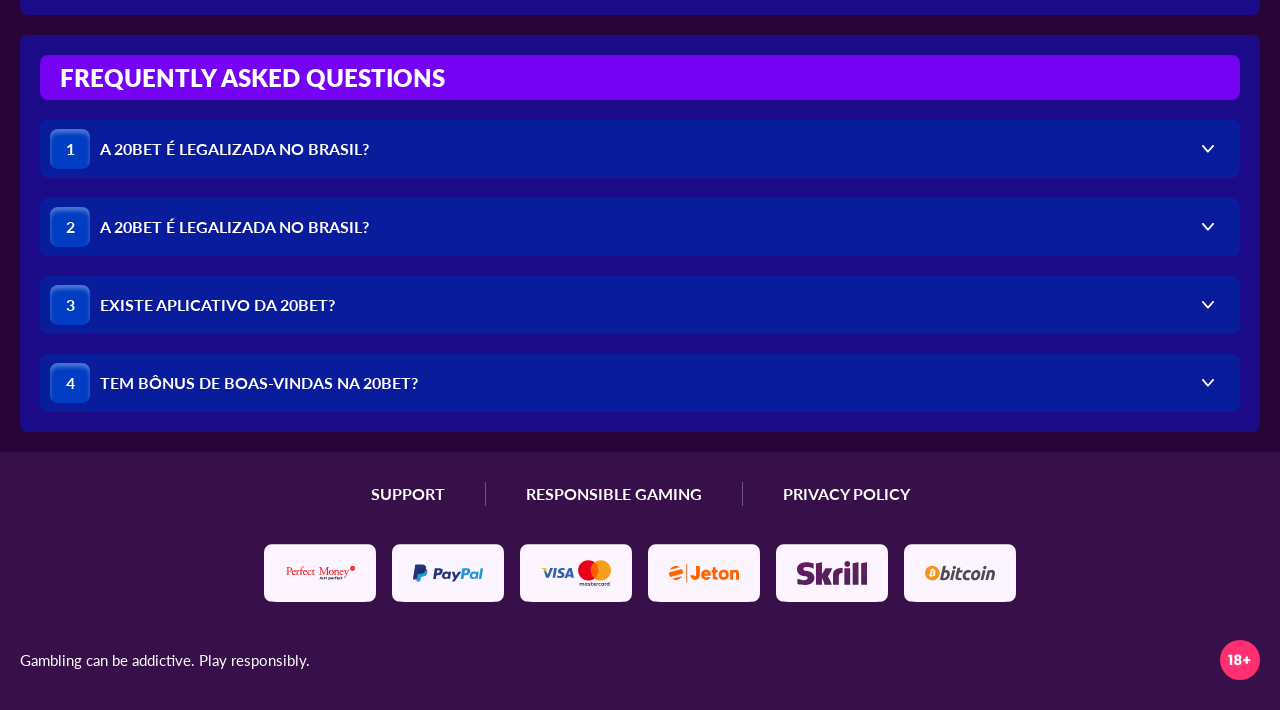
<file: support.html>
<!DOCTYPE html>
<html lang="ca">
  <head>
    <meta charset="UTF-8" />
   
    <meta name="viewport" content="width=device-width, initial-scale=1.0" />
    <title>Slotrave</title>
    <meta name="description" content />
    <meta property="og:site_name" content />
    <meta property="og:title" content />
    <meta property="og:type" content="website" />
    <meta property="og:url" content />
    <meta property="og:image" content />
    <meta property="og:image:alt" content />
    <meta property="og:locale" content="ca" />
    <meta property="og:description" content />
    <link rel="preconnect" href="https://fonts.googleapis.com" />
    <link rel="preconnect" href="https://fonts.gstatic.com" crossorigin="anonymous" />
  <link href="https://fonts.googleapis.com/css2?family=Lato:ital,wght@0,100;0,300;0,400;0,700;0,900;1,100;1,300;1,400;1,700;1,900&display=swap" rel="stylesheet">
  
    <link rel="stylesheet" href="./css/reset.css" />
    <link rel="stylesheet" href="./css/main.css" />
    <link rel="stylesheet" href="./css/media.css"/>
    <link rel="icon" href="./images/Group.png" type="image/x-icon"/>
    <script
    src="https://code.jquery.com/jquery-3.6.1.min.js"
    integrity="sha256-o88AwQnZB+VDvE9tvIXrMQaPlFFSUTR+nldQm1LuPXQ="
    crossorigin="anonymous"
  ></script>
  </head>
  <body>
  <header class="header">
      <section class="content header__content">
        <a href="./index.html" class="logo header__logo"
          ><img src="./images/logo.png" alt="logo" title
        /></a>
        <button class="header__btn-menu" >
          <svg width="16px" height="16px" viewBox="0 0 16 16" xmlns="http://www.w3.org/2000/svg">
              <rect y="0" width="16" height="3" rx="1.5"></rect>
              <rect y="6.5" width="16" height="3" rx="1.5"></rect>
              <rect y="13" width="16" height="3" rx="1.5"></rect>
            </svg>
        </button>

          <nav class="menu header__menu">
          <ul class="header__menu-list">
                
              <li class="" >
            
                <a href="./bonus.html" >
                <span>Bonuses</span>
              </a>
            
              </a>
            </li>
              <li>
                <a href="./app.html">
                 App
                </a>
              </li>
               <li>
                <a href="./slots.html">
               Slots
                </a>
              </li>
               <li>
                <a href="./live.html">
                live
                </a>
              </li>
               <li>
                <a href="./login.html">
                login
                </a>
              </li>
              
             
            </ul>
            <div class="header__button header__button-menu " >
              <a href="#" class="button  button__login-menu">log in</a>
              <a href="#" class="button button__menu">registration</a>
            </div>
           
          </nav>
            <a href="#" class="button button__login">log in</a>
            <a href="#" class="button button__singup">registration</a>
            <!-- <div id="clock" class="header__time">00:00</div> -->
            <a href="#" class="header__flag">
                <span><img src="./images/flag.png" alt="flag" title /></span>
                <span>ca</span>
              </a>
      </section>
    </header>
     <main class="main home main-page">
        <section class=" hero hero__page">
           
            <div class="background ">
              <img src="./images/layout-image/bg-support.webp" alt="hero" title />
              
            </div>
            <div class="hero__wrapper hero__wrapper-page">
              <div class="hero__data hero__data-bonus">
                <ul
                class="breadcrumbs "
                
              >
                <li
                  
                >
                  <a href="/" >
                    <span >Home</span></a
                  >
                 
                </li>
                <li
                  
                >
                  <a href="#" > <span >Support</span></a>
                 
                </li>
              </ul>
                <h1 class="title general hero__title">
                  Online Casino Website
                </h1>
                 <p class="hero__text">The first thing that catches players' attention is the incredible simplicity of this casino.</p>
               
                <a href="#" class="button  hero__button ">Get a Bonus</a>
               
              </div>
             
            </div>
          </section>
      <section class="main__wrap main__wrap-page">
       
       <section class="content__wrapper content__wrapper-page">
        <section class="content article">
            <p>
             Lorem ipsum dolor sit <a href="#">Slotrave</a> consectetur adipiscing elit. Quisque faucibus ex sapien vitae pellentesque sem placerat. In id cursus mi pretium tellus duis convallis. Tempus leo eu aenean sed diam urna tempor. Pulvinar vivamus fringilla lacus nec metus bibendum egestas. Iaculis massa nisl malesuada lacinia integer nunc posuere. Ut hendrerit semper vel class aptent taciti sociosqu.
            </p>
            <p>
             Ad litora torquent per conubia nostra inceptos himenaeos.
            </p>
          </section>
          
            <section class="content menu-review__content">
              

            
                <div class="menu__review-desk menu__review-content">Navigation</div>
                <ul class="menu__review menu__review-list">
                  <li><a href="#">Lorem ipsum dolor sit</a></li>
                    <li><a href="#">Amet consectetur adipiscing</a></li>
                      <li><a href="#">Quisque faucibus ex sapien vitae</a></li>
                        <li><a href="#">Ut hendrerit sempero</a></li>
                          <li><a href="#">Pulvinar vivamus fringilla</a></li>
                           <li><a href="#">Ad litora torquent per conubia</a></li>
                         
                          
                </ul>
             
          
          </section>
         
         <section class="content article">
            <h2 class="title high article__title">Casa de Aposta e Cassino</h2>
            
            <p>
             Formidabile sito di scommesse online, con 22Bet potrete realizzare i vostri desideri, trasformando il vostro hobby preferito in una fonte di guadagno. Questo allibratore è esperto di servizi di casinò e sportsbook, consentendo a chiunque lo utilizzi di scegliere l’esperienza di gioco che più li gratifichi.
            </p>
            <p>
             Si possono effettuare scommesse in pochi clic e bastano appena 24 ore per ricevere il denaro vinto.Si possono effettuare scommesse in pochi clic e bastano appena 24 ore per ricevere il denaro vinto. Si possono effettuare scommesse in pochi clic e bastano appena 24 ore per ricevere il denaro vinto.
            </p>
           <ol>
              <li>Si possono effettuare scommesse in pochi clic e bastano appena 24 ore per ricevere il denaro vinto.</li>
              <li>Si possono effettuare scommesse in pochi clic e bastano appena 24 ore per ricevere il denaro vinto.</li>
              <li>Si possono effettuare scommesse in pochi clic e bastano appena 24 ore per ricevere il denaro vinto.</li>
            </ol>
            <p>Si possono effettuare scommesse in pochi clic e bastano appena 24 ore per ricevere il denaro vinto. Si possono effettuare scommesse in pochi clic e bastano appena 24 ore per ricevere il denaro vinto. Si possono effettuare scommesse in pochi clic e bastano appena 24 ore per ricevere il denaro vinto.</p>
          </section>
           <section class="content article">
            <h2 class="title high article__title">Casa de Aposta e Cassino</h2>
            
            <p>
             Formidabile sito di scommesse online, con 22Bet potrete realizzare i vostri desideri, trasformando il vostro hobby preferito in una fonte di guadagno. Questo allibratore è esperto di servizi di casinò e sportsbook, consentendo a chiunque lo utilizzi di scegliere l’esperienza di gioco che più li gratifichi.
            </p>
            <p>
             Si possono effettuare scommesse in pochi clic e bastano appena 24 ore per ricevere il denaro vinto.Si possono effettuare scommesse in pochi clic e bastano appena 24 ore per ricevere il denaro vinto. Si possono effettuare scommesse in pochi clic e bastano appena 24 ore per ricevere il denaro vinto.
            </p>
          
            <h3>Casa de Aposta e Cassino</h3>
            <p>Formidabile sito di scommesse online, con 22Bet potrete realizzare i vostri desideri, trasformando il vostro hobby preferito in una fonte di guadagno. Questo allibratore è esperto di servizi di casinò e sportsbook, consentendo a chiunque lo utilizzi di scegliere l’esperienza di gioco che più li gratifichi.</p>
          </section>
        
           <section class="content faq">
            <h2 class="title high faq__title">Frequently Asked Questions</h2>
            <ul class="faq__list " >
              <li class="faq__item"  >
                <h3 class="title medium faq__subtitle js-button-expander js-button-expander--faq"  >A 20Bet é legalizada no Brasil?
                 </h3>
                <div  class="faq__answer js-expand-content js-expand-content--faq" >
                  <p  >
                    Sim, a casa de apostas tem licença emitida por Curaçao, que é reconhecida no Brasil e a permite atuar por aqui.
                  </p>
                </div>
              </li>
              <li class="faq__item"  >
                <h3 class="title medium faq__subtitle js-button-expander js-button-expander--faq"  >A 20Bet é legalizada no Brasil?</h3>
                <div class="faq__answer js-expand-content js-expand-content--faq" >
                  <p  >
                    Sim, a casa de apostas tem licença emitida por Curaçao, que é reconhecida no Brasil e a permite atuar por aqui.
                  </p>
                </div>
              </li> 
              <li class="faq__item"  >
                <h3 class="title medium faq__subtitle js-button-expander js-button-expander--faq"  >Existe aplicativo da 20Bet?</h3>
                <div class="faq__answer js-expand-content js-expand-content--faq" >
                  <p  >
                   Sim, disponível para sistemas operacionais iOS e Android.
                  </p>
                </div>
              </li> 
              <li class="faq__item"  >
                <h3 class="title medium faq__subtitle js-button-expander js-button-expander--faq"  >Tem bônus de boas-vindas na 20Bet?</h3>
                <div class="faq__answer js-expand-content js-expand-content--faq" >
                  <p  >
                   O pacote especial para novos usuários da 20Bet paga 100% sobre o primeiro depósito, com limite de 600 BRL.
                  </p>
                </div>
              </li> 
             
            </ul>
          </section>
          
        </section> 
        
       
        <div class=""  onclick="scrollToTop()">
          <button class="main__arrow" id="scrollToTopBtn"></button>
        </div> 
      </section>
    </main> 
     <footer class=" footer ">
      <section class="content footer__content">
        <ul class="footer__menu">
         <li><a href="./support.html">Support</a></li>
         <li><a href="./responsible.html">Responsible Gaming</a></li>
         <li><a href="./policy.html">Privacy Policy</a></li>
         
        </ul>
       
          <ul class="footer__cards-list">
           
            <li>
              <a href="#"
                ><img src="./images/footer-img1.svg" alt="card" title
              /></a>
            </li>
           <li>
              <a href="#"
                ><img src="./images/footer-img2.svg" alt="card" title
              /></a>
            </li> <li>
              <a href="#"
                ><img src="./images/footer-img3.svg" alt="card" title
              /></a>
            </li> <li>
              <a href="#"
                ><img src="./images/footer-img4.svg" alt="card" title
              /></a>
            </li> <li>
              <a href="#"
                ><img src="./images/footer-img5.svg" alt="card" title
              /></a>
            </li> <li>
              <a href="#"
                ><img src="./images/footer-img6.svg" alt="card" title
              /></a>
            </li>
          </ul>
       
        <div class="footer__wrapp">
          <div class="footer__text">
           
            <p>Gambling can be addictive. Play responsibly. 
</p>
           
          </div>
          <div class="footer__age">
            <img src="./images/age.svg" alt="age" title />
          </div>
        </div>
      
      </section>
    </footer>
    
    <script src="./js/sidebar.js" defer></script>
    <script src="./js/expander.js" defer></script>
    <script src="./js/mobile-menu.js" defer></script>
    <!-- <script src="./js/clock.js" defer></script> -->
     <script src="./js/arrowUp.js" defer></script>
  </body>
</html>
</file>
<file: css/main.css>
html{
    -webkit-text-size-adjust: 100%;
    scroll-behavior: smooth;
      overflow-x: hidden;
  }
  
  body {
      display: block;
      position: relative;
      width: 100%;
    background:#270637;
 font-family: 'Lato', sans-serif;
      font-size: 16px;
      font-weight: 700;
      line-height: 150%;
      text-align: left;
      color:#ffffff;
      overflow-x: hidden;
    }
  

    
    .content {
      display: block;
      position: relative;
      width: 100%;
      max-width: 1020px;
      max-width: 100%;
      /* overflow: hidden; */
      border-radius: 8px;
 background:#1C0B89;

      padding: 20px;
      margin: 0 auto 20px auto;
    }
    
    h1,
    h2,
    h3,
    h4,
    .title {
      display: block;
      position: relative;
      font-size: 32px;
      font-weight: 800;
      line-height: 100%;
      text-align: center;
      color: #FFEA00;
    }
    
    h1,
    .title.general {
      text-transform: uppercase;
    }
    
    h2,
    .title.high {
      display: flex;
      align-items: center;
      justify-content: flex-start;
      font-weight: 800;
      font-size: 24px;
      line-height: 100%;
      text-transform: uppercase;
      color: #FFffff;
       background: #7602F3;
   /* border: 1px solid  #1855BE; */
    border-radius: 8px ;
padding: 10.5px 20px;
    }





    h3,
    title.medium {
      font-weight: 800;
      font-size: 20px;
      line-height: 100%;
      text-align: left;
    
      text-transform: uppercase;
    color: #FFffff;
      background: #7602F3;
   /* border: 1px solid  #1855BE; */
    border-radius: 8px ;
padding: 11.5px 20px;
    }
    
    article > *,
    .article > *,
    .desk > * {
      margin-top: 20px;
    }
    
    article > *:first-child,
    .article > *:first-child,
    .desk > *:first-child {
      margin-top: 0 !important;
    }
    
    article > h2,
    .article > h2,
    .desk > h2 {
      margin-top: 32px;
    }
    
    article > h3,
    .article > h3,
    .desk > h3 {
      margin-top: 16px;
    }
    
    .button {
      
      position: relative;
    display: inline-block;
      min-width: 228px;
      height: 41px;
     display: flex;
      width: fit-content;
      /* background: url('../images/button-neon.png') center center / cover; */
    
border-radius: 8px;
      overflow: hidden;
      font-size: 16px;
      font-weight: 800;
      line-height: 18px;
      text-align: center;
      align-items: center;
      justify-content: center;
      text-decoration: none;
      text-transform: capitalize;
      color: #ffffff;
      white-space: nowrap;
      cursor: pointer;
    
      /* padding: 26px 34px 20px 34px; */
      margin: 0 auto;
   z-index: 0;
 overflow: hidden;
      transition: all 0.5s;
    }
.hero__button,.banner__button{
  margin-left: 0;
 padding-bottom: 3px;
 margin-top: 20px;
   box-shadow: 0px -3px 2px 0px #00FF6280 inset,0px 0px 9px 0px #00FF62 inset, 0px 2px 20px 0px #00FF6299;

}
    .hero__button::after,.banner__button::after{
      content: "";
      position: absolute;
     background-size: cover;
    width: 100%;
    height: 100%;
   
    top: 0%;
    left: 50%;
    transform: translateX(-50%);
       background-image: url('../images/button-neon.png') ;
       background-position: center center;
       background-size: 100% 100%;
z-index: -1;
    }
    
    .button:hover {
     transform: scale(1.1);
    }
    
    
    .header,
    .main ,.footer {
      display: flex;
      position: relative;
      justify-content: space-between;
      align-items: center;
     
      max-width: 1600px;
      max-width: 100%;
      
      margin: 0 auto;
    }
    
    .background{
      display: block;
      position: absolute;
      bottom: 0;left: 0;
      height: 100%;
      width: 100%;
      overflow: hidden;
    }
    
    .background img{
      position: relative;
      width: 100%;height: 100%;object-fit: cover;
      
    }

    .background-page img{
      border-radius: 0;
    }
    
    .images img{
      border-radius: 8px;
      width: 100%;
      height: 100%;
      overflow: hidden;
      display: block;
    }

    .faq {
      overflow-anchor: none;
    }
    
    /* -------------------HEADER---------------- */
    .header {
      position: fixed;
      top: 0;
      left: 0;
      right: 0;
      width: 100%;
      z-index: 100;
    background: #371049;

    }
    
    .header__content {
      position: relative;
      display: flex;
      flex-direction: row;
      align-items: center;
      justify-content: space-between;
      max-width: 1540px;
      max-height: 80px;
      border-radius: 0;
    background: #371049;

      box-shadow: none;
border: none;
      padding: 15px 30px;
      margin: 0 auto;
    }
    
    .logo {
      display: block;
      position: relative;
      flex: 0 0 129px;
      margin-right: 50px;
    }
    
    .logo img {
      display: block;
      position: relative;
      width: auto;
      max-height: 40px;
    }
    
    .logo:hover{
      transform: scale(1.1);
    }
    .header__menu {
      display: flex;
      white-space: nowrap;
      max-height: calc(100vh - 70px);
       scrollbar-width: none; 
  -ms-overflow-style: none; 
  
    }
    .header__menu::-webkit-scrollbar {
  display: none; 
}
    
    
    .header__menu-list {
      display: flex;
      justify-content: center;
      align-items: center;
      white-space: nowrap;
      flex: 1 1 auto;
    
    background: #1C0029;

      border-radius: 8px;
     


    }
    .header__menu-list li {
      display: block;
      padding:  13px 20px;
    }
    
    .header__menu-list li a {
      display: inline-flex;
      position: relative;
      align-items: center;
      font-weight: 600;
      font-size: 16px;
      line-height: 10%px;
      text-transform: uppercase;
      color:#FFFFFF;
      transition: all 0.5s;
     
    }
    
    .header__menu-list li:hover a {
     text-decoration: underline;
      
    }
    
    .menu a{
      display: none;
    }
    
  
    span {
      display: inline-block;
    }
    
    .header__menu-list a img,
    .header__flag img {
      width: 24px;
      height: 24px;
      vertical-align: middle;
    }
    
    /* .header__menu-list a span:last-child {
      margin-left: 16px;
    } */
    
    .header__flag span:first-child {
      flex: 0 1 24px;
      margin-right: 8px;
      
    }

    .header__menu-wrap {
    display: none;
    display: block;
    position: absolute;
    left: 0;
    top: 60px;
    min-width: 120px;
    height: auto;
    background: #16656D;
box-shadow: 0px 4px 4px 0px #00000040;

    border-radius:0 0 12px 12px;
    padding: 8px 16px;
    z-index: 100;
    overflow-y: hidden;
}

.header__menu-wrap ul{
  display: flex;
  flex-direction: column;
  gap: 8px;
}
.header__menu-wrap ul li{
  padding: 0;
}

.header__menu-wrap ul li:hover{
  background: none;
  
}
/* .header__menu-list li:first-child a ,.header__menu-list li:nth-child(3) a{
    position: relative;
    padding-right: 25px;
} */

.header__menu-list .header__menu-item {
    display: none;
}

.header__menu-list li:first-child .header__menu-item {
    padding-left: 0;
}


.header__menu-list > li {
  position: relative;
}

/* .header__menu-wrap ul li:nth-last-child(-n+4){
  display: block;
}

.header__menu-list li:nth-last-child(-n+5) {
    display: none;
} */

.header__menu-list li .header__menu-wrap ul li a{
  color:#FFFFFF !important;
  padding-right: 12px;
}

.header__menu-list li .header__menu-wrap ul li a:hover{
text-decoration: underline !important;
}

.header__menu-list li .header__menu-wrap ul li a::after{
  display: none;
}

.header__menu-wrap.js-expand-content.expanded {
  height: auto;
}
/* .header__menu-list li:first-child a::after, .header__menu-list li:nth-child(3) a::after{
  content: '';
  display: block;position: absolute;
  width: 20px;height: 20px;
  right: 0;
  top: 50%;
  transform: translateY(-50%);
  background: url('../images/menu-arrowDown.svg') no-repeat center center / contain;
  transition: transform 0.5s ease;
}

.header__menu-list li:first-child.active a::after,.header__menu-list li:nth-child(3).active a::after{
transform: translateY(-50%) rotate(180deg);
}

.header__menu-list li:first-child:hover a::after,.header__menu-list li:nth-child(3):hover a::after{
transform: translateY(-50%) rotate(180deg);
} */

li.active .header__menu-wrap{
display: flex;
  gap: 8px;
}
    .header__flag {
      display: flex
;
    align-items: center;
      margin-left: 22px;
      color:#ffffff;
      text-transform: uppercase;
    }

    .button__login{
        margin-left: auto;
    }

     .button__login:hover{
      background: #FF4949;

     }

    .button__login{
      
      height: 50px;
        min-width: 92px;
      background: radial-gradient(201% 100% at 50% 100%, rgba(255, 255, 255, 0.1) 0%, rgba(255, 255, 255, 0.2) 76.44%, rgba(255, 255, 255, 0.4) 100%);
border-top: 2px solid #FFFFFF1A;
box-shadow: 0px 0px 9px 0px #FFFFFF33 inset,0px -3px 1px 0px #FFFFFF1A inset;
border-radius: 8px;
text-transform: capitalize;
        padding: 14px 20px;
        margin: 0 22px 0 auto;
       
    }
       .button__login:hover{
     background: radial-gradient(201% 100% at 50% 100%, #D03E04 0%, #FFB700 76.44%, #FFEA00 100%);

     }

    
 .button__singup{
 
  min-width: 136px;
  padding: 14px 20px;
background: radial-gradient(201% 100% at 50% 100%, #D03E04 0%, #FFB700 76.44%, #FFEA00 100%);
border-top: 2px solid #FFFFFF80;
box-shadow: 0px 2px 16px 0px #FF6F0066,0px 0px 9px 0px #EE9505 inset,0px -3px 0px 0px #CA5100 inset;
height: 50px;
text-transform: capitalize;
border-radius: 8px;
    margin: 0;
 }

 .button__singup:hover{
    background: radial-gradient(201% 100% at 50% 100%, rgba(255, 255, 255, 0.1) 0%, rgba(255, 255, 255, 0.2) 76.44%, rgba(255, 255, 255, 0.4) 100%);

 }
    .header__time{
        color:#FFFFFF;
        position: relative;
        padding-left: 28px;
        margin-left: 24px;
    }

    .header__time::before{
      content: '';
      display: block;position: absolute;
      top: 50%;
      transform: translateY(-50%);
      width: 18px;height: 18px;
      left: 1px;
      background: url('../images/clock.svg') no-repeat center center / contain;
    }

 
    .header__btn-menu{
      display: block;
      flex: 0 1 auto;
      min-width: 0;
      border:1px solid #ffffff; 
      border-radius: 10px;
      background: #371049;

      padding: 12px;
      margin-left: 12px;
      order: 3;
     
      
    }
    
    
    svg {
      position: relative;
      fill: #ffffff;
      line-height: 1;
      vertical-align: 1;
    }
    
     
    
     
    
    
    /* ------------------ MAIN------------- */
    .main.home{
      display: flex;
      
     
    }
    
    .main__wrap {
      display: flex;
      position: relative;
      flex: 1 1 100%;
      justify-content: center;
      align-items: stretch;
      max-width: 1540px;
      padding: 20px 30px;
      margin: 0 auto;
    }
    
    
    
   
    .menu__review-content::after {
      content: "";
      position: absolute;
      right: 20px;
      top:50%;
      transform: translateY(-50%);
      width: 32px;
      height: 32px;
     background: url('../images/sidebar-arrowDown.svg') no-repeat center center / contain;
      transition:  all 0.5s;
    }

   
    
   
    
    .menu__review-content.active::after {
      
      transform: translateY(-50%) rotate(180deg);
    }
    
    .menu-review__content{
     
      padding: 0px;
      margin-bottom: 20px;
      overflow: hidden;

      border-radius: 8px;
      
    }
  
    .menu__review-content{
      position: relative;
      padding:12px 60px 12px 20px;
      color: #ffffff;
      font-weight: 700;
      text-transform: uppercase;
 cursor: pointer;
background: #E71476;
    }
   
.bonuses__desc::after{
background: linear-gradient(180deg, rgba(0, 234, 206, 0) 14.75%, rgba(0, 234, 206, 0.7) 100%);


}

    
    .menu__review-content.active{
      border-bottom-left-radius: 0;
      border-bottom-right-radius: 0;
    }
    
    .menu__review li a {
   color: #ffffff;
      position: relative;
      display: flex;
    }
  
    .menu__review li:hover a{
      text-decoration: underline;
    }


     
    .menu__review.active{
      display: block;
     
      border-radius: 0 0 12px 12px;
    }
    .menu__review-list{
      padding: 0;
    }
    .menu__review-list li{
      padding: 8px 16px;
      transition: all 0.5s
    }
    .content__wrapper {
      
    
      flex: 0 1 100% ;
    }
.menu__review-list li:not(:last-child){
  border-bottom: 1px solid #8321BC33;
}
    
  
      
    /* -----------hero ----------- */
    .content__wrapper{
      position: relative;
       
     
    
    }
    
    .hero{
      padding: 0;
      min-height: 380px;
      display: flex;
      background:none;
  
      align-items: center;
      padding: 24px 24px 24px 0;
  }
    
    .hero__wrapper {
     
      display: flex;
      align-items: center;
     
    }
    
  
    .hero__data{
    display: block;
      position: relative;
        max-width: 480px;
      padding: 12px; 
    }
    
    .hero__title{
      margin-bottom: 10px;
      text-align: start;
     
    }
  
    .hero__data p{
      color:#ffffff;
      font-weight: 400;
      text-transform: none;
      margin-bottom: 0px;
    }
    
    
    .hero__rating {
      display: flex;
      font-weight: 700;
      align-items: center;
      text-transform: uppercase;
      color:#ffffff;
      margin-bottom: 20px;
    }
    
    .hero__rating p{
       text-transform: uppercase;
     margin-right: 10px;
     margin-bottom: 0;
    
     
    }
  

    .hero__data  li:nth-child(1) span{
      font-weight: 400;
      padding-left: 0;
    }
  
    
    
   .hero__data .hero__span{
      font-weight: 400;
      font-size: 12px;line-height: 18px;
      color:#ffffff;
    }
    
    
    
 


/* ------------features------ */
 
.features__wrap {
  display: flex;
  gap:20px;
}
.features__list,
.features__table {
 
  
  border-radius: 12px;
  

}

.features__title{
  margin-bottom: 16px;

}

.features__list li {
  display: flex;
  gap: 8px;
  position: relative;
   padding: 8px 16px ;
}

/* .features__list li + li,
.features__table tr + tr {
  margin-top: 8px;
} */

.features__table tr,.features__list li{
background: #000000;

border-radius: 12px;
  color:#ffffff;
}


.features__table {
border-collapse: separate;
display: flex;
width: 100%;
gap: 20px;
}

.features__table tbody{
  width: 100%;display: grid;
  grid-template-columns: repeat(2,1fr);
  gap: 20px;
 
}

.features__table tr {
  font-weight: 700;
  display: flex;
  flex-direction: row;
  align-items: center;
  text-align: left;

 background:#091C9C;
color: #ffffff;

padding: 5px;
 overflow: hidden;
border-radius: 12px;

}

.features__table tr td:last-child{
  font-weight: 400;
  padding-left: 0;
padding: 12px;


}

.features__table tr td:first-child{

display: flex;
height: 100%;
align-items: center;
gap: 12px;
background: #003DC2;
border-radius: 50px;
  font-weight: 700;
  text-transform: none;
  color: #FFEA00;
 padding: 12px;
}
.features__table tr td:first-child img{
  width: 19px;height: 24px;
  display: block;
}

.features__table td {
  width: 100%;
}

/* -------------banner---------------- */

.banner {
  display: flex;
  align-items: center;
  justify-content:flex-end;
  overflow: hidden;
  width: 100%;
 
  min-height: 380px;
  padding:  20px 60px 20px 20px;
  background: transparent;
    border-radius: 12px;
    margin-bottom: 20px;

  
}

.banner__info {
  display: flex;
 
  flex-direction: column;
  align-items: flex-end;
  position: relative;
  max-width: 468px;

border-radius: 8px;
  text-align: center;
 
  padding: 20px;
}

.banner .banner__title-main {
  flex-direction: column;
  align-items:center;
  width: auto;
  justify-content: flex-end;
  font-weight: 800;
  line-height: 120%;
  font-size: 36px;
  padding: 0;
  box-shadow: none;
  color: #FFEA00;
  text-align: right;
  text-transform: uppercase;
  margin-bottom: 2.5px;
  padding-left: 0;
  padding-right: 0;
  border: none;
  background: none;
}

.banner .banner__title::after,.banner .banner__title-main::before, .banner .banner__title-main::after {
  display: none;
  
}

.banner__subtitle{
  position: relative;
  color: #FFFFFF;
  font-size: 24px;
  line-height: 150%;
  font-weight: 700;
  text-align: right;
  text-transform: uppercase;
  
  margin-bottom: 0px;
  
}



.banner__button {
margin-top: 30px;
 margin-left:auto;
 margin-right:0;
}

.banner__button:hover{
  transform: scale(1.1);
}


.banner-page{
  max-width: 100%;
  justify-content: flex-start;
  min-height: 380px;
  padding-left: 150px;
}


   
        /* ----------------review------------- */
    
      
        .article {
          display: flex;
          flex-direction: column;
        }
        .article ul li{
          position: relative;
          padding-left: 38px;
            line-height: 28px;
   
  padding:15px 20px 15px 75px;
        }
    
        .article ul li + li,.article ol li + li{
          margin-top: 20px;
        }
       .article ul li ,.article ol li{
       background:#091C9C;
color:#ffffff;
        border-radius: 8px;
       

       }
    
        .article ul li::before{
          content:'';
          position: absolute;
          left:10px;
          top: 9px;
          /* top:50%; 
          transform: translateY(-50%);  */
          width: 50px;height: 40px;
          border-radius: 8px;
         
background:#003DC2;
box-shadow: 0px 4px 4px 0px #FFFFFF4D inset;

        }

          .article ul li::after{
          content:'';
          position: absolute;
          left: 25px;
          top: 17px;
          /* top:50%;
          transform: translateY(-50%); */
          width: 19px;height: 24px;
        
background:url('../images/main/features-icon.webp') no-repeat center center / contain;

        }

        .article-page ul li::before{

          background:#054146;
        }


        .article  .button{
          margin: 20px auto 0 auto;
          background: radial-gradient(201% 100% at 50% 100%, #D03E04 0%, #FFB700 76.44%, #FFEA00 100%);
min-width: 136px;
height: 50px;
border-radius: 8px;
padding: 16px;
        }

      
  
    

        .article a:not(.button){
           color:#FFEA00; 
           
            font-weight: 900;
            
        }
        .article a:not(.button):hover{
 color:#03C35A;
        }


           /* для нумерованного списка */

.article ol ,.faq{
  
  counter-reset: ol;
  position: relative;
  
}

.article ol li,.faq__subtitle{
  display: flex;
 align-content: center;
  counter-increment: ol; 
  position: relative; 
  line-height: 28px;
 flex-wrap: wrap;
 min-height: 40px;
  padding:15px 20px 15px 60px;}

.article ol li::before,.faq__subtitle::before
 {
  content: counter(ol) " "; 
  display: inline-block;
  position: absolute;
  font: inherit;
  font-weight: 700;
    width: 40px;height: 40px;
          border-radius: 8px;
          ;
background:#003DC2;
box-shadow: 0px 4px 4px 0px #FFFFFF4D inset;

  color: #ffffff;
  left: 10px;
  display: flex;
  justify-content: center;align-items: center;
 
top: 9px;
   
}

.faq__subtitle::before{
  color:#ffffff;
  font-weight: 700;
  /* text-shadow: 2px 2px 4px rgba(0, 0, 0, 0.5);
  */
}

    
     
     
    /* ----------faq----------------------- */
    
    .faq__subtitle {
      position: relative;
      font-weight: 700;
      font-size: 16px;
      line-height:28px;
      text-align: left;
      color: #ffffff;
background:#091C9C;
border: none;

      border-radius: 8px;
      text-transform: uppercase;
      cursor: pointer;
      padding: 15px 56px 15px 60px;
    }
    
      
    
  
    .faq__title{
      margin-bottom: 20px;
    }
    
    .faq__subtitle::after {
      content: "";
      display: block;
      position: absolute;
      top: 50%;
      transform: translateY(-50%);
      right: 16px;
      width: 32px;
      height: 32px;
      background: url('../images/sidebar-arrowDown.svg') no-repeat center center / contain;
      transition: transform 0.3s ease-in-out;
      
    }
    
    .faq__subtitle.active::after {
      
      transform: translateY(-50%) rotate(180deg); 
    }
    
    .faq__item{
      position: relative;
   
    }
    
    .faq__item + .faq__item{
      margin-top: 20px;
    }
    .faq__subtitle.active {
   border-radius: 8px 8px 0 0;
   border-bottom:none
    }
    
    .faq__answer {
      position: relative;
    color: #ffffff;
background:#091C9C;
      border-radius:0 0 8px 8px;
           padding:  12px 16px;
  
       border-top:none ;
    }
    
    .js-expand-content {
      display: none;
      overflow: hidden;
    }
    
    .js-expand-content.expanded {
      height: 100%;
    }
    
    
    /* ---------main__arrow------ */
    .main__arrow {
      display: block;
      position: fixed;
      width: 40px;
      height: 40px;
      right: 20px;
      bottom: 20px;
      background: transparent;

border-radius: 10px;
      background: url('../images/ArrowUp.svg') no-repeat center center / contain;
      z-index: 100;
  padding: 5px;
    
  }

  .content:last-child{
    margin-bottom: 0;
  }
    
    /* ------------footer----------------- */
    .footer{
       display: flex;
      position: relative;
    background: #371049;

      
    }
    
    .footer__content{
      display: flex
;
    flex-direction: column;
    align-items: center;
      gap:32px;
      max-width: 1480px;
      padding: 30px 20px;
      /* padding: 30px 10px 10px 30px; */
      background: transparent;
      box-shadow: none;
      margin-bottom: 0;
      border: none;
      
    }
    .footer__menu{
      display: flex;
      justify-content:center;
      gap: 40px;
      flex-wrap: wrap;
    }
    
   .footer__menu li:not(:last-child){
    padding-right: 40px;
    border-right: 1px solid #AA98B080;

   }

    .footer__menu li a{
      font-weight: 700;text-transform: uppercase;
        position: relative;
        color:#ffffff;
        transition: all 0.5s;
    
    }

    .footer__menu li:hover a{
color: #FF2F71;
    }
    .footer__info{
        position: relative;
    }

    
    .footer__info a{
     
      color: inherit;
    
    } 
    
    .footer__cards-list {
      display: flex;
      flex-wrap: wrap;
      align-content: center;
      justify-content: center;
      align-items: center;
      gap:16px;
      
    }
    
    
    
    .footer__cards-list li img {
      width: 100%;
      
      height: auto;
      display: block;
    }

    .footer__cards-list li{
      transition:  all 0.5s;
    }
    .footer__cards-list li:hover{
      transform: scale(1.1);
    }
    
    .footer__text{
      text-align: center;
      /* margin-left: auto;
      margin-right: auto; */
      
    }
    
    .footer__text p{
      color: #ffffff;
      font-size: 15px;
      font-weight: 400;
      line-height: 22px;
    }
    
    .footer__text p + p {
      margin-top: 8px;
    }
    
    .footer__wrapp{
      display: flex;
      width: 100%;
      flex-direction: row;
      justify-content: space-between;
      gap: 80px;
      align-items: center;
      
    }
    
    
    
    .footer__age img{
     max-width: 40px;
     max-height: 40px;
     display: block;
    }
    
    .footer__information{
      display: flex;
      justify-content: center;
    }
    
    .footer__information li + li{
      margin-left: 24px;
    }

    .footer__copy{
color: #ffffff;
font-size: 14px;
line-height: 16.41px;
text-align: center;
    }
    
/* --------------bonus page------------- */


    .breadcrumbs {
      display: flex;
      text-align: center;
      margin-bottom: 20px;
      white-space: nowrap;
      flex-wrap: wrap;
    }
    
    .breadcrumbs li:not(:last-child) a {
      padding-left: 0;
    }
    
    .breadcrumbs li a {
      font-weight: 400;
      color: #ffffff;
      padding: 10px;
    }
    
    .breadcrumbs li:first-child a:hover {
      color: #EB5851;
    }
    
    .breadcrumbs li:last-child a {
      font-weight: 700;
      cursor: default;
    }
    
    .breadcrumbs > li:not(:last-child):after {
      content: "|";
      position: relative;
      color: #ffffff;
      
    }
    
    .main-page.home{
   
      padding-top:80px;
      display: block;
    }
    
    .main__wrap-page{
      justify-content: flex-start
    }
    
    .home .hero__page{
     
      position: relative;
        width: 100vw;
        display: flex
    ;
        justify-content: start;
        align-items: center;
        background: linear-gradient(to right, rgba(23, 25, 35, 0.8) 100%, rgba(23, 25, 35, 0.6) 40%, rgba(23, 25, 35, 0.2) 70%, rgba(23, 25, 35, 0.8) 80%);
        padding-top: 24px;
        padding-bottom: 24px;
        padding-left: calc(50% - 600px);
        padding-right: calc(50% - 600px);
       
    }

    .hero__data-page{
      max-width: 600px;
      padding: 32px;
    }
    
    .hero__data .hero__text-page{
      font-size: 15px;
      text-transform: none;
      margin-bottom: 32px;

    }

    
    
    .content__wrapper-page{
      top:0;
    }
    
    .content.bonuses {
      padding: 0;
      background: none;
       border: none;
       box-shadow: none;
    }
    
    .bonuses__list {
  
      gap: 20px;
      display: grid;
      grid-template-columns: repeat(3, 1fr);
   }

            
    
    .bonuses__item {
      display: flex;
      align-items: center;
      justify-content: center;
   position: relative;
      border-radius: 12px;
      padding: 0;
    background: linear-gradient(180deg, #0081EA 0%, #011AA1 100%);

      min-height: 550px;
      overflow: hidden;
    }
    
    .bonuses__item > * {
      position: relative;
    }
    
    .bonuses__item + .bonuses__item {
      margin-top: 0;
    }
    
    .bonuses__item:before {
      display: none;
    }
    
    
    .bonuses__img img {
      display: block;
      width: 100%;
  height: 100%;
 object-fit: cover;

    }
    
    .bonuses__desc {
     position: relative;
    height: max-content;
background: #7602F3CC;

backdrop-filter: blur(5px);

width: 100%;
max-width: 100%;
      border-radius: 8px;
     
      padding: 30px 40px;
   
    }
    
    .bonuses__desc .wrap {
     
      color: #ffffff;
   
      text-align: center;
    }

    .images__wrap{
      width: 100%;height: 100%;padding: 20px ;
     display: flex;justify-content: center;
     align-items: flex-end;
    }
    
    .bonuses__icon {
      background-color: #fff;
      width: 80px;
      height: 80px;
      border-radius: 50%;
      position: absolute;
      top: -40px;
      left: 0;
      right: 0;
      margin: auto;
     
      display: flex;
      
      align-items: center;
      
      justify-content: center;
    }
    
    .title.bonuses__title {
      flex-direction: column;
      color: #ffffff;
      font-size: 26px;
      line-height: 32px;
      border: none;
      background: none;
      padding-left: 0;
      padding: 0;
      box-shadow: none;
      position: relative;
    }
  .title.bonuses__title::after{
    display: none;
  }
    
    .bonuses__text {
      margin-top: 20px;
      color: #ffffff;
    }
    
    .bonuses__text p {
      margin-top: 0;
      color:#ffffff;
    }
    
    .bonuses__buttons {
     position: relative;
      display: flex;
     flex-wrap: wrap;
      justify-content: center;
     
      gap: 20px;
      margin-top: 20px;
      z-index: 1;
    }
    
    .bonuses__button {
      
      height: 50px;
      width: max-content;
      box-shadow: none;
      min-width: 136px;
      font-size: 13px;
      line-height: 100%;
      font-weight: 700;
      border-radius: 8px;
      padding: 16.5px 14px;
      /* width: calc(50% - 8px); */
      margin: 0;
      box-shadow: 0px 4px 4px 0px #00000040;
text-shadow: 2px 2px 4px rgba(0, 0, 0, 0.6);
    }
    
    .bonuses__button:first-child {
     background: radial-gradient(201% 100% at 50% 100%, #D03E04 0%, #FFB700 76.44%, #FFEA00 100%);
border-top: 2px solid #FFFFFF80;
     box-shadow: 0px 2px 16px 0px #FF6F0066,0px 0px 9px 0px #EE9505 inset, 0px -3px 0px 0px #CA5100 inset;


    }
    
    .bonuses__button:first-child:hover {
    background: radial-gradient(201% 100% at 50% 100%, rgba(255, 255, 255, 0.1) 0%, rgba(255, 255, 255, 0.2) 76.44%, rgba(255, 255, 255, 0.4) 100%);
    }
    
    .bonuses__button:last-child {
    background: radial-gradient(201% 100% at 50% 100%, rgba(255, 255, 255, 0.1) 0%, rgba(255, 255, 255, 0.2) 76.44%, rgba(255, 255, 255, 0.4) 100%);
border-top: 2px solid #FFFFFF1A;
box-shadow: 0px 0px 9px 0px #FFFFFF33 inset, 0px -3px 1px 0px #FFFFFF1A inset;


    min-width: 99px;



    }
    
    .bonuses__button:last-child:hover {
       background: radial-gradient(201% 100% at 50% 100%, #D03E04 0%, #FFB700 76.44%, #FFEA00 100%);

    }
    
    .hero__button-page{
      display: block;
    margin-top: 0;
    margin-left: 0;
    width: 185px;
    margin-right: auto;

    }

    .hero__button-page:hover{
      background:#2E9344;
    }
   
    

    /* --------------------app-page------------- */

    .hero__page-app{
      /* min-height: 650px; */
      height: auto;
    }

    .hero__img{
      
      z-index: 1;
      position: relative;
      
    }

    .hero__images-decor{
      position: absolute;
      bottom:-40px;right: 0;
     
      
    }
    .banner__app {
      display: flex;
      align-items: center;
      justify-content: center;
      min-height: 200px;
      border-radius: 16px;
      padding: 30px;
    }
    .banner__logo {
      max-width: 243px;
      flex: 0 0 243px;
      margin-right: 106px;
      margin-left: 106px;
      z-index: 3;
    }
    
    .banner__logo img {
      max-height: 91px;
    }
    
    .banner__content-app {
      display: flex;
      
      flex-direction: row-reverse;
      align-items: flex-start;
      width: fit-content;
      gap:16px;
     
      margin-top: 20px;

    }
    .banner__btn {
      display: flex;
      flex-direction: row ;
      position: relative;
      min-width: 201px;
      height: 50px;
      font-size: 14px;
      font-weight: 700;
      align-items: center;
      line-height:16px;
      text-align: center;
      text-decoration: none;
      justify-content: center;
      border-radius: 8px;
      background: transparent;
      color: #ffffff;
  background: radial-gradient(201% 100% at 50% 100%, #0B26A9 0%, #0C45CB 76.44%, #1460E7 100%);
  
border: 1px solid #FFFFFF;
box-shadow: 0px 2px 16px 0px #002FFF66,0px 0px 9px 0px #056EEE inset,0px 0px 15px 0px #9CCAFF;

gap: 8px;
      text-transform: uppercase;
        cursor: pointer;
       
      padding:  16px 38px;
      padding: 9px 24px;
      /* margin: 0 auto; */
      transition: all 0.3s ease;
      overflow: hidden;
      z-index: 3;
      
    }
    
    .banner__btn:hover {
  
  background: radial-gradient(201% 100% at 50% 100%, #7105AA 0%, #AB10D2 76.44%, #C717E5 100%);
box-shadow: 0px 2px 16px 0px #9D00FF66,0px 0px 9px 0px #8505EE inset,0px 0px 15px 0px #FF46F3;
    }

    .banner__btn:last-child{
   
 background: radial-gradient(201% 100% at 50% 100%, #7105AA 0%, #AB10D2 76.44%, #C717E5 100%);
box-shadow: 0px 2px 16px 0px #9D00FF66,0px 0px 9px 0px #8505EE inset,0px 0px 15px 0px #FF46F3;

    }
    
    .banner__btn:last-child:hover{
 background: radial-gradient(201% 100% at 50% 100%, #0B26A9 0%, #0C45CB 76.44%, #1460E7 100%);
  box-shadow: 0px 2px 16px 0px #002FFF66,0px 0px 9px 0px #056EEE inset,0px 0px 15px 0px #9CCAFF;

    }
   
 
    
    .button__wrap-app {
      display: flex;
      flex-direction: column;
      gap: 16px;
      z-index: 3;
      ;
    }
    
    
    .banner__btn-app img,
    .banner__btn-android img {
     
      width: 32px;
      height: 32px;
      
    }
    
  

    .hero__list{
      position: relative;
      display: flex;
      justify-content: center;
      flex-wrap: wrap;
      flex-direction: row;
      gap:20px;
      margin-bottom: 32px;
    }

    .hero__list li{
      display: flex;
      flex-direction: column;
      position: relative;
      justify-content: center;
      color:#ffffff;
      align-items: center;
      flex: 0 0 112px;
      gap: 8px;
      text-align: center;
      
    }

      .hero__list li img{
        width: 40px;height: 40px;
      }
    /* -------------casino-page------------- */
    .casino__hover-link {
  color: #4da533;
  font-weight: 700;
}
.casino__item h3 {
  display: flex;align-items: center;
  font-weight: 700;
  justify-content: center;
  color: #1a2930;
  padding: 16px;
  text-align: center;
  text-decoration: none;
  text-transform: capitalize;
}

.casino__hover p {
  color: #ffffff;
  font-weight: 700;
}

.casino__buttons {
  min-width: 0;
  width: 80px;
  height: 80px;
  line-height: 22px;
  padding: 0;
  display: flex;
  justify-content: center;align-items: center;
 background: #5AB060;
    border-radius: 50%;
box-shadow: none;
  
}

.casino__buttons:hover{
  
transform: scale(1.1);
}
.casino__hover {
  display: flex;
  flex-direction: column;
  justify-content: center;
  align-items: center;
 background: #000000B2;
 
  border-radius: 8px;
  border-bottom-right-radius: 0;
  border-bottom-left-radius: 0;
  position: absolute;
  left: 0;
  top: 0;
  width: 100%;
  height: 100%;
  opacity: 0;
  transform: translateY(100%);
  transition: transform 250ms cubic-bezier(0.4, 0, 0.2, 1),
    -webkit-transform 250ms cubic-bezier(0.4, 0, 0.2, 1);
    padding: 0;
    gap: 16px;
}


.casino__hover-casino{
justify-content: center;
padding: 24px;
}
.casino__item {
  position: relative;
  border-radius: 8px;
 
  width: 100%;

  overflow: hidden;
}

.casino__item:hover .casino__hover {
  transform: translateY(0);
  opacity: 1;
  z-index: 1;
}
.casino__img {
  display: block;
  width: 220px;
  height: 220px;
  width: 100%;
  height: auto;
  border-radius: 8px;
}

.casino__list {
  display: flex;
  flex-wrap: wrap;
  gap: 40px;
 
  display: grid;
  grid-template-columns: auto auto auto auto auto auto;
}

.casino__list-page{
  grid-template-columns: auto auto auto auto
}

.casino__wrapper {
  position: relative;
  overflow: hidden;
 
  border-radius: 8px;
}

.casino__hover h3{
color: #ffffff;
text-decoration: none;
text-transform: uppercase;
font-size: 15px;
line-height: 22px;
padding: 0;
}
.casino-box{
  display: flex;flex-direction: column;
  align-items: center;
  gap: 12px;
}

.casino__hover-links{
  color: #FDFDFD;
  text-transform: uppercase
  ;
  
}

.casino{
  background: transparent;
  padding: 0;
  border: none;
  box-shadow: none;
}
/*  */
.casino__hover .live__subtitle{
  font-size: 24px;
  line-height: 32px;
}
</file>
<file: css/media.css>
@media screen and (max-width: 480px) {
    .content {
      
      margin-left: 0;
      margin-right: 0;
    }}
  
    /* ----------------header------------------- */
    @media screen and (max-width: 1568px){
.main__arrow {
  bottom: 80px;
}

.ratings__info {
  padding: 16px;
}}
    @media screen and (max-width: 1560px){
      .table tr td:nth-child(1) {
        flex: 0 0 200px;
    }
    } 

     @media screen and (max-width: 1495px){
      .features__table tr::before {
        left: 20px;
      }
}

    @media screen and (max-width: 1480px){
      .banner-main .background img{
        object-position: 20%;
      }

          .background-page img {
        object-position: 100%;
    }
    } 

   @media screen and (max-width: 1340px){
   .background img{
    object-position: 100%;
   }
  
   .header__wrap-nav{
     margin-right: auto;
   }
  
      .header__app  span:nth-child(3n) {
          display: none;
      }

      .banner__background img{
        object-position: 99%;
      }

      .hero__data {
        padding: 20px;
      }

      /*  */
      .features-row {
   gap: 20px;
    
  }

 .feature-item {
  max-width: 33.333%;
  padding-left: 120px;
  padding-right: 20px;
  border-radius: 6px;
 }

 .feature-icon {
  left: 20px;
 }
.bonuses__desc {
  padding: 20px;
}

  .feature-arrow {
    display: none;
  }
  } 
  
  @media screen and (max-width: 1211px) {
  .section__wrap {
    flex-direction: column;
  }

  .banner{
    min-height: 380px;
  }
  }
  
   @media screen and (max-width: 1281px) {
  
   
  
      .header__btn-menu.active {
        background: #371049;

      }
    }
    
    @media screen and (min-width: 1215px) {
      .header__btn-menu {
        display: none;
       
      }

    
    }
  
    @media screen and (max-width: 1215px) {
      .header__btn-menu svg {
        display: block;
        margin: 0;
      }
      .header__menu-list .header__menu-item {
        display: block;
      }

      .header__menu-list li:nth-last-child(-n+5) {
    display: block;
}

       .header__menu-wrapper {
        display: none;
    }

    .header__menu-list li:first-child a::after, .header__menu-list li:nth-child(3) a::after{
      display: none;
    }

    .header__menu-list li:first-child a, .header__menu-list li:nth-child(3) a {
      padding-right: 0;
    }
    }
    
    @media screen and (max-width: 1215px) {
      .header__btn-menu svg rect {
        transform-origin: 50% 50%;
        transition: all 0.5s;
      }
    }
    
    @media screen and (max-width: 1215px) {
      .header__btn-menu.active svg rect:nth-child(1) {
        x: -2px;
        y: 6px;
        width: 20px;
        transform: rotate(225deg);
      }
    
      .header__btn-menu.active svg rect:nth-child(3) {
        opacity: 0;
      }
    
      .header__btn-menu.active svg rect:nth-child(2) {
        x: -2px;
        y: 6px;
        width: 20px;
        transform: rotate(135deg);
      }
    }
    
   
 @media screen and (max-width: 1215px) {
      .header__menu {
        
        position: fixed; 
        top: 70px; 
        left: 0;
        width: 100%; 
        height: 0;
        overflow: hidden; 
       background: #371049;

        text-align: center;
        z-index: 100; 
        transition: height 0.5s ease, opacity 0.5s ease;
        opacity: 0; 
        padding:20px 50px;
        overflow-y: auto;
        display: block;
    
        box-sizing: border-box;
      
      }
    
      .header__menu.active {
        display: block; 
        height: 100vh; 
        opacity: 1;
     
      }
    
    
      
    
      .header {
        z-index: 101; 
      }
    }
    
    @media screen and (max-width: 1215px) {
      .header__menu ul {
          display: flex;
          flex-direction: column;
          justify-content: center;
          text-align: center;
          margin-bottom: 16px;
          gap: 5px;
          background: none;
        box-shadow: none;
      }
  
      .header__menu ul li{
        font-size: 15px;
        white-space: nowrap;
        padding: 5px;
        
      }
      .header__menu-list li:hover{
        background: none;
       
      }

       .header__menu-list li:hover a{

color: #DE594C;
       }
  
      .header__menu ul li + li{
        margin-top: 5px;
      }
  
      .menu ul li:not(:last-child) {
        margin-right: 0;
        
      }

      .logo{
        margin-right: auto;
      }
  .images__wrap {
    padding-left: 20px;
    padding-right: 20px;
  }
  
  } 

  @media screen and (max-width: 1188px) {
    .rating__table tr + tr {
      margin-top: 0;
    }
   

    .banner .banner__title-main {
      width: 100%;
      margin-bottom: 8px;
    }

    .casino__list {
          grid-template-columns: auto auto auto  auto;
          gap:20px;
    }

    .casino__buttons {
      width: 60px;height: 60px;
    }
  }

  @media screen and (max-width: 1070px) {
  .home .hero__page {
        padding-left: 20px;
        padding-right: 20px;
    }

        .banner{
          padding: 20px;
        }
        .bonuses__list {
   
    grid-template-columns: repeat(2, 1fr);}

  .hero__data{
      background: rgba(0,0,0,0.5);
      border-radius: 6px;
    }

    .banner-page {
      padding: 20px;;
    }

    .features-row {
      flex-direction: column;
      width: 50%;
    }
.features {
  display: flex;
  gap: 20px;
}
.features-row {
  gap: 20px;
}
        .feature-item {
border-radius: 6px;
          max-width: 100%;
        }
            .casino__list {
        grid-template-columns: auto auto auto ;
    }

    
  }
  @media screen and (max-width: 950px) {
    .hero__data-bonus{
      background: rgba(0,0,0,0.5);
      border-radius: 6px;
    }
    .images__wrap {
      padding: 10px 10px 20px 10px;
    }

    .background img {
      object-position: 85%;
    }
    .background-pageApp img{
      object-position: 100%;
    }

        .background-pageVip img {
        object-position: 90%;
    }

  
    .home .hero__page{padding-left: 20px;}
  }

  @media screen and (max-width: 829px) {
    .hero__data  {
      background: rgba(0,0,0,0.5);
      border-radius: 6px;
    }

    .hero{
      padding-left: 20px;
    }

    .features__wrap ,.features__table {
      flex-direction: column;
      gap: 4px;
      
    }
    .features__list, .features__table {
      width: 100%;
    }
  

.feature-icon {
  width: 40px;height: 40px;
}

.feature-item {
  padding: 16px 16px 16px 70px;
}
 .button__login {
      display: none;
    }

   .header__button-menu > .button__login-menu{
        display: inline-block;
            min-width: 92px;
    background: radial-gradient(201% 100% at 50% 100%, rgba(255, 255, 255, 0.1) 0%, rgba(255, 255, 255, 0.2) 76.44%, rgba(255, 255, 255, 0.4) 100%);
border-top: 2px solid #FFFFFF1A;
box-shadow: 0px 0px 9px 0px #FFFFFF33 inset,0px -3px 1px 0px #FFFFFF1A inset;

height: 50px;
        margin: 0;
        padding: 16px;
        border-radius: 8px;
        text-transform: capitalize;
    } 
  
    .button__login-menu:hover{
     background: radial-gradient(201% 100% at 50% 100%, #D03E04 0%, #FFB700 76.44%, #FFEA00 100%);


    }

  }


  

  @media screen and (max-width: 774px) {
   .article ul li::before{
    width: 40px;height: 40px;
   }
   .article ul li {
    padding-left: 60px;
   }
   .article ul li::after{
    width: 20px;height: 23px;
    left: 21px;top: 18px;
   }
  
      .menu .button__singup{
         display: none;
      }
  
      
       .header__button {
        display: block;
        
      }

      
        .table tr td:nth-child(1) {
            flex: 0 0 160px;
        }
        
  
    }
  
    @media screen and (max-width: 711px) {
    .button__login{
      display: none;
      
  } 
  .sport-menu__list li a{
    padding: 13px;
  }
  .sport-menu__list {
    gap:16px;
  }
 }


  
  @media screen and (max-width: 664px) {
      .main-page.home {
    padding-top: 70px;}
      .header__content{
          padding: 15px;
      }
      .menu .button__singup{
          display: inline-block;
          margin: 0;
          margin-left: 10px;
       }
      
      .header__menu .header__button-menu{
        display: flex;
            flex-direction: column;
            
            justify-content: center;
            align-items: center;
      }
  
      .header__menu .button__menu {
        display: inline-block;
        margin-top: 20px;
        background: radial-gradient(201% 100% at 50% 100%, #D03E04 0%, #FFB700 76.44%, #FFEA00 100%);

            min-width: 136px;
            height: 50px;
            border-top: 2px solid #FFFFFF80;
        box-shadow: 0px 2px 16px 0px #FF6F0066,0px 0px 9px 0px #EE9505 inset,0px -3px 0px 0px #CA5100 inset;
padding: 14px;
text-transform: capitalize;
border-radius: 8px;
      }

         .header__menu .button__menu:hover{background: radial-gradient(201% 100% at 50% 100%, rgba(255, 255, 255, 0.1) 0%, rgba(255, 255, 255, 0.2) 76.44%, rgba(255, 255, 255, 0.4) 100%);

} 
      .button__singup{display: none;}
     
      .features__table tr td:first-child::after {
        display: none;
      }

      .features__table td:first-child,.features__table tr td:last-child {
 text-align: left;
    
    
}
    .features {
      flex-direction: column;
      gap: 0;
    }

    .features-row {
      width: 100%;
    }
  }

 

  @media screen and (max-width: 616px) {

    .features__table tbody {
      grid-template-columns: repeat(1,1fr);
    }

    .sport-menu{
      flex-direction: column;
      align-items: center;
    }
    .sport-menu__list{
      justify-content: center;
    }

    .sport-menu__wrap {
      width: max-content;
    }
  }

    @media screen and (max-width: 576px) {
      .banner__button {
        margin-right: auto;
      }
      .banner__subtitle,    .banner .banner__title-main  {
        text-align: center;
      }

      .banner__info{
        width: 100%;
        min-width: 0;
        align-items: center;
      }

      
    }  


    @media screen and (max-width: 535px) {
      .rating__table img + img {
        margin-left: 2px;
    }
.banner-page .background img{
  object-position:70%;
}
    
   
    }

    @media screen and (max-width: 509px) {
      .banner__info {
        text-align: center;
       align-items: center;
      }

      .banner .banner__title-main{
        font-size: 28px;
        text-align: center;
        align-items: center;
      }

      .banner__subtitle  {
        text-align: center;
      }

      .banner__button {
        margin-left: auto;
      }

      .table tr td:nth-child(1) {
        font-size: 14px;font-weight: 500;
      }
    }

 
  @media screen and (max-width: 468px) {
      
     
      .header__flag{
        margin-right: 0;
      }

      .hero__data,.hero__title{
        text-align: center;
      }

      .hero__rating{
        justify-content: center;
      }

      .hero__button{
        margin-left: auto;
        
      }
      .footer__cards-list li img{
        width: 150px;
       
        
      }
   
  }

  @media screen and (max-width: 447px) {
        .background img {
        object-position: 85%;
    }

    .background-pageApp img {
        object-position: 95%;
    }

    .features__table tr td:first-child {
      border-radius: 12px;
    }
   
  .table tr td:nth-child(1) {
    font-weight: 700;
  }
  .main__wrap {
    padding: 20px 10px 10px 10px;}
  }

  @media screen and (max-width: 447px) {
    .table tr td:nth-child(1) {
       flex: 0 0 150px;
    }
    .rating__table tr {
      padding: 16px 10px;
  }
      .background-pageVip img {
        object-position: 85%;
    }
  
  }
  
  @media screen and (max-width: 1440px) {
      .sidebar-left{
          display: none;
      }
  
      .header__content {padding-left: 20px;
      padding-right: 20px;}
      
     
     
  
  } 
  
  @media screen and (max-width: 1440px) {
    .menu-review__content{
      display: block;
      /* padding: 0; */
      border-radius: 8px;
     }
  
     
     .menu-review-desk{
       padding: 16px;
     } 
     
    
    .menu-review__content > .menu-review__list.active {
      display: block ;
    }
  }
  
  /* -----------------main--------- */
  
  @media screen and (max-width: 1440px) {
  
    .main__wrap{
      
      padding: 20px;
    }
  
      .content__wrapper  {
          
          flex: 1 1 100%;
          margin: auto 20px 0 0
         
      }
  
       .content__wrapper .content{
        max-width: 100%;
          margin-left: 0;
          margin-right: 0;
         } 
  }
  
  @media screen and (max-width:1100px) {
      
  
      .content__wrapper {
          flex: 1 1 100%;
          margin-right: 0;
          max-width: 100%;
         } 
  }
  
  
  @media screen and (max-width:560px) {
    .main.home{
      display: block;
    }
    .content {
      padding: 16px;
    }
        .menu-review__content

 {padding: 0px;}
 .casino {
  padding: 0;
 }

 .bonuses__desc {
  padding: 16px;
 }
  }
  
  
  
  /* -----------features---------------- */
  
  @media screen and (max-width:1189px) {
      table td:first-child {
          width: 50%;
           font-weight: 700;
        }
        
        table td:last-child {
          width: 50%;
   
        }
    .ratings__list {
        grid-template-columns: repeat(3, 1fr);
    }
        
        .features__table td:last-child {
         
          white-space: normal;
        }
  
        
        

        .background-page-casino img,.background-page-live img{
          object-position: 50%;
        }
  
  }
  
  @media screen and (max-width:1100px) {
      .sidebar-right{
          display: none;
      }

      .features__table tbody {
        grid-template-columns: repeat(2,1fr);
      }

      .banner__info {
        background: rgba(0,0,0,0.3);
        backdrop-filter: blur(5px);
      }

  }

  @media screen and (max-width:899px) {
    .features__table tbody {
        grid-template-columns: repeat(1, 1fr);
    }

  }
  @media screen and (max-width:859px) {
    .features__content {
      flex-direction: column;
    }

    .features__wrapp {
      width: 100%;height: 450px;
    }

    .content__wrapp {
      width: 100%;
    }

   .footer__cards-list {
    gap: 20px;
   }

  .rating__table img{
    width: 28px;
  }

 
  }

  
  @media screen and (max-width:750px) {
    
    .ratings__list li {
        width: 100%;
    }
  
    
  
    .ratings__button{
      margin-left: auto;
    }
  
    .hero__title{
      font-size: 28px;
    }
  
    .rating__table img + img {
      margin-left: 4px;
  }
  
    .review__title, .ratings__title, .faq__title{
      font-size: 28px;
    }
  }

  @media screen and (max-width:713px) {
   
    .bonuses__img img{
      object-position: 100%;
    }

    .ratings__list {
        grid-template-columns: repeat(2, 1fr);
    }

    .hero{
      padding: 20px;
    }

    .hero__data{
      background: rgba(0,0,0,0.5);
      padding: 20px;
      border-radius: 10px;
      backdrop-filter: blur(5px);
    }
  }

  @media screen and (max-width: 687px) {
    
    .rating__table tr {
      flex-direction: column;
      justify-content: center;
      gap:12px;
      padding: 16px;
    }

    .table tr td:nth-child(1) {
      flex: 0 ;
      justify-content: center;
  }
  .table tr td:nth-child(3) {
    margin-left: 0;
    flex: 0;
  }
  .rating__table img + img {
    margin-left: 8px;
}

   
  }

  @media screen and (max-width:650px) {
    table{
      flex-direction: column;
    }
   
        .features__table tbody {
        grid-template-columns: repeat(1,1fr);
      }

   

        .banner-main .banner__background img {
        object-position: 15%;
    }

   
  }
  
  @media screen and (max-width:600px) {
    .review__title, .ratings__title, .faq__title{
      font-size: 24px;
      line-height: 32px;
      white-space: wrap;
    }
    .hero__title{
      font-size: 24px;
    }
  
   
  }

  @media screen and (max-width:576px) {
    .button__wrap-app{
      flex-direction: column;
    }
    
       .features__table tr::before {
      width: 60px;height: 60px;
    }
    
      .banner-main .banner__background img {
        object-position: 25%;
    }
  }

  

  @media screen and (max-width:536px) {
    

    .features__wrapp {
      height: 350px;
    }
    .ratings__list {
        grid-template-columns: repeat(1, 1fr);
    }
    .footer__menu {
      gap: 20px;
    }
    .footer__menu li:not(:last-child) {
    padding-right: 20px;}
  }

  

  @media screen and (max-width:480px) {
    .hero__wrapper{
      position: relative;
      max-width: 100%;
      align-items: center;
      flex-direction: column;
      justify-content: center;
      
      
    }
        .main__wrap {
        padding: 20px 10px 10px 10px;
    }
    
    .sport-menu{
      display: none;
    }
  
  
    .hero__img{
      position: absolute;
      opacity: 0.5;
      
    }
  
    .hero__title{
      
      
      z-index: 1;
    }
  
    .hero__button{
      
      z-index: 1;
      
    }
    .features__table tr{
     
     text-align: center;
      flex-direction: column;
      
    }

    .features__table tr td:first-child ,.features__table tr td:last-child {
width: 100%;
text-align: center;

    }

    .features__table tr td:first-child {
      justify-content: center;
    }
 .features__table tr::before {
      width: 40px;height: 40px;
    }
  
  
    .header__logo {
      margin-right: auto;
    }
  
    .features__table td:last-child {
      
      word-wrap: break-word; 
      white-space: normal;  
      
    }

    .rating__table img + img {
      margin-left: 4px;
  }
    

    
  } 

  @media screen and (max-width:454px) {
    .features-banner__data {
      max-width: 300px;
    }

    .features-banner__title {
      font-size: 22px;
    }

    .header__logo {
      flex: 0 0 120px;
    }

    .main-page.home {
    padding-top: 70px;}

    .rating__table img {
      width: 24px;
  }
  .banner__info {
    padding: 15px;
  }

  h2, .title.high{
    font-size: 22px;
    line-height: 24px;
  }
.banner__subtitle {
  font-size: 22px;line-height: 120%;
}
      .banner .banner__title-main {
        font-size: 28px;
        line-height: 120%;
  }}


  

  @media screen and (max-width:414px) {
    .features-banner__data {
      max-width: 280px;}

      .features__button {
        min-width: 170px;
        padding-left: 20px;padding-right: 20px;
        
      }
      .main__arrow {
        opacity: 0.7;
      }
    }
  @media screen and (max-width:395px) {
    .hero__data {
      padding: 16px;
    }

        .header__logo {
        flex: 0 0 100px;
    }


    .features-banner__data {
      max-width: 260px;}

      .features-banner__title {
        font-size: 20px;
        margin-bottom: 16px;
      }

      .features-banner__title span{
        font-size: 12px;
      }
  }
  @media screen and (max-width:387px) {
    .hero__data {
      padding: 13px;
    }

   
    .rating__table img {
      width: 18px;
  }

  .rating__table img + img {
    margin-left: 3px;
}
  } 


  @media screen and (max-width:385px) {
    .footer__wrapp {
        flex-direction: column;
        gap:12px;
    }
    .footer__text {
        margin-right: 0;
        margin-left: 0;
    }

       .main__arrow{
        bottom: 20px;
       }

   
  }
  
  @media screen and (max-width:370px) {
     
  
     .header__app  {
      display: none;
  }
  
    .logo{
        max-width: 100px;
    }
    .banner__logo{
      max-width: 243px;
    }
  
     table td:first-child {
      width: 70%;
      font-size: 14px;
       font-weight: 500;
       white-space:normal;
       
    }
    
    table td:last-child {
      
      font-size: 14px;
    }
  
    
    .header__time::before {
        display: none;
    }

      .header__time{
        padding-left: 0;
      }
  
    .ratings__wrap{white-space: nowrap;}

    .features-banner__data {
      max-width: 240px;}

      .features-banner__title {
        font-size: 18px;
        
      }
  }
  
  
  @media screen and (max-width:480px) {
   
  .footer__wrapp {
    flex-direction: column;
    gap: 20px;
  }
    .footer__information{
      display: flex;
      flex-wrap: wrap;
    }

        .footer__cards-list {
        gap: 10px;
        row-gap: 0;
    }
  
    .footer__information li {
      margin-left: 24px;
      margin-top: 24px;
    }
    .banner__backgroud img {
        object-position: 99%;
    }
}
@media screen and (max-width:442px) {
    .footer__menu{
        display: block;
        text-align: center;
      }
      .footer__menu li{ 
        text-align: center;
        padding-left: 0;
        
        
      }

          .footer__menu li:not(:last-child) {
        padding-right: 0px;
        border-right: none;
    }

      .footer__menu .footer__info li::before {
        display: none;
      }
      .footer__menu div{
        border: none;
      }
    }
  
  
  @media screen and (max-width:440px) {
    
    .banner__info .banner__title {
      font-size: 20px;}

      .banner__button{
          min-width: 240px;
          
      }
   
  
    .footer__menu > li:not(:last-child){ 
      margin-bottom: 16px;
      
    }

    .banner__info .banner__title {
        font-size: 24px;}

        .sport-menu__list li a {
          padding: 5px;
        }
  }



  @media screen and (max-width:348px) {
    
  .features-banner__data {
    max-width: 220px;}

    .features-banner__title {
      font-size: 16px;
      
    }

    .header__flag span:last-child{
      display: none;
    }
     .footer__cards-list li img{
        width: 135px;
       
        
      }
  }
  /* ------------bonus-page-------------- */

  
  @media screen and (max-width:1440px) {
    .sidebar-left-page{
      display: block;
      margin-right: 20px;
    }

    .menu-review__content-page{
      display: none;
      
    }
    .bonuses__img img{
      object-position: 50%;
      width: 100%;
    }
    
    .content__wrapper-page{
      margin-right: 0;
      
    }

    .content.menu-review__content.content-page{
      margin: 0;
    }


    .bonuses__button{
      margin-left: 0;margin-right: 0;
    }
    
  }

  @media screen and (max-width:986px) {
    .sidebar-left-page{
      display: none;
    }

    .menu-review__content-page{
      display: block;
      
    }

    .content__wrapper-page{
      margin-right: 0;
    }
    .main__wrap-page{
      display: block;
    }

    .bonuses__buttons {
      flex-wrap: wrap;
    }
  }

  
  @media screen and (max-width:900px) {
  
.bonuses__desc {
  max-width: 100%;
  padding: 20px 12px;
}

}

@media screen and (max-width:693px) {
  
 
    .hero__data-page{
      width: 100%;min-width: 0;
    }

   
  }

@media screen and (max-width:616px) {
    .bonuses__list{ grid-template-columns: repeat(1, 1fr);}
.bonuses__item {
  min-height: 550px;
}

   } 

@media screen and (max-width:598px) {
  .bonuses__list {
    flex-direction: column;
  }
  .bonuses__item {
    max-width: 100%;
    width: 100%;
    max-width: 560px;
}


   

    
}

@media screen and (max-width: 468px) {
  .breadcrumbs{
    justify-content: center;
  }

     

 
  .hero__button-page{
    margin-left: auto;
  }
  
}



/* --------------app-page-------------- */
@media screen and (max-width: 1531px) {
  .banner__logo {
    
    margin-right: 80px;
    margin-left: 80px;
  }



}

@media screen and (max-width: 1470px) {
  .banner__logo {
    
    margin-right: 50px;
    margin-left: 50px;
  }
}
@media screen and (max-width: 1440px) {
  .banner__logo {
    
    margin-right: 280px;
    margin-left:280px;
  }
}
@media screen and (max-width: 1391px) {
  .banner__logo {
    
    margin-right: 230px;
    margin-left:230px;
  }
}

@media screen and (max-width: 1291px) {
  .banner__logo {
    
    margin-right: 180px;
    margin-left:180px;
  }
}

@media screen and (max-width: 1240px) {
  .banner__logo {
    
    margin-right: 160px;
    margin-left:160px;
  }

  .background-page img{
    object-position: 100%;
  }
}

@media screen and (max-width: 1145px) {
  .banner__logo {
    
    margin-right: 100px;
    margin-left:100px;
  }

 
}

@media screen and (max-width: 1122px) {
  .content__wrapp {
    flex-direction: column;
  }

  .content__wrapp div{
    width: 100%;
  }
}

@media screen and (max-width: 1014px) {
  .hero__img{
    /* display: none; */
    right: 50px;
  }

  .banner__content-app{
    width: max-content;
  }
}

@media screen and (max-width: 951px) {
  .banner__logo {
    
    margin-right: 50px;
    margin-left:50px;
  }

 


}

@media screen and (max-width: 891px) {
  .banner__logo {
    
    margin-right: 20px;
    margin-left:20px;
  }

  .hero__img{
    display: none;}
}
@media screen and (max-width: 838px) {
 
  .banner__logo {
      margin: 0;
      flex: 0;
  }
  .banner__app{
      justify-content: center;
    }

  
}



@media screen and (max-width: 616px) {
  .background-page img{
    object-position: 90%;
  }

  .background-pageLogin img{object-position: 100%;}

  .casino__list {
        grid-template-columns: auto auto ;
    }

  
}

@media screen and (max-width: 598px) {
.banner__content-app {
  flex-direction: column;
 
}
}

@media screen and (max-width: 480px) {
  .casino__list {
    gap: 16px;
  }
}
@media screen and (max-width: 468px) {
 .banner__content-app {
        width: 100%;
      align-items: center;}
      }
@media screen and (max-width: 435px) {
.casino__list {
          grid-template-columns: auto auto;
    }}

@media screen and (max-width: 426px) {
  .banner__app{
    justify-content: center;
  }
  .images__wrap{
    padding: 10px;
  }

  .article ul li::before ,.article ol li::before, .faq__subtitle::before {
    width: 30px;height: 30px;
  }
.article ul li,.article ol li, .faq__subtitle  {
  padding: 10px 10px 10px 50px;
}

 .article ul li::after{
    width: 16px;height: 19px;
    left: 17px;top: 14px;
   }
  

.faq__subtitle  {
  padding-right: 56px;
}

  
.banner-main .banner__backgroundWelcome img {
        object-position: 10%;
    }
     
}

@media screen and (max-width: 390px) {
  .banner__content-app {
    background: none;
  }
  
}
@media screen and (max-width: 375px) {
  
  .casino__list {
        grid-template-columns: auto ;
    }
}
</file>
